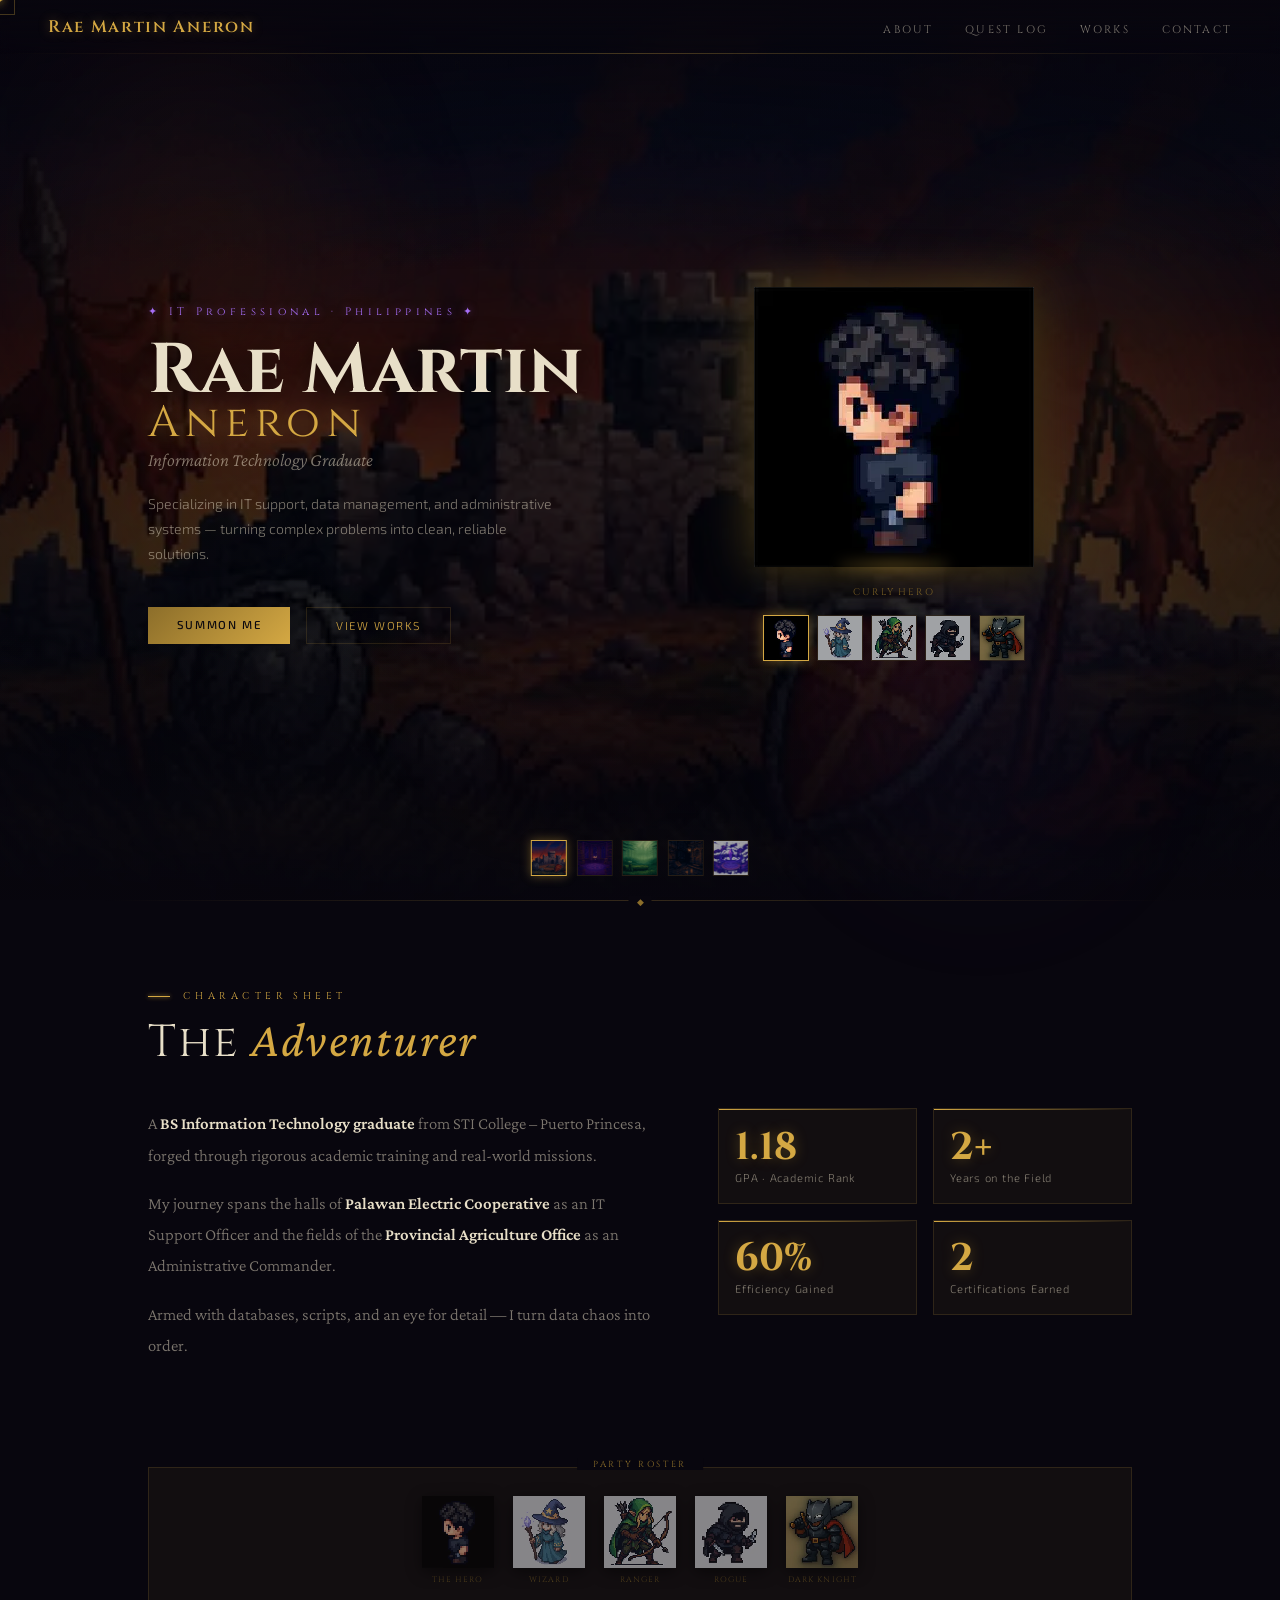
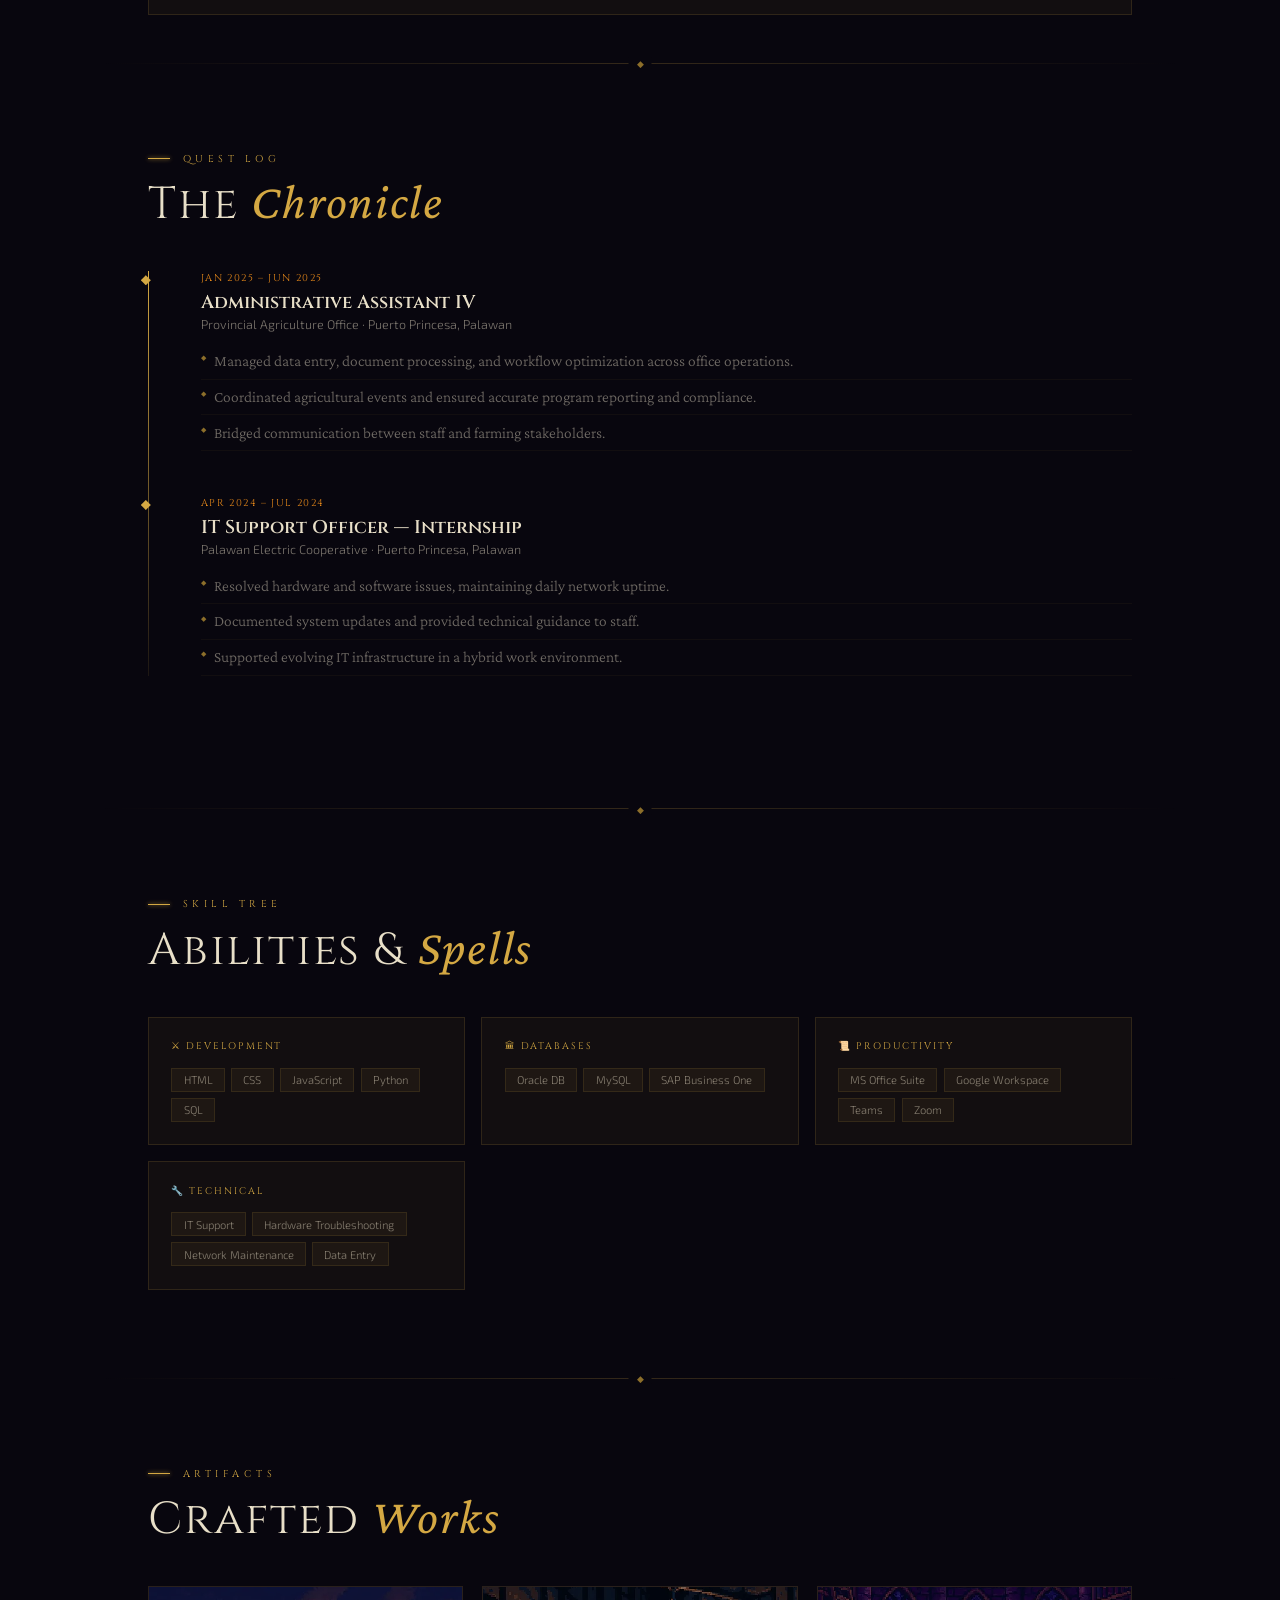
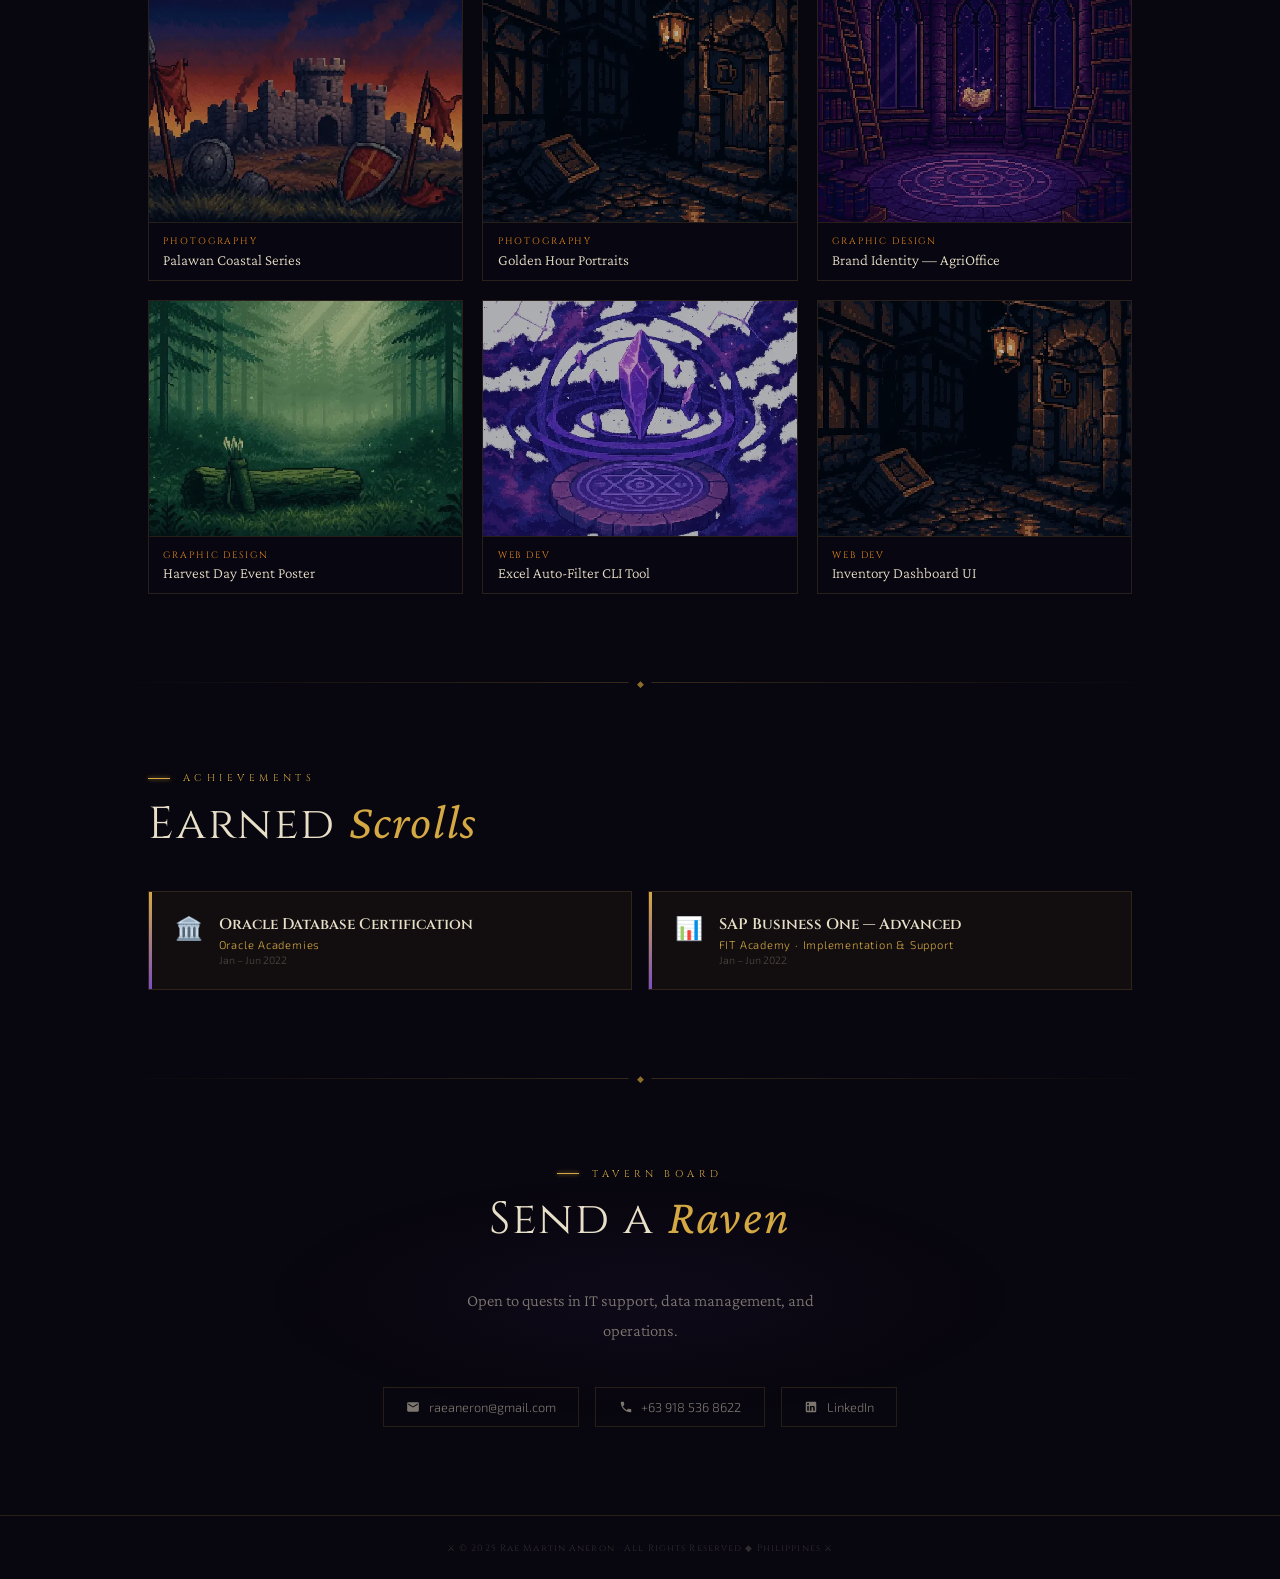
<file: index (1).html>
<!DOCTYPE html>
<html lang="en">
<head>
<meta charset="UTF-8"/>
<meta name="viewport" content="width=device-width,initial-scale=1.0"/>
<title>Rae Martin Aneron</title>
<meta name="description" content="Rae Martin Aneron — IT Professional, BS Information Technology Graduate from the Philippines. Specializing in IT support, data management, and administrative systems." />
<meta name="keywords" content="Rae Martin Aneron, IT Professional, Philippines, Portfolio, Web Developer" />
<meta property="og:title" content="Rae Martin Aneron — IT Professional" />
<meta property="og:description" content="Portfolio of Rae Martin Aneron — IT support, data management, and administrative systems specialist." />
<meta property="og:type" content="website" />
<link href="https://fonts.googleapis.com/css2?family=Cinzel:wght@400;600;700&family=Crimson+Pro:ital,wght@0,300;0,400;1,300;1,400&family=Exo+2:wght@300;400;500&display=swap" rel="stylesheet"/>
<script src="https://identity.netlify.com/v1/netlify-identity-widget.js"></script>
<style>
:root{
  --void:#08060e;
  --dungeon:#0d0b16;
  --gold:#d4a843;
  --gold-dim:#8c6e2a;
  --amber:#e8891a;
  --purple:#7b4fc4;
  --magic:#a66ef5;
  --blood:#8b1a1a;
  --text:#e8dfc8;
  --dim:rgba(232,223,200,0.52);
  --glass:rgba(212,168,67,0.05);
  --gb:rgba(212,168,67,0.15);
}
*,*::before,*::after{box-sizing:border-box;margin:0;padding:0}
html{scroll-behavior:smooth}
body{background:var(--void);color:var(--text);font-family:'Exo 2',sans-serif;font-weight:300;overflow-x:hidden;cursor:none}

/* CURSOR */
#cur{width:14px;height:14px;position:fixed;pointer-events:none;z-index:9999;transform:translate(-50%,-50%);font-size:14px;color:var(--gold);text-shadow:0 0 8px var(--gold),0 0 16px rgba(212,168,67,.5);line-height:1}
#cur::before{content:'✦'}
#cur-r{width:30px;height:30px;border:1px solid rgba(212,168,67,.3);position:fixed;pointer-events:none;z-index:9998;transform:translate(-50%,-50%);transition:left .16s ease-out,top .16s ease-out}

/* BG */
#scene-bg{
  position:fixed;inset:0;z-index:0;
  background-size:cover;background-position:center;
  transition:background-image 1s ease;
  filter:brightness(.28) saturate(.8);
}
#scene-overlay{
  position:fixed;inset:0;z-index:1;pointer-events:none;
  background:
    linear-gradient(to bottom, rgba(8,6,14,.55) 0%, transparent 30%, transparent 70%, rgba(8,6,14,.8) 100%),
    radial-gradient(ellipse 70% 60% at 50% 50%, transparent 40%, rgba(8,6,14,.6) 100%);
}

/* TORCHES */
.torches{position:fixed;inset:0;pointer-events:none;z-index:2}
.torch{position:absolute;border-radius:50%;filter:blur(70px);animation:flicker ease-in-out infinite}
.t1{width:320px;height:420px;background:rgba(200,80,10,.07);top:5%;left:3%;animation-duration:4.5s}
.t2{width:260px;height:360px;background:rgba(212,168,67,.06);top:25%;right:5%;animation-duration:5.5s;animation-delay:-2s}
.t3{width:220px;height:320px;background:rgba(139,26,26,.06);bottom:15%;left:35%;animation-duration:3.8s;animation-delay:-1s}
.t4{width:290px;height:380px;background:rgba(123,79,196,.05);bottom:3%;right:12%;animation-duration:6.2s;animation-delay:-3s}
@keyframes flicker{0%,100%{opacity:1;transform:scale(1)}25%{opacity:.65;transform:scale(.94)}50%{opacity:.88;transform:scale(1.03)}75%{opacity:.58;transform:scale(.97)}}

/* RUNE BG */
#rune-canvas{position:fixed;inset:0;z-index:2;pointer-events:none;opacity:.35}

/* SPARKS */
#px-canvas{position:fixed;inset:0;z-index:3;pointer-events:none;image-rendering:pixelated}

/* NAV */
nav{position:fixed;top:0;left:0;right:0;padding:1rem 3rem;display:flex;align-items:center;justify-content:space-between;z-index:100;background:linear-gradient(to bottom,rgba(8,6,14,.95),transparent);backdrop-filter:blur(6px)}
nav::after{content:'';position:absolute;bottom:0;left:0;right:0;height:1px;background:linear-gradient(to right,transparent,rgba(212,168,67,.3),transparent)}
.logo{font-family:'Cinzel',serif;font-size:1.05rem;font-weight:600;color:var(--gold);text-decoration:none;letter-spacing:.1em;text-shadow:0 0 12px rgba(212,168,67,.4)}
.nav-links{display:flex;gap:2rem;list-style:none}
.nav-links a{color:var(--dim);text-decoration:none;font-size:.68rem;letter-spacing:.2em;text-transform:uppercase;font-family:'Cinzel',serif;position:relative;transition:color .3s}
.nav-links a::after{content:'';position:absolute;bottom:-3px;left:0;width:0;height:1px;background:var(--gold);box-shadow:0 0 4px var(--gold);transition:width .3s}
.nav-links a:hover{color:var(--gold)}
.nav-links a:hover::after{width:100%}

/* SCENE SWITCHER */
.scene-switcher{position:fixed;bottom:1.5rem;left:50%;transform:translateX(-50%);display:flex;gap:.6rem;z-index:50}
.scene-btn{width:36px;height:36px;border:1px solid var(--gb);background:rgba(8,6,14,.7);cursor:pointer;overflow:hidden;padding:0;transition:border-color .3s,transform .2s;backdrop-filter:blur(4px)}
.scene-btn img{width:100%;height:100%;object-fit:cover;filter:brightness(.7)}
.scene-btn:hover{border-color:var(--gold);transform:scale(1.1)}
.scene-btn:hover img{filter:brightness(1)}
.scene-btn.active{border-color:var(--gold);box-shadow:0 0 10px rgba(212,168,67,.4)}

/* WRAP */
.wrap{position:relative;z-index:10}

/* HERO */
#hero{min-height:100vh;display:grid;grid-template-columns:1fr 1fr;align-items:center;padding:6rem 3rem 3rem;gap:2rem}
.hero-eyebrow{font-family:'Cinzel',serif;font-size:.68rem;letter-spacing:.4em;color:var(--magic);text-shadow:0 0 8px rgba(166,110,245,.5);margin-bottom:1.2rem;opacity:0;animation:fadeUp .6s .1s forwards}
h1{font-family:'Cinzel',serif;font-size:clamp(2.6rem,5.5vw,5rem);font-weight:700;line-height:.92;margin-bottom:.4rem;opacity:0;animation:fadeUp .6s .3s forwards;text-shadow:0 2px 30px rgba(0,0,0,.8)}
h1 .sur{display:block;font-weight:400;font-size:.62em;color:var(--gold);letter-spacing:.14em;text-shadow:0 0 20px rgba(212,168,67,.5)}
.hero-sub{font-family:'Crimson Pro',serif;font-style:italic;font-size:1.15rem;color:var(--dim);margin-bottom:1.3rem;opacity:0;animation:fadeUp .6s .5s forwards}
.hero-p{font-size:.88rem;color:var(--dim);line-height:1.8;margin-bottom:2.5rem;opacity:0;animation:fadeUp .6s .7s forwards;max-width:420px}
.ctas{display:flex;gap:1rem;flex-wrap:wrap;opacity:0;animation:fadeUp .6s .9s forwards}
.btn{padding:.65rem 1.8rem;font-family:'Exo 2',sans-serif;font-size:.72rem;letter-spacing:.14em;text-transform:uppercase;text-decoration:none;transition:all .3s;display:inline-block;border:none;cursor:pointer}
.btn-p{background:linear-gradient(135deg,var(--gold-dim),var(--gold));color:#08060e;font-weight:500}
.btn-p:hover{transform:translateY(-2px);box-shadow:0 6px 24px rgba(212,168,67,.4)}
.btn-g{background:transparent;color:var(--gold);border:1px solid var(--gb)}
.btn-g:hover{border-color:var(--gold);background:rgba(212,168,67,.08);transform:translateY(-2px)}

/* HERO CHARACTER */
.hero-char-side{display:flex;flex-direction:column;align-items:center;gap:1rem;opacity:0;animation:fadeUp .8s .4s forwards}
.char-display{position:relative;display:inline-block}
#hero-char{height:280px;object-fit:contain;image-rendering:pixelated;filter:drop-shadow(0 0 24px rgba(212,168,67,.35)) drop-shadow(0 8px 16px rgba(0,0,0,.9));transition:opacity .3s,transform .3s}
.char-glow{position:absolute;bottom:-4px;left:50%;transform:translateX(-50%);width:110px;height:16px;background:radial-gradient(ellipse,rgba(212,168,67,.35),transparent);filter:blur(6px);animation:glowPulse 2s ease-in-out infinite}
@keyframes glowPulse{0%,100%{opacity:.9;transform:translateX(-50%) scaleX(1)}50%{opacity:.4;transform:translateX(-50%) scaleX(.65)}}
.char-selector{display:flex;gap:.5rem;justify-content:center;flex-wrap:wrap}
.char-btn{width:46px;height:46px;border:1px solid var(--gb);background:rgba(8,6,14,.65);cursor:pointer;overflow:hidden;padding:0;transition:all .25s;backdrop-filter:blur(4px)}
.char-btn img{width:100%;height:100%;object-fit:cover;object-position:center top;image-rendering:pixelated;filter:brightness(.7);transition:filter .25s}
.char-btn:hover{border-color:var(--gold);transform:scale(1.1)}
.char-btn:hover img{filter:brightness(1)}
.char-btn.active{border-color:var(--gold);box-shadow:0 0 12px rgba(212,168,67,.45)}
.char-btn.active img{filter:brightness(1)}
.char-name-tag{font-family:'Cinzel',serif;font-size:.6rem;letter-spacing:.2em;color:var(--gold-dim);text-align:center}

/* SECTIONS */
section{padding:5.5rem 3rem;max-width:1080px;margin:0 auto}
.s-eye{font-family:'Cinzel',serif;font-size:.62rem;letter-spacing:.45em;text-transform:uppercase;color:var(--gold);display:flex;align-items:center;gap:.8rem;margin-bottom:.6rem}
.s-eye::before{content:'';width:22px;height:1px;background:var(--gold);box-shadow:0 0 4px var(--gold);flex-shrink:0}
h2{font-family:'Cinzel',serif;font-size:clamp(1.7rem,3.5vw,2.8rem);font-weight:400;line-height:1.1;margin-bottom:2.6rem;letter-spacing:.04em}
h2 em{font-style:italic;font-family:'Crimson Pro',serif;color:var(--gold);font-size:1.1em}
.div{max-width:1080px;margin:0 auto;height:1px;background:linear-gradient(to right,transparent,rgba(212,168,67,.22),transparent);position:relative;overflow:visible}
.div::before{content:'◆';position:absolute;top:50%;left:50%;transform:translate(-50%,-50%);color:var(--gold-dim);font-size:.55rem;background:var(--void);padding:0 .5rem}

/* ABOUT */
.about-grid{display:grid;grid-template-columns:1.1fr .9fr;gap:4rem;align-items:start}
.about-text p{font-family:'Crimson Pro',serif;font-size:1.05rem;line-height:1.85;color:var(--dim);margin-bottom:1.1rem}
.about-text p strong{color:var(--text);font-weight:600}
.stats{display:grid;grid-template-columns:1fr 1fr;gap:1rem}
.stat{background:var(--glass);border:1px solid var(--gb);padding:1.2rem 1rem;position:relative;transition:transform .3s,border-color .3s}
.stat::before{content:'';position:absolute;top:0;left:0;width:100%;height:1px;background:linear-gradient(to right,var(--gold),transparent)}
.stat:hover{transform:translateY(-3px);border-color:rgba(212,168,67,.3)}
.stat-n{font-family:'Cinzel',serif;font-size:2.4rem;font-weight:700;color:var(--gold);line-height:1;text-shadow:0 0 14px rgba(212,168,67,.3);margin-bottom:.22rem}
.stat-l{font-size:.7rem;letter-spacing:.07em;color:var(--dim)}

/* PARTY ROW */
.party-row{display:flex;gap:1.2rem;justify-content:center;align-items:flex-end;flex-wrap:wrap;padding:1.8rem;background:var(--glass);border:1px solid var(--gb);position:relative;margin-bottom:0}
.party-row::before{content:'PARTY ROSTER';position:absolute;top:-10px;left:50%;transform:translateX(-50%);background:var(--void);padding:0 1rem;font-family:'Cinzel',serif;font-size:.55rem;letter-spacing:.3em;color:var(--gold-dim)}
.party-member{display:flex;flex-direction:column;align-items:center;gap:.35rem;opacity:.55;transition:opacity .3s,transform .3s;cursor:default}
.party-member:hover{opacity:1;transform:translateY(-5px)}
.party-member img{height:72px;object-fit:contain;image-rendering:pixelated;filter:drop-shadow(0 4px 8px rgba(0,0,0,.9))}
.party-label{font-family:'Cinzel',serif;font-size:.5rem;letter-spacing:.14em;color:var(--gold-dim)}

/* TIMELINE */
.tl{position:relative;padding-left:1.8rem}
.tl::before{content:'';position:absolute;left:0;top:0;bottom:0;width:1px;background:linear-gradient(to bottom,var(--gold),rgba(212,168,67,.1))}
.tl-item{position:relative;margin-bottom:2.8rem;padding-left:1.5rem}
.tl-dot{position:absolute;left:-2.25rem;top:.25rem;width:10px;height:10px;background:var(--gold);clip-path:polygon(50% 0%,100% 50%,50% 100%,0% 50%);box-shadow:0 0 10px rgba(212,168,67,.5)}
.tl-date{font-family:'Cinzel',serif;font-size:.62rem;letter-spacing:.16em;color:var(--amber);text-transform:uppercase;margin-bottom:.3rem}
.tl-role{font-family:'Cinzel',serif;font-size:1.15rem;font-weight:600;margin-bottom:.12rem}
.tl-co{font-size:.78rem;color:var(--dim);margin-bottom:.75rem}
.tl-pts{list-style:none}
.tl-pts li{font-family:'Crimson Pro',serif;font-size:.97rem;color:rgba(232,223,200,.46);line-height:1.7;padding:.26rem 0 .26rem .85rem;border-bottom:1px solid rgba(212,168,67,.05);position:relative}
.tl-pts li::before{content:'◆';position:absolute;left:0;color:var(--gold-dim);font-size:.42rem;top:.52rem}

/* SKILLS */
.sk-grid{display:grid;grid-template-columns:repeat(auto-fit,minmax(235px,1fr));gap:1rem}
.sk-card{background:var(--glass);border:1px solid var(--gb);padding:1.4rem;position:relative;overflow:hidden;transition:transform .3s,border-color .3s}
.sk-card::before{content:'';position:absolute;top:0;left:0;width:100%;height:1px;background:linear-gradient(to right,var(--gold),var(--purple));transform:scaleX(0);transform-origin:left;transition:transform .35s}
.sk-card:hover::before{transform:scaleX(1)}
.sk-card:hover{transform:translateY(-3px);border-color:rgba(212,168,67,.25)}
.sk-title{font-family:'Cinzel',serif;font-size:.6rem;letter-spacing:.2em;text-transform:uppercase;color:var(--gold);margin-bottom:.9rem}
.tags{display:flex;flex-wrap:wrap;gap:.4rem}
.tag{font-size:.7rem;padding:.28rem .7rem;background:rgba(212,168,67,.06);border:1px solid rgba(212,168,67,.12);color:var(--dim);transition:all .2s}
.tag:hover{background:rgba(212,168,67,.14);color:var(--text);border-color:rgba(212,168,67,.3)}

/* WORKS — use real scene images as backgrounds */
.works-grid{display:grid;grid-template-columns:repeat(3,1fr);gap:1.2rem}
.work-card{position:relative;overflow:hidden;border:1px solid var(--gb);transition:all .35s;cursor:pointer;background:#0a0814}
.work-card:hover{border-color:rgba(212,168,67,.5);transform:translateY(-5px);box-shadow:0 16px 40px rgba(0,0,0,.7),0 0 28px rgba(212,168,67,.1)}
.work-thumb{width:100%;aspect-ratio:4/3;position:relative;overflow:hidden}
.work-thumb img{width:100%;height:100%;object-fit:cover;image-rendering:pixelated;filter:brightness(.75) saturate(.85);transition:filter .4s,transform .4s}
.work-card:hover .work-thumb img{filter:brightness(.95) saturate(1.1);transform:scale(1.04)}
.work-overlay{position:absolute;inset:0;background:linear-gradient(to top,rgba(8,6,14,.96) 0%,rgba(8,6,14,.35) 55%,transparent 100%);opacity:0;transition:opacity .35s;display:flex;align-items:flex-end;padding:1rem}
.work-card:hover .work-overlay{opacity:1}
.work-ot{font-family:'Cinzel',serif;font-size:.62rem;letter-spacing:.18em;text-transform:uppercase;color:var(--gold)}
.work-info{padding:.75rem .9rem;border-top:1px solid var(--gb);background:rgba(8,6,14,.6)}
.work-cat{font-size:.58rem;letter-spacing:.2em;text-transform:uppercase;color:var(--amber);margin-bottom:.22rem;font-family:'Cinzel',serif}
.work-title{font-family:'Crimson Pro',serif;font-size:.95rem;color:var(--text)}

/* CERTS */
.cert-row{display:grid;grid-template-columns:repeat(auto-fit,minmax(275px,1fr));gap:1rem}
.cert{background:var(--glass);border:1px solid var(--gb);padding:1.4rem 1.6rem;display:flex;gap:1rem;align-items:flex-start;transition:all .3s;position:relative}
.cert::before{content:'';position:absolute;top:0;left:0;width:3px;height:100%;background:linear-gradient(to bottom,var(--gold),var(--purple))}
.cert:hover{transform:translateY(-3px);border-color:rgba(212,168,67,.28)}
.cert-ico{font-size:1.4rem;flex-shrink:0}
.cert-name{font-family:'Cinzel',serif;font-size:.95rem;margin-bottom:.18rem;font-weight:600}
.cert-by{font-size:.7rem;color:var(--gold);letter-spacing:.07em;margin-bottom:.15rem}
.cert-yr{font-size:.66rem;color:rgba(232,223,200,.28)}

/* CONTACT */
#contact{text-align:center;padding:5.5rem 3rem;position:relative}
#contact::before{content:'';position:absolute;inset:0;background:radial-gradient(ellipse 50% 40% at 50% 50%,rgba(123,79,196,.06) 0%,transparent 70%);pointer-events:none}
.c-links{display:flex;justify-content:center;gap:1rem;flex-wrap:wrap;margin-top:2.5rem}
.c-link{display:flex;align-items:center;gap:.55rem;color:var(--dim);text-decoration:none;font-size:.8rem;padding:.7rem 1.4rem;border:1px solid var(--gb);transition:all .3s}
.c-link:hover{color:var(--gold);border-color:var(--gold);background:rgba(212,168,67,.06);transform:translateY(-2px)}
.c-link svg{width:14px;height:14px;fill:currentColor}

footer{text-align:center;padding:1.6rem;font-family:'Cinzel',serif;font-size:.58rem;color:rgba(232,223,200,.18);letter-spacing:.12em;border-top:1px solid var(--gb);position:relative;z-index:10}

/* ANIMS */
@keyframes fadeUp{from{opacity:0;transform:translateY(16px)}to{opacity:1;transform:translateY(0)}}
.rev{opacity:0;transform:translateY(22px);transition:opacity .6s,transform .6s}
.rev.on{opacity:1;transform:translateY(0)}

@media(max-width:900px){
  #hero{grid-template-columns:1fr;padding-top:7rem}
  .hero-char-side{display:none}
  .works-grid{grid-template-columns:repeat(2,1fr)}
  .about-grid{grid-template-columns:1fr;gap:2.5rem}
}
@media(max-width:580px){
  nav{padding:1rem 1.5rem}
  .nav-links{display:none}
  section{padding:4rem 1.5rem}
  .works-grid{grid-template-columns:1fr}
  .c-links{flex-direction:column;align-items:center}
}
</style>
</head>
<body>

<div id="cur"></div>
<div id="cur-r"></div>
<div id="scene-bg"></div>
<div id="scene-overlay"></div>
<div class="torches"><div class="torch t1"></div><div class="torch t2"></div><div class="torch t3"></div><div class="torch t4"></div></div>
<canvas id="rune-canvas"></canvas>
<canvas id="px-canvas"></canvas>

<nav>
  <a href="#hero" class="logo">Rae Martin Aneron</a>
  <ul class="nav-links">
    <li><a href="#about">About</a></li>
    <li><a href="#experience">Quest Log</a></li>
    <li><a href="#works">Works</a></li>
    <li><a href="#contact">Contact</a></li>
  </ul>
</nav>

<div class="wrap">

<!-- HERO -->
<section id="hero">
  <div class="hero-text">
    <div class="hero-eyebrow">✦ IT Professional · Philippines ✦</div>
    <h1>Rae Martin<span class="sur">Aneron</span></h1>
    <div class="hero-sub">Information Technology Graduate</div>
    <p class="hero-p">Specializing in IT support, data management, and administrative systems — turning complex problems into clean, reliable solutions.</p>
    <div class="ctas">
      <a href="#contact" class="btn btn-p">Summon Me</a>
      <a href="#works" class="btn btn-g">View Works</a>
    </div>
  </div>
  <div class="hero-char-side">
    <div class="char-display">
      <img id="hero-char" src="" alt="Character"/>
      <div class="char-glow"></div>
    </div>
    <div id="char-name" class="char-name-tag">CURLY HERO</div>
    <div class="char-selector" id="charSel"></div>
  </div>
</section>

<!-- SCENE SWITCHER -->
<div class="scene-switcher" id="sceneSwitcher"></div>

<div class="div"></div>

<!-- ABOUT -->
<section id="about">
  <div class="s-eye">Character Sheet</div>
  <h2>The <em>Adventurer</em></h2>
  <div class="about-grid rev">
    <div class="about-text">
      <p>A <strong>BS Information Technology graduate</strong> from STI College – Puerto Princesa, forged through rigorous academic training and real-world missions.</p>
      <p>My journey spans the halls of <strong>Palawan Electric Cooperative</strong> as an IT Support Officer and the fields of the <strong>Provincial Agriculture Office</strong> as an Administrative Commander.</p>
      <p>Armed with databases, scripts, and an eye for detail — I turn data chaos into order.</p>
    </div>
    <div class="stats">
      <div class="stat"><div class="stat-n">1.18</div><div class="stat-l">GPA · Academic Rank</div></div>
      <div class="stat"><div class="stat-n">2+</div><div class="stat-l">Years on the Field</div></div>
      <div class="stat"><div class="stat-n">60%</div><div class="stat-l">Efficiency Gained</div></div>
      <div class="stat"><div class="stat-n">2</div><div class="stat-l">Certifications Earned</div></div>
    </div>
  </div>
</section>

<!-- PARTY -->
<section style="padding-top:0;padding-bottom:3rem">
  <div class="party-row rev" id="partyRow"></div>
</section>

<div class="div"></div>

<!-- EXPERIENCE -->
<section id="experience">
  <div class="s-eye">Quest Log</div>
  <h2>The <em>Chronicle</em></h2>
  <div class="tl rev">
    <div class="tl-item">
      <div class="tl-dot"></div>
      <div class="tl-date">Jan 2025 – Jun 2025</div>
      <div class="tl-role">Administrative Assistant IV</div>
      <div class="tl-co">Provincial Agriculture Office · Puerto Princesa, Palawan</div>
      <ul class="tl-pts">
        <li>Managed data entry, document processing, and workflow optimization across office operations.</li>
        <li>Coordinated agricultural events and ensured accurate program reporting and compliance.</li>
        <li>Bridged communication between staff and farming stakeholders.</li>
      </ul>
    </div>
    <div class="tl-item">
      <div class="tl-dot"></div>
      <div class="tl-date">Apr 2024 – Jul 2024</div>
      <div class="tl-role">IT Support Officer — Internship</div>
      <div class="tl-co">Palawan Electric Cooperative · Puerto Princesa, Palawan</div>
      <ul class="tl-pts">
        <li>Resolved hardware and software issues, maintaining daily network uptime.</li>
        <li>Documented system updates and provided technical guidance to staff.</li>
        <li>Supported evolving IT infrastructure in a hybrid work environment.</li>
      </ul>
    </div>
  </div>
</section>

<div class="div"></div>

<!-- SKILLS -->
<section id="skills">
  <div class="s-eye">Skill Tree</div>
  <h2>Abilities &amp; <em>Spells</em></h2>
  <div class="sk-grid rev">
    <div class="sk-card"><div class="sk-title">⚔ Development</div><div class="tags"><span class="tag">HTML</span><span class="tag">CSS</span><span class="tag">JavaScript</span><span class="tag">Python</span><span class="tag">SQL</span></div></div>
    <div class="sk-card"><div class="sk-title">🏛 Databases</div><div class="tags"><span class="tag">Oracle DB</span><span class="tag">MySQL</span><span class="tag">SAP Business One</span></div></div>
    <div class="sk-card"><div class="sk-title">📜 Productivity</div><div class="tags"><span class="tag">MS Office Suite</span><span class="tag">Google Workspace</span><span class="tag">Teams</span><span class="tag">Zoom</span></div></div>
    <div class="sk-card"><div class="sk-title">🔧 Technical</div><div class="tags"><span class="tag">IT Support</span><span class="tag">Hardware Troubleshooting</span><span class="tag">Network Maintenance</span><span class="tag">Data Entry</span></div></div>
  </div>
</section>

<div class="div"></div>

<!-- WORKS -->
<section id="works">
  <div class="s-eye">Artifacts</div>
  <h2>Crafted <em>Works</em></h2>
  <div class="works-grid rev" id="worksGrid">
    <!-- populated by JS -->
  </div>
</section>

<div class="div"></div>

<!-- CERTS -->
<section id="certifications">
  <div class="s-eye">Achievements</div>
  <h2>Earned <em>Scrolls</em></h2>
  <div class="cert-row rev">
    <div class="cert"><div class="cert-ico">🏛️</div><div><div class="cert-name">Oracle Database Certification</div><div class="cert-by">Oracle Academies</div><div class="cert-yr">Jan – Jun 2022</div></div></div>
    <div class="cert"><div class="cert-ico">📊</div><div><div class="cert-name">SAP Business One — Advanced</div><div class="cert-by">FIT Academy · Implementation &amp; Support</div><div class="cert-yr">Jan – Jun 2022</div></div></div>
  </div>
</section>

<div class="div"></div>

<!-- CONTACT -->
<section id="contact">
  <div class="s-eye" style="justify-content:center">Tavern Board</div>
  <h2 class="rev">Send a <em>Raven</em></h2>
  <p class="rev" style="font-family:'Crimson Pro',serif;font-size:1.05rem;color:var(--dim);max-width:380px;margin:0 auto;line-height:1.8">Open to quests in IT support, data management, and operations.</p>
  <div class="c-links rev">
    <a href="mailto:raeaneron@gmail.com" class="c-link"><svg viewBox="0 0 24 24"><path d="M20 4H4c-1.1 0-2 .9-2 2v12c0 1.1.9 2 2 2h16c1.1 0 2-.9 2-2V6c0-1.1-.9-2-2-2zm0 4l-8 5-8-5V6l8 5 8-5v2z"/></svg>raeaneron@gmail.com</a>
    <a href="tel:+639185368622" class="c-link"><svg viewBox="0 0 24 24"><path d="M6.62 10.79c1.44 2.83 3.76 5.14 6.59 6.59l2.2-2.2c.27-.27.67-.36 1.02-.24 1.12.37 2.33.57 3.57.57.55 0 1 .45 1 1V20c0 .55-.45 1-1 1-9.39 0-17-7.61-17-17 0-.55.45-1 1-1h3.5c.55 0 1 .45 1 1 0 1.25.2 2.45.57 3.57.11.35.03.74-.25 1.02l-2.2 2.2z"/></svg>+63 918 536 8622</a>
    <a href="https://www.linkedin.com/in/rae-martin-aneron-4156382aa" target="_blank" class="c-link"><svg viewBox="0 0 24 24"><path d="M19 3a2 2 0 0 1 2 2v14a2 2 0 0 1-2 2H5a2 2 0 0 1-2-2V5a2 2 0 0 1 2-2h14m-.5 15.5v-5.3a3.26 3.26 0 0 0-3.26-3.26c-.85 0-1.84.52-2.32 1.3v-1.11h-2.79v8.37h2.79v-4.93c0-.77.62-1.4 1.39-1.4a1.4 1.4 0 0 1 1.4 1.4v4.93h2.79M6.88 8.56a1.68 1.68 0 0 0 1.68-1.68c0-.93-.75-1.69-1.68-1.69a1.69 1.69 0 0 0-1.69 1.69c0 .93.76 1.68 1.69 1.68m1.39 9.94v-8.37H5.5v8.37h2.77z"/></svg>LinkedIn</a>
  </div>
</section>

</div><!-- wrap -->
<footer>⚔ © 2025 Rae Martin Aneron · All Rights Reserved ◆ Philippines ⚔</footer>

<script>
const IMG_CASTLE = "[data-uri]";
const IMG_LIBRARY = "[data-uri]";
const IMG_FOREST = "[data-uri]";
const IMG_ALLEY = "[data-uri]";
const IMG_PORTAL = "[data-uri]";
const IMG_WIZARD = "[data-uri]";
const IMG_RANGER = "[data-uri]";
const IMG_ROGUE = "[data-uri]";
const IMG_BATMAN = "[data-uri]";
const IMG_CURLY = "[data-uri]";

/* ── DATA ── */
const SCENES = [
  {img: IMG_CASTLE,  label: 'Battlefield'},
  {img: IMG_LIBRARY, label: 'Arcane Library'},
  {img: IMG_FOREST,  label: 'Enchanted Forest'},
  {img: IMG_ALLEY,   label: 'Dark Alley'},
  {img: IMG_PORTAL,  label: 'Crystal Portal'},
];

const CHARS = [
  {img: IMG_CURLY,  name: 'The Hero'},
  {img: IMG_WIZARD, name: 'Wizard'},
  {img: IMG_RANGER, name: 'Ranger'},
  {img: IMG_ROGUE,  name: 'Rogue'},
  {img: IMG_BATMAN, name: 'Dark Knight'},
];

const WORKS = [
  {img: IMG_CASTLE,  cat: 'Photography',    title: 'Palawan Coastal Series'},
  {img: IMG_ALLEY,   cat: 'Photography',    title: 'Golden Hour Portraits'},
  {img: IMG_LIBRARY, cat: 'Graphic Design', title: 'Brand Identity — AgriOffice'},
  {img: IMG_FOREST,  cat: 'Graphic Design', title: 'Harvest Day Event Poster'},
  {img: IMG_PORTAL,  cat: 'Web Dev',        title: 'Excel Auto-Filter CLI Tool'},
  {img: IMG_ALLEY,   cat: 'Web Dev',        title: 'Inventory Dashboard UI'},
];

/* ── CURSOR ── */
const cur=document.getElementById('cur'),curR=document.getElementById('cur-r');
let mx=0,my=0;
document.addEventListener('mousemove',e=>{mx=e.clientX;my=e.clientY;cur.style.left=mx+'px';cur.style.top=my+'px';curR.style.left=mx+'px';curR.style.top=my+'px'});

/* ── SCENE BG ── */
const sceneBg=document.getElementById('scene-bg');
let activeScene=0;
function setScene(i,btns){
  sceneBg.style.backgroundImage=`url('${SCENES[i].img}')`;
  btns.forEach((b,j)=>b.classList.toggle('active',j===i));
  activeScene=i;
}

const sceneSwitcher=document.getElementById('sceneSwitcher');
const sceneBtns=[];
SCENES.forEach((s,i)=>{
  const btn=document.createElement('button');
  btn.className='scene-btn'+(i===0?' active':'');
  btn.title=s.label;
  const img=document.createElement('img');
  img.src=s.img;
  btn.appendChild(img);
  btn.onclick=()=>{setScene(i,sceneBtns);clearInterval(sceneTimer);}
  sceneSwitcher.appendChild(btn);
  sceneBtns.push(btn);
});
setScene(0,sceneBtns);
let sceneTimer=setInterval(()=>{activeScene=(activeScene+1)%SCENES.length;setScene(activeScene,sceneBtns);},6000);

/* ── CHARACTER SELECTOR ── */
const heroChar=document.getElementById('hero-char');
const charName=document.getElementById('char-name');
const charSel=document.getElementById('charSel');
let activeChar=0;

function loadChar(i,btns){
  heroChar.style.opacity='0';
  heroChar.style.transform='scale(.9)';
  setTimeout(()=>{
    heroChar.src=CHARS[i].img;
    charName.textContent=CHARS[i].name.toUpperCase();
    heroChar.style.opacity='1';
    heroChar.style.transform='scale(1)';
  },200);
  btns.forEach((b,j)=>b.classList.toggle('active',j===i));
  activeChar=i;
}

const charBtns=[];
CHARS.forEach((c,i)=>{
  const btn=document.createElement('button');
  btn.className='char-btn'+(i===0?' active':'');
  btn.title=c.name;
  const img=document.createElement('img');img.src=c.img;
  btn.appendChild(img);
  btn.onclick=()=>{loadChar(i,charBtns);clearInterval(charTimer);}
  charSel.appendChild(btn);
  charBtns.push(btn);
});
heroChar.src=CHARS[0].img;
let charTimer=setInterval(()=>{activeChar=(activeChar+1)%CHARS.length;loadChar(activeChar,charBtns);},3500);

/* ── PARTY ROSTER ── */
const partyRow=document.getElementById('partyRow');
CHARS.forEach(c=>{
  const div=document.createElement('div');
  div.className='party-member';
  div.innerHTML=`<img src="${c.img}" alt="${c.name}"/><span class="party-label">${c.name.toUpperCase()}</span>`;
  partyRow.appendChild(div);
});

/* ── WORKS GRID ── */
const worksGrid=document.getElementById('worksGrid');
WORKS.forEach(w=>{
  worksGrid.innerHTML+=`
  <div class="work-card">
    <div class="work-thumb">
      <img src="${w.img}" alt="${w.title}"/>
      <div class="work-overlay"><span class="work-ot">Inspect →</span></div>
    </div>
    <div class="work-info">
      <div class="work-cat">${w.cat}</div>
      <div class="work-title">${w.title}</div>
    </div>
  </div>`;
});

/* ── RUNE CANVAS ── */
const runeC=document.getElementById('rune-canvas'),rc=runeC.getContext('2d');
function resizeRune(){runeC.width=innerWidth;runeC.height=innerHeight;drawRunes();}
function drawRunes(){
  rc.clearRect(0,0,runeC.width,runeC.height);
  const runes='ᚠᚢᚦᚨᚱᚲᚷᚹᚺᚾᛁᛃᛇᛈᛉᛊᛏᛒᛖᛗᛚᛜᛞᛟ';
  rc.font='11px serif';
  for(let y=0;y<runeC.height;y+=62){
    for(let x=0;x<runeC.width;x+=56){
      rc.fillStyle=`rgba(212,168,67,${Math.random()*.07+.015})`;
      rc.fillText(runes[Math.floor(Math.random()*runes.length)],x+Math.random()*8,y+Math.random()*8);
    }
  }
}
window.addEventListener('resize',resizeRune);resizeRune();

/* ── SPARK CANVAS ── */
const pxC=document.getElementById('px-canvas'),px=pxC.getContext('2d');
let W,H,sparks=[];
function rsz(){W=pxC.width=innerWidth;H=pxC.height=innerHeight;sparks=Array.from({length:55},mkSpark);}
function mkSpark(){return{x:Math.random()*W,y:H+8,vx:(Math.random()-.5)*.75,vy:-(Math.random()*1.1+.25),life:1,decay:Math.random()*.007+.003,sz:Math.random()<.5?1:2,col:Math.random()<.55?[212,168,67]:[200,75,10]};}
window.addEventListener('resize',rsz);rsz();
(function loop(){
  px.clearRect(0,0,W,H);
  sparks.forEach(s=>{
    s.x+=s.vx;s.y+=s.vy;s.life-=s.decay;
    if(s.life<=0||s.y<0)Object.assign(s,mkSpark());
    px.fillStyle=`rgba(${s.col[0]},${s.col[1]},${s.col[2]},${s.life*.55})`;
    px.fillRect(Math.round(s.x),Math.round(s.y),s.sz,s.sz);
  });
  requestAnimationFrame(loop);
})();

/* ── PARALLAX MOUSE ── */
document.addEventListener('mousemove',e=>{
  const dx=(e.clientX/innerWidth-.5)*18;
  const dy=(e.clientY/innerHeight-.5)*12;
  sceneBg.style.transform=`translate(${dx}px,${dy}px) scale(1.04)`;
});

/* ── SCROLL REVEAL ── */
const obs=new IntersectionObserver(es=>es.forEach(e=>{if(e.isIntersecting)e.target.classList.add('on')}),{threshold:.1});
document.querySelectorAll('.rev').forEach(el=>obs.observe(el));
</script>
<script>
  if (window.netlifyIdentity) {
    window.netlifyIdentity.on("init", user => {
      if (!user) {
        window.netlifyIdentity.on("login", () => {
          document.location.href = "/admin/";
        });
      }
    });
  }
</script>
</body>
</html>
</file>
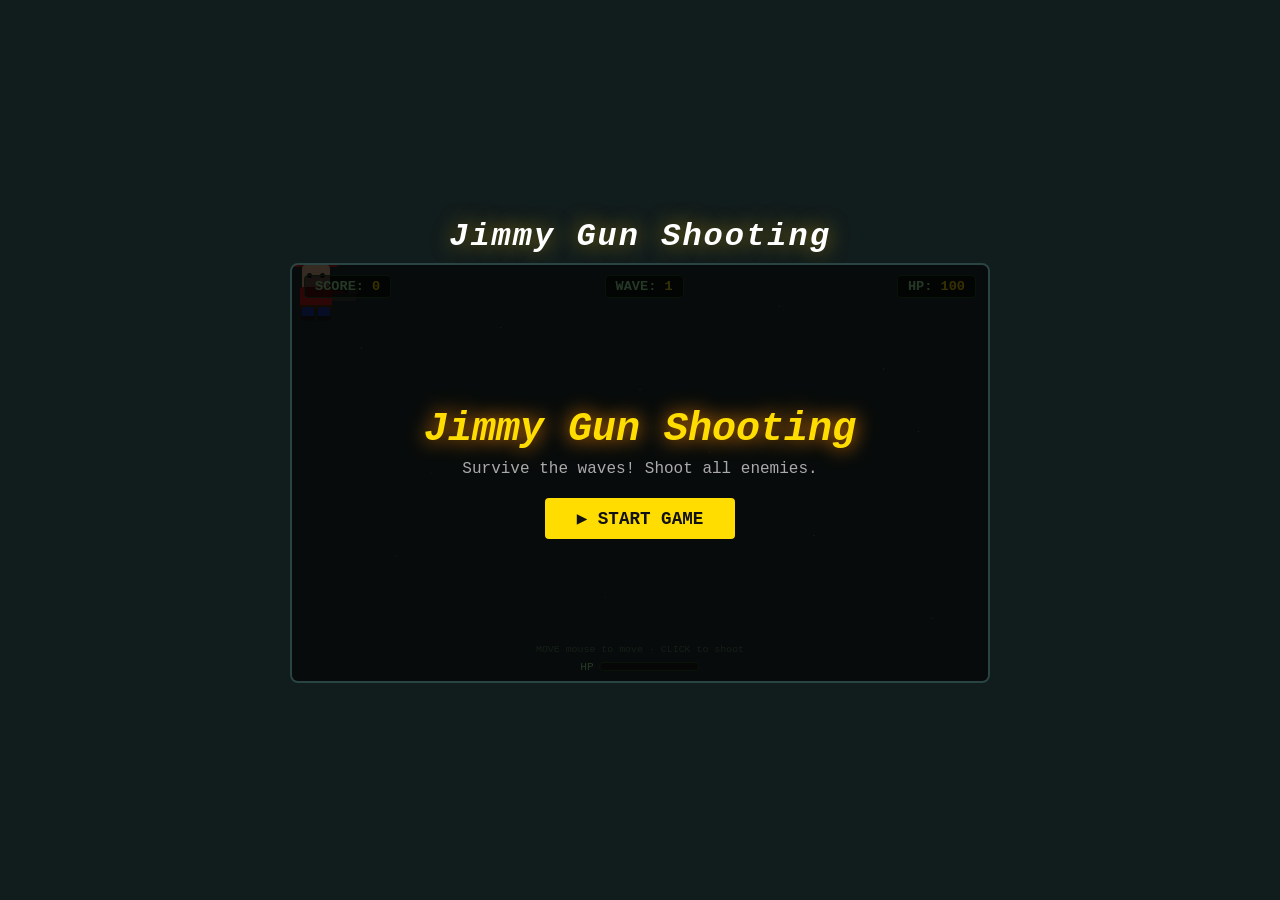
<file: projects/jimmy_gun_shooting.html>
<!DOCTYPE html>
<html lang="en">
<head>
<meta charset="UTF-8">
<meta name="viewport" content="width=device-width, initial-scale=1.0, maximum-scale=1.0, user-scalable=no">
<title>Jimmy Gun Shooting</title>
<style>
  * { margin: 0; padding: 0; box-sizing: border-box; }
  body {
    background: #111c1c;
    display: flex; flex-direction: column; align-items: center; justify-content: center;
    min-height: 100vh; font-family: 'Courier New', monospace;
    overflow: hidden; user-select: none; touch-action: none;
  }
  h1 {
    color: #fff; font-size: clamp(1.1rem, 4vw, 2rem);
    font-style: italic; font-weight: 900; letter-spacing: 2px; margin-bottom: 8px;
    text-shadow: 0 0 20px rgba(255,200,0,0.5);
  }
  #wrapper { display: flex; flex-direction: column; align-items: center; width: 100%; }

  #gameArea {
    position: relative; width: min(700px, 100vw); aspect-ratio: 700/420;
    background: #1e3030; border: 2px solid #2a4444; border-radius: 8px;
    overflow: hidden; cursor: crosshair; touch-action: none;
  }
  #gameArea::before {
    content: ''; position: absolute; inset: 0;
    background-image:
      radial-gradient(1px 1px at 10% 20%, rgba(255,255,255,0.6) 0%, transparent 100%),
      radial-gradient(1px 1px at 30% 15%, rgba(255,255,255,0.4) 0%, transparent 100%),
      radial-gradient(1px 1px at 50% 30%, rgba(255,255,255,0.5) 0%, transparent 100%),
      radial-gradient(1px 1px at 70% 10%, rgba(255,255,255,0.4) 0%, transparent 100%),
      radial-gradient(1px 1px at 85% 25%, rgba(255,255,255,0.6) 0%, transparent 100%),
      radial-gradient(1px 1px at 20% 50%, rgba(255,255,255,0.3) 0%, transparent 100%),
      radial-gradient(1px 1px at 60% 45%, rgba(255,255,255,0.4) 0%, transparent 100%),
      radial-gradient(1px 1px at 90% 40%, rgba(255,255,255,0.5) 0%, transparent 100%),
      radial-gradient(1px 1px at 15% 70%, rgba(255,255,255,0.4) 0%, transparent 100%),
      radial-gradient(1px 1px at 45% 80%, rgba(255,255,255,0.3) 0%, transparent 100%),
      radial-gradient(1px 1px at 75% 65%, rgba(255,255,255,0.5) 0%, transparent 100%),
      radial-gradient(1px 1px at 92% 85%, rgba(255,255,255,0.4) 0%, transparent 100%);
    pointer-events: none;
  }

  /* UI */
  #ui { position: absolute; top: 10px; left: 0; right: 0; display: flex; justify-content: space-between; padding: 0 12px; z-index: 30; pointer-events: none; }
  .ui-box { background: rgba(0,0,0,0.55); border: 1px solid #2a5a2a; border-radius: 4px; padding: 3px 10px; color: #aaffaa; font-size: clamp(0.6rem,2vw,0.85rem); font-weight: bold; }
  .ui-box span { color: #ffdd00; }
  #healthBar { position: absolute; bottom: 8px; left: 50%; transform: translateX(-50%); z-index: 30; display: flex; align-items: center; gap: 6px; pointer-events: none; }
  #healthBar label { color: #aaffaa; font-size: 0.7rem; }
  #healthInner { width: 100px; height: 9px; background: #222; border: 1px solid #2a5a2a; border-radius: 3px; overflow: hidden; }
  #healthFill { height: 100%; transition: width 0.15s; border-radius: 3px; }
  #instructions { position: absolute; bottom: 26px; left: 0; right: 0; text-align: center; color: rgba(170,255,170,0.45); font-size: 0.62rem; pointer-events: none; z-index: 30; }

  /* Jimmy */
  #jimmy { position: absolute; width: 48px; height: 56px; z-index: 10; image-rendering: pixelated; }
  .jimmy-sprite { position: relative; width: 48px; height: 56px; }
  .j-hat { position: absolute; top: -12px; left: 6px; width: 36px; height: 14px; background: #cc2222; border-radius: 3px 3px 0 0; }
  .j-hat::before { content: ''; position: absolute; bottom: 0; left: -4px; width: 44px; height: 5px; background: #cc2222; border-radius: 2px; }
  .j-head { position: absolute; top: 0; left: 10px; width: 28px; height: 24px; background: #f5c5a0; border-radius: 4px; }
  .j-eye { position: absolute; top: 8px; width: 5px; height: 5px; background: #222; border-radius: 50%; }
  .j-eye.left { left: 5px; } .j-eye.right { right: 5px; }
  .j-body { position: absolute; top: 22px; left: 8px; width: 32px; height: 22px; background: #cc2222; border-radius: 3px; }
  .j-belt { position: absolute; top: 40px; left: 8px; width: 32px; height: 5px; background: #553300; }
  .j-leg { position: absolute; bottom: 0; width: 12px; height: 14px; background: #1a3aaa; border-radius: 0 0 3px 3px; }
  .j-leg.left { left: 10px; } .j-leg.right { right: 10px; }
  .j-shoe { position: absolute; bottom: 0; width: 14px; height: 5px; background: #222; border-radius: 0 0 3px 3px; }
  .j-shoe.left { left: 9px; } .j-shoe.right { right: 9px; }
  .j-arm { position: absolute; top: 26px; right: -4px; width: 14px; height: 8px; background: #cc2222; border-radius: 2px; }
  .j-gun { position: absolute; top: 28px; right: -16px; width: 24px; height: 8px; background: #444; border-radius: 2px; }
  .j-gun::before { content: ''; position: absolute; top: -5px; right: -2px; width: 10px; height: 6px; background: #555; }

  /* Enemy */
  .enemy { position: absolute; width: 36px; height: 44px; z-index: 9; }
  .enemy-sprite { position: relative; width: 36px; height: 44px; }
  .e-hat { position: absolute; top: -8px; left: 2px; width: 30px; height: 10px; background: #5a2a00; border-radius: 2px 2px 0 0; }
  .e-head { position: absolute; top: 0; left: 6px; width: 24px; height: 20px; background: #8B4513; border-radius: 4px; }
  .e-eye { position: absolute; top: 6px; width: 4px; height: 4px; background: #ff2222; border-radius: 50%; }
  .e-eye.left { left: 4px; } .e-eye.right { right: 4px; }
  .e-body { position: absolute; top: 18px; left: 4px; width: 28px; height: 18px; background: #5a2a00; border-radius: 2px; }
  .e-leg { position: absolute; bottom: 0; width: 10px; height: 10px; background: #333; border-radius: 0 0 2px 2px; }
  .e-leg.left { left: 6px; } .e-leg.right { right: 6px; }
  .e-gun { position: absolute; top: 22px; right: -10px; width: 18px; height: 6px; background: #666; border-radius: 1px; }

  /* Bullets — round glowing dots, direction-agnostic */
  .bullet  { position: absolute; width: 12px; height: 12px; background: #ffdd00; border-radius: 50%; transform: translateX(-50%) translateY(-50%); z-index: 10; box-shadow: 0 0 10px #ffaa00, 0 0 5px #fff; }
  .ebullet { position: absolute; width:  9px; height:  9px; background: #ff4400; border-radius: 50%; transform: translateX(-50%) translateY(-50%); z-index: 10; box-shadow: 0 0  8px #ff2200; }

  /* Effects */
  .flash { position: absolute; width: 22px; height: 22px; border-radius: 50%; background: radial-gradient(circle, #fff 0%, #ffdd00 40%, transparent 70%); transform: translateX(-50%) translateY(-50%); z-index: 11; pointer-events: none; animation: flashAnim 0.1s forwards; }
  @keyframes flashAnim { 0%{opacity:1;transform:translateX(-50%) translateY(-50%) scale(1);} 100%{opacity:0;transform:translateX(-50%) translateY(-50%) scale(2);} }
  .hit-effect { position: absolute; width: 40px; height: 40px; border-radius: 50%; background: radial-gradient(circle,#ff6600 0%,#ff0000 50%,transparent 70%); transform: translateX(-50%) translateY(-50%); z-index: 20; pointer-events: none; animation: hitAnim 0.3s forwards; }
  @keyframes hitAnim { 0%{opacity:1;transform:translateX(-50%) translateY(-50%) scale(0.5);} 100%{opacity:0;transform:translateX(-50%) translateY(-50%) scale(2);} }

  /* Overlay */
  #overlay { position: absolute; inset: 0; display: flex; flex-direction: column; align-items: center; justify-content: center; background: rgba(0,0,0,0.78); z-index: 50; color: #fff; }
  #overlay h2 { font-size: clamp(1.4rem,5vw,2.5rem); font-style: italic; font-weight: 900; color: #ffdd00; text-shadow: 0 0 20px #ff8800; margin-bottom: 8px; }
  #overlay p { color: #aaa; margin-bottom: 20px; font-size: clamp(0.75rem,2.5vw,1rem); }
  #overlay button { background: #ffdd00; color: #111; border: none; padding: 10px 32px; font-size: clamp(0.85rem,3vw,1.1rem); font-weight: bold; font-family: 'Courier New', monospace; border-radius: 4px; cursor: pointer; }
  #overlay button:active { background: #ffaa00; }

  /* Mobile controls */
  #mobileControls { display: none; width: min(700px,100vw); padding: 10px 20px; justify-content: space-between; align-items: center; margin-top: 6px; }
  #joystickZone { position: relative; width: 110px; height: 110px; background: rgba(255,255,255,0.07); border: 2px solid rgba(255,255,255,0.18); border-radius: 50%; touch-action: none; }
  #joystickKnob { position: absolute; width: 46px; height: 46px; background: rgba(255,221,0,0.75); border: 2px solid #ffdd00; border-radius: 50%; top: 50%; left: 50%; transform: translate(-50%,-50%); pointer-events: none; }
  #shootBtn { width: 84px; height: 84px; background: rgba(204,34,34,0.9); border: 3px solid #ff6666; border-radius: 50%; color: #fff; font-size: 1rem; font-weight: 900; font-family: 'Courier New', monospace; cursor: pointer; display: flex; align-items: center; justify-content: center; touch-action: none; box-shadow: 0 0 18px rgba(204,34,34,0.6); user-select: none; }
  #shootBtn:active { background: rgba(255,80,80,0.95); transform: scale(0.92); }
  #aimZone { position: relative; width: 110px; height: 110px; background: rgba(100,180,255,0.06); border: 2px solid rgba(100,200,255,0.18); border-radius: 50%; touch-action: none; display: flex; align-items: center; justify-content: center; color: rgba(100,200,255,0.5); font-size: 0.58rem; text-align: center; }
  #aimKnob { position: absolute; width: 46px; height: 46px; background: rgba(100,200,255,0.4); border: 2px solid rgba(100,200,255,0.7); border-radius: 50%; top: 50%; left: 50%; transform: translate(-50%,-50%); pointer-events: none; }

  @media (pointer: coarse) {
    #mobileControls { display: flex; }
    #instructions { display: none; }
    body { justify-content: flex-start; padding-top: 6px; }
    h1 { margin-bottom: 4px; }
  }
</style>
</head>
<body>
<div id="wrapper">
  <h1>Jimmy Gun Shooting</h1>
  <div id="gameArea">
    <div id="ui">
      <div class="ui-box">SCORE: <span id="scoreDisplay">0</span></div>
      <div class="ui-box">WAVE: <span id="waveDisplay">1</span></div>
      <div class="ui-box">HP: <span id="hpDisplay">100</span></div>
    </div>
    <div id="jimmy">
      <div class="jimmy-sprite">
        <div class="j-hat"></div>
        <div class="j-head"><div class="j-eye left"></div><div class="j-eye right"></div></div>
        <div class="j-arm"></div><div class="j-gun"></div>
        <div class="j-body"></div><div class="j-belt"></div>
        <div class="j-leg left"></div><div class="j-leg right"></div>
        <div class="j-shoe left"></div><div class="j-shoe right"></div>
      </div>
    </div>
    <div id="healthBar">
      <label>HP</label>
      <div id="healthInner"><div id="healthFill" style="width:100%"></div></div>
    </div>
    <div id="instructions">MOVE mouse to move · CLICK to shoot</div>
    <div id="overlay">
      <h2>Jimmy Gun Shooting</h2>
      <p>Survive the waves! Shoot all enemies.</p>
      <button onclick="startGame()">▶ START GAME</button>
    </div>
  </div>
  <div id="mobileControls">
    <div id="joystickZone"><div id="joystickKnob"></div></div>
    <button id="shootBtn">FIRE</button>
    <div id="aimZone">AIM<br>PAD<div id="aimKnob"></div></div>
  </div>
</div>

<script>
const gameArea     = document.getElementById('gameArea');
const jimmyEl      = document.getElementById('jimmy');
const scoreDisplay = document.getElementById('scoreDisplay');
const waveDisplay  = document.getElementById('waveDisplay');
const hpDisplay    = document.getElementById('hpDisplay');
const healthFill   = document.getElementById('healthFill');
const overlay      = document.getElementById('overlay');
const joystickZone = document.getElementById('joystickZone');
const joystickKnob = document.getElementById('joystickKnob');
const shootBtn     = document.getElementById('shootBtn');
const aimZone      = document.getElementById('aimZone');
const aimKnob      = document.getElementById('aimKnob');

const BASE_W = 700, BASE_H = 420;

function getScale() { return gameArea.getBoundingClientRect().width / BASE_W; }
function toGame(cx, cy) {
  const r = gameArea.getBoundingClientRect(), s = getScale();
  return { x: (cx - r.left) / s, y: (cy - r.top) / s };
}

let score = 0, wave = 1, health = 100, gameRunning = false;
let jimmyX = 326, jimmyY = 182;
// aimX/aimY: the point Jimmy is facing/shooting toward
let aimX = BASE_W, aimY = BASE_H / 2;
let bullets = [], enemies = [], ebullets = [];
let lastTime = 0, spawnTimer = 0, waveTimer = 0;

// Mobile
let joystickId = null, joystickDx = 0, joystickDy = 0;
let aimId = null, aimDx = 1, aimDy = 0, aimActive = false;
let autoShootTimer = 0;
const JOY_R = 32, AIM_R = 32;

function startGame() {
  score = 0; wave = 1; health = 100;
  bullets = []; enemies = []; ebullets = [];
  jimmyX = 326; jimmyY = 182;
  aimX = BASE_W; aimY = BASE_H / 2;
  spawnTimer = 0; waveTimer = 0; autoShootTimer = 0;
  updateUI();
  overlay.style.display = 'none';
  gameRunning = true;
  lastTime = performance.now();
  requestAnimationFrame(loop);
}

function updateUI() {
  scoreDisplay.textContent = score;
  waveDisplay.textContent = wave;
  hpDisplay.textContent = Math.max(0, Math.ceil(health));
  healthFill.style.width = Math.max(0, health) + '%';
  healthFill.style.background = health > 50
    ? 'linear-gradient(to right,#44ff44,#aaff00)'
    : health > 25
      ? 'linear-gradient(to right,#ff9900,#ffdd00)'
      : 'linear-gradient(to right,#ff2222,#ff6600)';
}

// ── Desktop mouse ──────────────────────────────────────────────
gameArea.addEventListener('mousemove', e => {
  if (!gameRunning) return;
  const g = toGame(e.clientX, e.clientY);
  aimX = g.x; aimY = g.y;
  jimmyX = Math.max(0, Math.min(BASE_W - 48, g.x - 24));
  jimmyY = Math.max(0, Math.min(BASE_H - 56, g.y - 28));
  updateJimmyPos();
});

gameArea.addEventListener('click', e => {
  if (!gameRunning) return;
  const g = toGame(e.clientX, e.clientY);
  fireAt(g.x, g.y);
});

// ── Jimmy pos + facing ─────────────────────────────────────────
function updateJimmyPos() {
  jimmyEl.style.left = jimmyX + 'px';
  jimmyEl.style.top  = jimmyY + 'px';
  // Body flips left or right based on which side the aim point is
  jimmyEl.style.transform = aimX >= jimmyX + 24 ? '' : 'scaleX(-1)';
}

// ── Fire toward any point ──────────────────────────────────────
function fireAt(tx, ty) {
  // Gun tip: right side when facing right, left side when facing left
  const facingRight = tx >= jimmyX + 24;
  const sx = jimmyX + (facingRight ? 52 : -4);
  const sy = jimmyY + 28;
  const dx = tx - sx, dy = ty - sy;
  const dist = Math.sqrt(dx * dx + dy * dy) || 1;
  const el = document.createElement('div');
  el.className = 'bullet';
  gameArea.appendChild(el);
  // velocity carries bullet toward the exact target
  bullets.push({ x: sx, y: sy, vx: dx / dist * 11, vy: dy / dist * 11, el });
  showFlash(sx, sy);
}

function showFlash(x, y) {
  const el = document.createElement('div');
  el.className = 'flash'; el.style.left = x + 'px'; el.style.top = y + 'px';
  gameArea.appendChild(el); setTimeout(() => el.remove(), 120);
}
function showHit(x, y) {
  const el = document.createElement('div');
  el.className = 'hit-effect'; el.style.left = x + 'px'; el.style.top = y + 'px';
  gameArea.appendChild(el); setTimeout(() => el.remove(), 320);
}

// ── Joystick ───────────────────────────────────────────────────
joystickZone.addEventListener('touchstart', e => {
  e.preventDefault();
  if (joystickId !== null) return;
  joystickId = e.changedTouches[0].identifier;
  updateJoy(e.changedTouches[0]);
}, { passive: false });
joystickZone.addEventListener('touchmove', e => {
  e.preventDefault();
  for (const t of e.changedTouches) if (t.identifier === joystickId) updateJoy(t);
}, { passive: false });
joystickZone.addEventListener('touchend', e => {
  e.preventDefault();
  for (const t of e.changedTouches) if (t.identifier === joystickId) {
    joystickId = null; joystickDx = 0; joystickDy = 0;
    joystickKnob.style.transform = 'translate(-50%,-50%)';
  }
}, { passive: false });
function updateJoy(touch) {
  const r = joystickZone.getBoundingClientRect();
  let dx = touch.clientX - (r.left + r.width / 2);
  let dy = touch.clientY - (r.top  + r.height / 2);
  const d = Math.sqrt(dx * dx + dy * dy);
  const c = Math.min(d, JOY_R);
  if (d > 0) { dx = dx / d * c; dy = dy / d * c; }
  joystickDx = dx / JOY_R; joystickDy = dy / JOY_R;
  joystickKnob.style.transform = `translate(calc(-50% + ${dx}px), calc(-50% + ${dy}px))`;
}

// ── Aim pad ────────────────────────────────────────────────────
aimZone.addEventListener('touchstart', e => {
  e.preventDefault();
  if (aimId !== null) return;
  aimId = e.changedTouches[0].identifier; aimActive = true;
  updateAim(e.changedTouches[0]);
}, { passive: false });
aimZone.addEventListener('touchmove', e => {
  e.preventDefault();
  for (const t of e.changedTouches) if (t.identifier === aimId) updateAim(t);
}, { passive: false });
aimZone.addEventListener('touchend', e => {
  e.preventDefault();
  for (const t of e.changedTouches) if (t.identifier === aimId) {
    aimId = null; aimActive = false;
    aimKnob.style.transform = 'translate(-50%,-50%)';
  }
}, { passive: false });
function updateAim(touch) {
  const r = aimZone.getBoundingClientRect();
  let dx = touch.clientX - (r.left + r.width / 2);
  let dy = touch.clientY - (r.top  + r.height / 2);
  const d = Math.sqrt(dx * dx + dy * dy) || 1;
  const c = Math.min(d, AIM_R);
  aimDx = dx / d; aimDy = dy / d;
  aimX = jimmyX + 24 + aimDx * 200;
  aimY = jimmyY + 28 + aimDy * 200;
  aimKnob.style.transform = `translate(calc(-50% + ${aimDx * c}px), calc(-50% + ${aimDy * c}px))`;
}

// ── Shoot button ───────────────────────────────────────────────
shootBtn.addEventListener('touchstart', e => {
  e.preventDefault();
  if (!gameRunning) return;
  fireAt(aimX, aimY);
}, { passive: false });
shootBtn.addEventListener('click', () => { if (gameRunning) fireAt(aimX, aimY); });

// ── Enemy spawn ────────────────────────────────────────────────
function spawnEnemy() {
  const edge = Math.floor(Math.random() * 4);
  let ex, ey;
  if      (edge === 0) { ex = Math.random() * (BASE_W - 36); ey = -44; }
  else if (edge === 1) { ex = BASE_W + 4;  ey = Math.random() * (BASE_H - 44); }
  else if (edge === 2) { ex = Math.random() * (BASE_W - 36); ey = BASE_H + 4; }
  else                 { ex = -40; ey = Math.random() * (BASE_H - 44); }
  const el = document.createElement('div');
  el.className = 'enemy';
  el.innerHTML = `<div class="enemy-sprite">
    <div class="e-hat"></div>
    <div class="e-head"><div class="e-eye left"></div><div class="e-eye right"></div></div>
    <div class="e-gun"></div><div class="e-body"></div>
    <div class="e-leg left"></div><div class="e-leg right"></div>
  </div>`;
  el.style.left = ex + 'px'; el.style.top = ey + 'px';
  gameArea.appendChild(el);
  enemies.push({ x: ex, y: ey, hp: 1 + Math.floor(wave / 3), el, shootTimer: 1000 + Math.random() * 2000 });
}

function enemyShoot(enemy) {
  const toJimmyDx = (jimmyX + 24) - (enemy.x + 18);
  const facingRight = toJimmyDx >= 0;
  const sx = facingRight ? enemy.x + 44 : enemy.x - 8;
  const sy = enemy.y + 22;
  const dx = (jimmyX + 24) - sx, dy = (jimmyY + 28) - sy;
  const dist = Math.sqrt(dx * dx + dy * dy) || 1;
  const speed = 4 + wave * 0.3;
  const el = document.createElement('div');
  el.className = 'ebullet'; el.style.left = sx + 'px'; el.style.top = sy + 'px';
  gameArea.appendChild(el);
  ebullets.push({ x: sx, y: sy, vx: dx / dist * speed, vy: dy / dist * speed, el });
}

// ── Main loop ──────────────────────────────────────────────────
function loop(ts) {
  if (!gameRunning) return;
  const dt = Math.min(ts - lastTime, 50);
  lastTime = ts;

  // Joystick moves Jimmy
  if (joystickId !== null && (Math.abs(joystickDx) > 0.05 || Math.abs(joystickDy) > 0.05)) {
    jimmyX = Math.max(0, Math.min(BASE_W - 48, jimmyX + joystickDx * 3.5));
    jimmyY = Math.max(0, Math.min(BASE_H - 56, jimmyY + joystickDy * 3.5));
    updateJimmyPos();
  }

  // Aim pad: keep aim updated & auto-shoot
  if (aimActive) {
    aimX = jimmyX + 24 + aimDx * 200;
    aimY = jimmyY + 28 + aimDy * 200;
    updateJimmyPos();
    autoShootTimer -= dt;
    if (autoShootTimer <= 0) { autoShootTimer = 280; fireAt(aimX, aimY); }
  }

  // Spawn
  spawnTimer += dt;
  if (spawnTimer > Math.max(700, 2500 - wave * 200)) {
    spawnTimer = 0; spawnEnemy();
    if (wave > 2) spawnEnemy();
  }
  waveTimer += dt;
  if (waveTimer > 20000) { waveTimer = 0; wave++; waveDisplay.textContent = wave; }

  // Player bullets
  for (let i = bullets.length - 1; i >= 0; i--) {
    const b = bullets[i];
    b.x += b.vx; b.y += b.vy;
    b.el.style.left = b.x + 'px'; b.el.style.top = b.y + 'px';
    if (b.x < -30 || b.x > BASE_W + 30 || b.y < -30 || b.y > BASE_H + 30) {
      b.el.remove(); bullets.splice(i, 1); continue;
    }
    for (let j = enemies.length - 1; j >= 0; j--) {
      const e = enemies[j];
      if (Math.abs(b.x - (e.x + 18)) < 22 && Math.abs(b.y - (e.y + 22)) < 26) {
        e.hp--; showHit(e.x + 18, e.y + 22); b.el.remove(); bullets.splice(i, 1);
        if (e.hp <= 0) { score += 10 * wave; scoreDisplay.textContent = score; e.el.remove(); enemies.splice(j, 1); }
        break;
      }
    }
  }

  // Enemies chase Jimmy and face him
  const spd = 0.5 + wave * 0.12;
  for (let i = enemies.length - 1; i >= 0; i--) {
    const e = enemies[i];
    const dx = (jimmyX + 24) - (e.x + 18);
    const dy = (jimmyY + 28) - (e.y + 22);
    const dist = Math.sqrt(dx * dx + dy * dy) || 1;
    e.x += dx / dist * spd; e.y += dy / dist * spd;
    e.el.style.left = e.x + 'px'; e.el.style.top = e.y + 'px';
    // dx >= 0 → Jimmy is to the right → face right (no flip)
    // dx <  0 → Jimmy is to the left  → face left  (flip)
    e.el.style.transform = dx >= 0 ? '' : 'scaleX(-1)';
    if (dist < 32) { health -= 0.15; updateUI(); if (health <= 0) { gameOver(); return; } }
    e.shootTimer -= dt;
    if (e.shootTimer <= 0) { e.shootTimer = 1500 + Math.random() * 2000; enemyShoot(e); }
  }

  // Enemy bullets
  for (let i = ebullets.length - 1; i >= 0; i--) {
    const b = ebullets[i];
    b.x += b.vx; b.y += b.vy;
    b.el.style.left = b.x + 'px'; b.el.style.top = b.y + 'px';
    if (b.x < -30 || b.x > BASE_W + 30 || b.y < -30 || b.y > BASE_H + 30) {
      b.el.remove(); ebullets.splice(i, 1); continue;
    }
    if (Math.abs(b.x - (jimmyX + 24)) < 24 && Math.abs(b.y - (jimmyY + 28)) < 30) {
      health -= 5 + wave; updateUI(); b.el.remove(); ebullets.splice(i, 1);
      if (health <= 0) { gameOver(); return; }
    }
  }

  requestAnimationFrame(loop);
}

function gameOver() {
  gameRunning = false;
  enemies.forEach(e => e.el.remove()); bullets.forEach(b => b.el.remove()); ebullets.forEach(b => b.el.remove());
  enemies = []; bullets = []; ebullets = [];
  overlay.innerHTML = `<h2>GAME OVER</h2><p>Score: <b style="color:#ffdd00;font-size:1.4rem">${score}</b> &nbsp;|&nbsp; Wave: <b style="color:#ffdd00">${wave}</b></p><button onclick="startGame()">▶ PLAY AGAIN</button>`;
  overlay.style.display = 'flex';
}
</script>
</body>
</html>
</file>
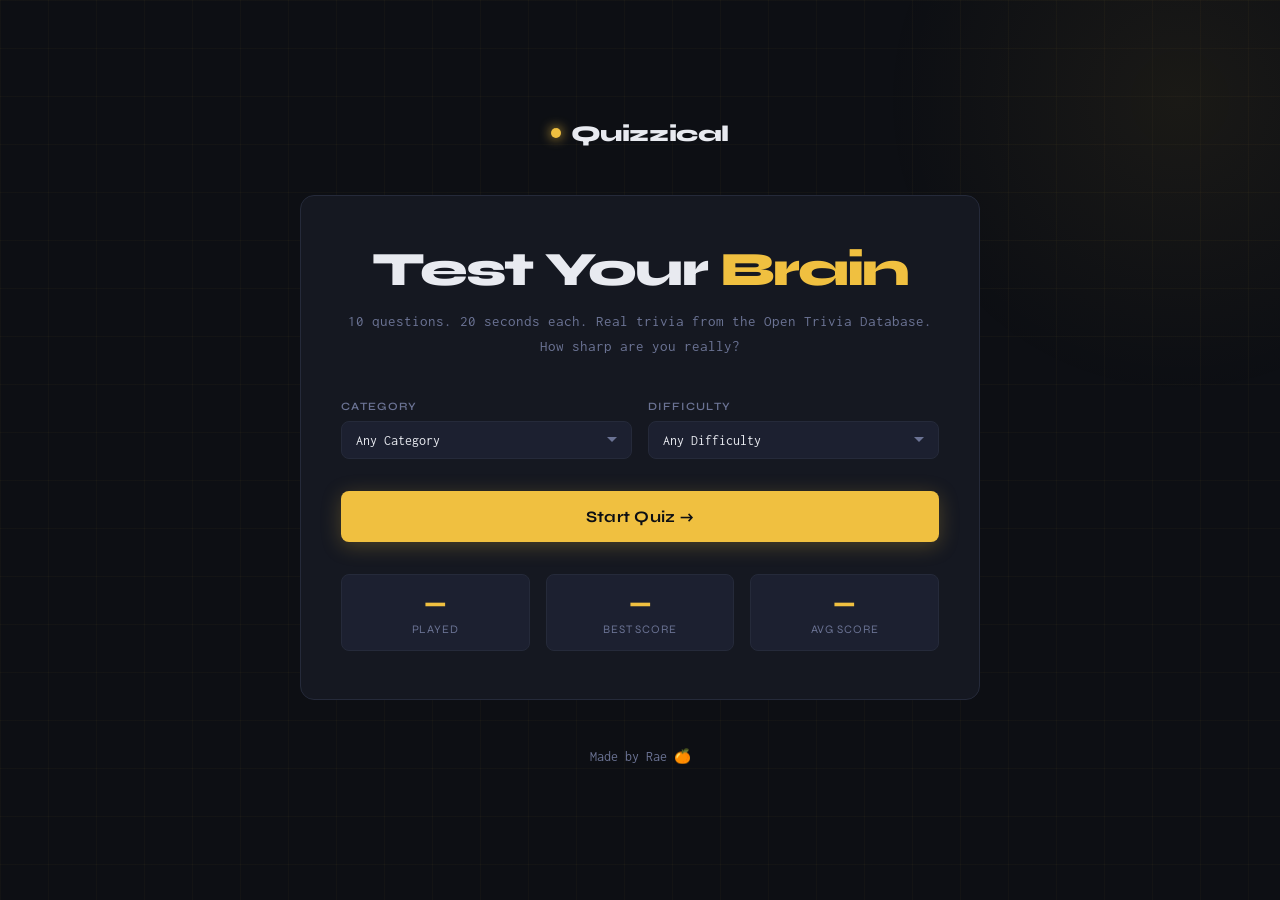
<file: projects/quiz-app.html>
<!DOCTYPE html>
<html lang="en">

<head>
  <meta charset="UTF-8">
  <meta name="viewport" content="width=device-width, initial-scale=1.0">
  <title>Quizzical — Trivia Challenge</title>
  <link
    href="https://fonts.googleapis.com/css2?family=Syne:wght@400;600;700;800&family=Inconsolata:wght@400;500;600&display=swap"
    rel="stylesheet">
</head>

<style>
    :root {
      --bg: #0d0f14;
      --surface: #151821;
      --surface-2: #1c2030;
      --border: #252a3a;
      --accent: #f0c040;
      --accent-dim: rgba(240, 192, 64, 0.12);
      --accent-glow: rgba(240, 192, 64, 0.25);
      --green: #3dd68c;
      --green-dim: rgba(61, 214, 140, 0.12);
      --red: #f4645f;
      --red-dim: rgba(244, 100, 95, 0.12);
      --blue: #5b9cf6;
      --text: #e8eaf0;
      --muted: #6b7394;
      --radius: 14px;
      --radius-sm: 8px;
    }

    *,
    *::before,
    *::after {
      box-sizing: border-box;
      margin: 0;
      padding: 0;
    }

    body {
      font-family: 'Syne', sans-serif;
      background: var(--bg);
      color: var(--text);
      min-height: 100vh;
      display: grid;
      place-items: center;
      padding: 2rem 1rem;
      position: relative;
      overflow-x: hidden;
    }

    /* Background grid */
    body::before {
      content: '';
      position: fixed;
      inset: 0;
      background-image:
        linear-gradient(rgba(240, 192, 64, 0.03) 1px, transparent 1px),
        linear-gradient(90deg, rgba(240, 192, 64, 0.03) 1px, transparent 1px);
      background-size: 48px 48px;
      pointer-events: none;
    }

    /* Corner glow */
    body::after {
      content: '';
      position: fixed;
      width: 600px;
      height: 600px;
      background: radial-gradient(circle, rgba(240, 192, 64, 0.06) 0%, transparent 70%);
      top: -200px;
      right: -200px;
      pointer-events: none;
    }

    .app {
      width: 100%;
      max-width: 680px;
      position: relative;
      z-index: 1;
    }

    /* ── SCREENS ── */
    .screen {
      display: none;
    }

    .screen.active {
      display: block;
      animation: screenIn 0.4s ease;
    }

    @keyframes screenIn {
      from {
        opacity: 0;
        transform: translateY(16px);
      }

      to {
        opacity: 1;
        transform: translateY(0);
      }
    }

    /* ── HEADER LOGO ── */
    .logo {
      text-align: center;
      margin-bottom: 3rem;
    }

    .logo-mark {
      display: inline-flex;
      align-items: center;
      gap: 0.6rem;
      font-size: 1.4rem;
      font-weight: 800;
      letter-spacing: -0.02em;
      color: var(--text);
    }

    .logo-mark .dot {
      width: 10px;
      height: 10px;
      border-radius: 50%;
      background: var(--accent);
      box-shadow: 0 0 12px var(--accent);
      animation: pulse 2s ease-in-out infinite;
    }

    @keyframes pulse {

      0%,
      100% {
        opacity: 1;
        transform: scale(1)
      }

      50% {
        opacity: 0.6;
        transform: scale(0.85)
      }
    }

    /* ── START SCREEN ── */
    .start-card {
      background: var(--surface);
      border: 1px solid var(--border);
      border-radius: var(--radius);
      padding: 3rem 2.5rem;
      text-align: center;
    }

    .start-card h1 {
      font-size: clamp(2rem, 5vw, 3rem);
      font-weight: 800;
      letter-spacing: -0.04em;
      line-height: 1.1;
      margin-bottom: 0.75rem;
    }

    .start-card h1 span {
      color: var(--accent);
    }

    .start-card p {
      font-family: 'Inconsolata', monospace;
      font-size: 0.95rem;
      color: var(--muted);
      line-height: 1.7;
      margin-bottom: 2.5rem;
    }

    .config-grid {
      display: grid;
      grid-template-columns: 1fr 1fr;
      gap: 1rem;
      margin-bottom: 2rem;
      text-align: left;
    }

    .config-item label {
      display: block;
      font-size: 0.7rem;
      font-weight: 600;
      letter-spacing: 0.12em;
      text-transform: uppercase;
      color: var(--muted);
      margin-bottom: 0.5rem;
    }

    .config-item select {
      width: 100%;
      background: var(--surface-2);
      color: var(--text);
      border: 1px solid var(--border);
      border-radius: var(--radius-sm);
      padding: 0.65rem 0.85rem;
      font-family: 'Inconsolata', monospace;
      font-size: 0.9rem;
      appearance: none;
      cursor: pointer;
      background-image: url("data:image/svg+xml,%3Csvg xmlns='http://www.w3.org/2000/svg' width='12' height='12' viewBox='0 0 12 12'%3E%3Cpath fill='%236b7394' d='M6 8L1 3h10z'/%3E%3C/svg%3E");
      background-repeat: no-repeat;
      background-position: right 0.8rem center;
      transition: border-color 0.2s;
    }

    .config-item select:focus {
      outline: none;
      border-color: var(--accent);
    }

    .btn-start {
      width: 100%;
      background: var(--accent);
      color: #0d0f14;
      border: none;
      border-radius: var(--radius-sm);
      padding: 1rem;
      font-family: 'Syne', sans-serif;
      font-size: 1rem;
      font-weight: 700;
      letter-spacing: 0.02em;
      cursor: pointer;
      transition: transform 0.2s, box-shadow 0.2s, background 0.2s;
      box-shadow: 0 4px 20px var(--accent-glow);
    }

    .btn-start:hover {
      transform: translateY(-2px);
      box-shadow: 0 8px 32px var(--accent-glow);
    }

    .btn-start:active {
      transform: translateY(0);
    }

    .btn-start:disabled {
      opacity: 0.5;
      cursor: not-allowed;
      transform: none;
    }

    .stats-row {
      display: flex;
      gap: 1rem;
      margin-top: 2rem;
    }

    .stat-pill {
      flex: 1;
      background: var(--surface-2);
      border: 1px solid var(--border);
      border-radius: var(--radius-sm);
      padding: 0.85rem;
      text-align: center;
    }

    .stat-pill .num {
      font-size: 1.5rem;
      font-weight: 800;
      color: var(--accent);
      display: block;
    }

    .stat-pill .lbl {
      font-size: 0.72rem;
      color: var(--muted);
      letter-spacing: 0.08em;
      text-transform: uppercase;
    }

    /* ── LOADING ── */
    #loading-screen {
      text-align: center;
      padding: 4rem 2rem;
    }

    .loader {
      width: 56px;
      height: 56px;
      border: 3px solid var(--border);
      border-top-color: var(--accent);
      border-radius: 50%;
      animation: spin 0.8s linear infinite;
      margin: 0 auto 1.5rem;
    }

    @keyframes spin {
      to {
        transform: rotate(360deg);
      }
    }

    #loading-screen p {
      font-family: 'Inconsolata', monospace;
      color: var(--muted);
      font-size: 0.9rem;
      letter-spacing: 0.05em;
    }

    /* ── QUIZ SCREEN ── */
    .quiz-header {
      display: flex;
      align-items: center;
      justify-content: space-between;
      margin-bottom: 1.5rem;
      gap: 1rem;
    }

    .progress-info {
      font-family: 'Inconsolata', monospace;
      font-size: 0.82rem;
      color: var(--muted);
      white-space: nowrap;
    }

    .progress-info strong {
      color: var(--accent);
    }

    /* Timer */
    .timer-wrap {
      display: flex;
      align-items: center;
      gap: 0.5rem;
    }

    .timer-ring {
      position: relative;
      width: 48px;
      height: 48px;
      flex-shrink: 0;
    }

    .timer-ring svg {
      transform: rotate(-90deg);
    }

    .timer-ring circle {
      fill: none;
      stroke-width: 3;
    }

    .timer-bg {
      stroke: var(--border);
    }

    .timer-fg {
      stroke: var(--accent);
      stroke-linecap: round;
      transition: stroke-dashoffset 0.9s linear, stroke 0.3s;
    }

    .timer-num {
      position: absolute;
      inset: 0;
      display: grid;
      place-items: center;
      font-family: 'Inconsolata', monospace;
      font-size: 0.95rem;
      font-weight: 600;
      color: var(--text);
    }

    /* Score badge */
    .score-badge {
      background: var(--surface-2);
      border: 1px solid var(--border);
      border-radius: 100px;
      padding: 0.35rem 0.85rem;
      font-family: 'Inconsolata', monospace;
      font-size: 0.82rem;
      color: var(--muted);
      white-space: nowrap;
    }

    .score-badge strong {
      color: var(--green);
    }

    /* Progress bar */
    .progress-bar-wrap {
      height: 3px;
      background: var(--border);
      border-radius: 99px;
      margin-bottom: 2rem;
      overflow: hidden;
    }

    .progress-bar-fill {
      height: 100%;
      background: var(--accent);
      border-radius: 99px;
      transition: width 0.5s ease;
    }

    /* Question card */
    .question-card {
      background: var(--surface);
      border: 1px solid var(--border);
      border-radius: var(--radius);
      padding: 2rem;
      margin-bottom: 1.25rem;
    }

    .q-meta {
      display: flex;
      gap: 0.5rem;
      margin-bottom: 1.25rem;
      flex-wrap: wrap;
    }

    .tag {
      font-family: 'Inconsolata', monospace;
      font-size: 0.72rem;
      font-weight: 500;
      letter-spacing: 0.06em;
      text-transform: uppercase;
      padding: 0.25rem 0.65rem;
      border-radius: 100px;
      border: 1px solid;
    }

    .tag-category {
      color: var(--blue);
      border-color: rgba(91, 156, 246, 0.3);
      background: rgba(91, 156, 246, 0.08);
    }

    .tag-easy {
      color: var(--green);
      border-color: rgba(61, 214, 140, 0.3);
      background: var(--green-dim);
    }

    .tag-medium {
      color: var(--accent);
      border-color: rgba(240, 192, 64, 0.3);
      background: var(--accent-dim);
    }

    .tag-hard {
      color: var(--red);
      border-color: rgba(244, 100, 95, 0.3);
      background: var(--red-dim);
    }

    .question-text {
      font-size: clamp(1.05rem, 2.5vw, 1.3rem);
      font-weight: 600;
      line-height: 1.45;
      letter-spacing: -0.01em;
    }

    /* Answers */
    .answers-grid {
      display: grid;
      grid-template-columns: 1fr 1fr;
      gap: 0.75rem;
    }

    @media (max-width: 500px) {
      .answers-grid {
        grid-template-columns: 1fr;
      }
    }

    .answer-btn {
      background: var(--surface);
      color: var(--text);
      border: 1px solid var(--border);
      border-radius: var(--radius-sm);
      padding: 0.9rem 1rem;
      font-family: 'Inconsolata', monospace;
      font-size: 0.9rem;
      text-align: left;
      cursor: pointer;
      line-height: 1.45;
      display: flex;
      align-items: flex-start;
      gap: 0.6rem;
      transition: border-color 0.2s, background 0.2s, transform 0.15s;
      position: relative;
      overflow: hidden;
    }

    .answer-btn .idx {
      width: 22px;
      height: 22px;
      flex-shrink: 0;
      border-radius: 4px;
      background: var(--surface-2);
      border: 1px solid var(--border);
      display: grid;
      place-items: center;
      font-size: 0.72rem;
      font-weight: 600;
      color: var(--muted);
      transition: background 0.2s, color 0.2s, border-color 0.2s;
      margin-top: 1px;
    }

    .answer-btn:hover:not(:disabled) {
      border-color: var(--accent);
      transform: translateY(-1px);
      background: var(--accent-dim);
    }

    .answer-btn:hover:not(:disabled) .idx {
      background: var(--accent);
      color: var(--bg);
      border-color: var(--accent);
    }

    .answer-btn:disabled {
      cursor: not-allowed;
    }

    .answer-btn.correct {
      border-color: var(--green);
      background: var(--green-dim);
      animation: correctPop 0.35s ease;
    }

    .answer-btn.correct .idx {
      background: var(--green);
      color: var(--bg);
      border-color: var(--green);
    }

    .answer-btn.wrong {
      border-color: var(--red);
      background: var(--red-dim);
      animation: wrongShake 0.4s ease;
    }

    .answer-btn.wrong .idx {
      background: var(--red);
      color: #fff;
      border-color: var(--red);
    }

    .answer-btn.reveal-correct {
      border-color: var(--green);
      background: var(--green-dim);
    }

    .answer-btn.reveal-correct .idx {
      background: var(--green);
      color: var(--bg);
      border-color: var(--green);
    }

    @keyframes correctPop {
      0% {
        transform: scale(1)
      }

      40% {
        transform: scale(1.03)
      }

      100% {
        transform: scale(1)
      }
    }

    @keyframes wrongShake {

      0%,
      100% {
        transform: translateX(0)
      }

      20% {
        transform: translateX(-6px)
      }

      60% {
        transform: translateX(6px)
      }
    }

    /* Feedback */
    .feedback-bar {
      display: flex;
      align-items: center;
      justify-content: space-between;
      background: var(--surface-2);
      border: 1px solid var(--border);
      border-radius: var(--radius-sm);
      padding: 0.9rem 1.1rem;
      gap: 1rem;
      margin-top: 0.75rem;
      animation: screenIn 0.3s ease;
    }

    .feedback-bar.correct-fb {
      border-color: var(--green);
    }

    .feedback-bar.wrong-fb {
      border-color: var(--red);
    }

    .feedback-msg {
      font-family: 'Inconsolata', monospace;
      font-size: 0.88rem;
      display: flex;
      align-items: center;
      gap: 0.5rem;
    }

    .feedback-msg .icon {
      font-size: 1.1rem;
    }

    .btn-next {
      background: var(--accent);
      color: var(--bg);
      border: none;
      border-radius: var(--radius-sm);
      padding: 0.55rem 1.25rem;
      font-family: 'Syne', sans-serif;
      font-size: 0.85rem;
      font-weight: 700;
      cursor: pointer;
      white-space: nowrap;
      transition: transform 0.15s, box-shadow 0.15s;
    }

    .btn-next:hover {
      transform: translateY(-1px);
      box-shadow: 0 4px 12px var(--accent-glow);
    }

    /* ── RESULTS SCREEN ── */
    #result-screen {
      text-align: center;
    }

    .result-card {
      background: var(--surface);
      border: 1px solid var(--border);
      border-radius: var(--radius);
      padding: 3rem 2rem;
      margin-bottom: 1.5rem;
    }

    .result-rank {
      font-size: 3.5rem;
      margin-bottom: 0.5rem;
      animation: rankIn 0.6s cubic-bezier(0.34, 1.56, 0.64, 1);
    }

    @keyframes rankIn {
      from {
        transform: scale(0.4) rotate(-10deg);
        opacity: 0;
      }

      to {
        transform: scale(1) rotate(0);
        opacity: 1;
      }
    }

    .result-card h2 {
      font-size: 1.8rem;
      font-weight: 800;
      letter-spacing: -0.04em;
      margin-bottom: 0.5rem;
    }

    .result-card .result-sub {
      font-family: 'Inconsolata', monospace;
      font-size: 0.9rem;
      color: var(--muted);
      margin-bottom: 2rem;
    }

    .score-display {
      font-size: 4rem;
      font-weight: 800;
      letter-spacing: -0.04em;
      color: var(--accent);
      line-height: 1;
      margin-bottom: 0.25rem;
    }

    .score-display span {
      font-size: 1.8rem;
      color: var(--muted);
      font-weight: 400;
    }

    .score-label {
      font-family: 'Inconsolata', monospace;
      font-size: 0.8rem;
      letter-spacing: 0.1em;
      text-transform: uppercase;
      color: var(--muted);
      margin-bottom: 2rem;
    }

    .result-stats {
      display: grid;
      grid-template-columns: repeat(3, 1fr);
      gap: 0.75rem;
      margin-bottom: 0;
    }

    .result-stat {
      background: var(--surface-2);
      border: 1px solid var(--border);
      border-radius: var(--radius-sm);
      padding: 1rem 0.5rem;
    }

    .result-stat .n {
      font-size: 1.4rem;
      font-weight: 700;
      display: block;
    }

    .result-stat .n.g {
      color: var(--green);
    }

    .result-stat .n.r {
      color: var(--red);
    }

    .result-stat .n.y {
      color: var(--accent);
    }

    .result-stat .l {
      font-family: 'Inconsolata', monospace;
      font-size: 0.7rem;
      letter-spacing: 0.08em;
      text-transform: uppercase;
      color: var(--muted);
    }

    .result-actions {
      display: flex;
      gap: 0.75rem;
      flex-wrap: wrap;
    }

    .btn-replay {
      flex: 1;
      background: var(--accent);
      color: var(--bg);
      border: none;
      border-radius: var(--radius-sm);
      padding: 0.9rem;
      font-family: 'Syne', sans-serif;
      font-size: 0.95rem;
      font-weight: 700;
      cursor: pointer;
      transition: transform 0.2s, box-shadow 0.2s;
      box-shadow: 0 4px 20px var(--accent-glow);
    }

    .btn-replay:hover {
      transform: translateY(-2px);
      box-shadow: 0 8px 28px var(--accent-glow);
    }

    .btn-home {
      flex: 1;
      background: var(--surface-2);
      color: var(--text);
      border: 1px solid var(--border);
      border-radius: var(--radius-sm);
      padding: 0.9rem;
      font-family: 'Syne', sans-serif;
      font-size: 0.95rem;
      font-weight: 600;
      cursor: pointer;
      transition: border-color 0.2s, color 0.2s;
    }

    .btn-home:hover {
      border-color: var(--accent);
      color: var(--accent);
    }

    /* ── ERROR ── */
    .error-card {
      background: var(--red-dim);
      border: 1px solid var(--red);
      border-radius: var(--radius-sm);
      padding: 1rem 1.25rem;
      font-family: 'Inconsolata', monospace;
      font-size: 0.88rem;
      color: var(--red);
      margin-top: 1rem;
      display: none;
    }

    /* ── REVIEW LIST ── */
    .review-list {
      margin-top: 1.5rem;
      display: flex;
      flex-direction: column;
      gap: 0.75rem;
      text-align: left;
    }

    .review-item {
      background: var(--surface);
      border: 1px solid var(--border);
      border-radius: var(--radius-sm);
      padding: 1rem 1.1rem;
      font-family: 'Inconsolata', monospace;
      font-size: 0.85rem;
    }

    .review-item .ri-q {
      color: var(--text);
      margin-bottom: 0.4rem;
      line-height: 1.45;
    }

    .review-item .ri-a {
      color: var(--muted);
    }

    .review-item .ri-a .right {
      color: var(--green);
    }

    .review-item .ri-a .wrong-pick {
      color: var(--red);
      text-decoration: line-through;
    }

    .review-item.ri-correct {
      border-left: 3px solid var(--green);
    }

    .review-item.ri-wrong {
      border-left: 3px solid var(--red);
    }

    .review-toggle {
      background: none;
      border: 1px solid var(--border);
      color: var(--muted);
      border-radius: var(--radius-sm);
      padding: 0.6rem 1rem;
      font-family: 'Inconsolata', monospace;
      font-size: 0.82rem;
      cursor: pointer;
      width: 100%;
      margin-top: 1rem;
      transition: border-color 0.2s, color 0.2s;
    }

    .review-toggle:hover {
      border-color: var(--accent);
      color: var(--accent);
    }
  </style>
</head>

<body>
  <div class="app">

    <!-- START -->
    <div id="start-screen" class="screen active">
      <div class="logo">
        <div class="logo-mark">
          <div class="dot"></div> Quizzical
        </div>
      </div>
      <div class="start-card">
        <h1>Test Your <span>Brain</span></h1>
        <p>10 questions. 20 seconds each. Real trivia from the Open Trivia Database.<br>How sharp are you really?</p>

        <div class="config-grid">
          <div class="config-item">
            <label>Category</label>
            <select id="sel-category">
              <option value="">Any Category</option>
              <option value="9">General Knowledge</option>
              <option value="17">Science & Nature</option>
              <option value="18">Computers</option>
              <option value="19">Mathematics</option>
              <option value="21">Sports</option>
              <option value="22">Geography</option>
              <option value="23">History</option>
              <option value="11">Film</option>
              <option value="12">Music</option>
              <option value="14">Television</option>
            </select>
          </div>
          <div class="config-item">
            <label>Difficulty</label>
            <select id="sel-difficulty">
              <option value="">Any Difficulty</option>
              <option value="easy">Easy</option>
              <option value="medium">Medium</option>
              <option value="hard">Hard</option>
            </select>
          </div>
        </div>

        <button class="btn-start" id="btn-start">Start Quiz →</button>
        <div class="error-card" id="error-msg"></div>

        <div class="stats-row">
          <div class="stat-pill">
            <span class="num" id="stat-played">—</span>
            <span class="lbl">Played</span>
          </div>
          <div class="stat-pill">
            <span class="num" id="stat-best">—</span>
            <span class="lbl">Best Score</span>
          </div>
          <div class="stat-pill">
            <span class="num" id="stat-avg">—</span>
            <span class="lbl">Avg Score</span>
          </div>
        </div>
      </div>
    </div>

    <!-- LOADING -->
    <div id="loading-screen" class="screen">
      <div class="loader"></div>
      <p>Fetching questions...</p>
    </div>

    <!-- QUIZ -->
    <div id="quiz-screen" class="screen">
      <div class="quiz-header">
        <div class="progress-info">Q <strong id="q-current">1</strong> / <span id="q-total">10</span></div>
        <div class="timer-wrap">
          <div class="timer-ring">
            <svg width="48" height="48" viewBox="0 0 48 48">
              <circle class="timer-bg" cx="24" cy="24" r="20" />
              <circle class="timer-fg" id="timer-circle" cx="24" cy="24" r="20" stroke-dasharray="125.66"
                stroke-dashoffset="0" />
            </svg>
            <div class="timer-num" id="timer-num">20</div>
          </div>
        </div>
        <div class="score-badge">Score: <strong id="score-live">0</strong></div>
      </div>

      <div class="progress-bar-wrap">
        <div class="progress-bar-fill" id="progress-bar"></div>
      </div>

      <div class="question-card">
        <div class="q-meta">
          <span class="tag tag-category" id="q-category">—</span>
          <span class="tag" id="q-difficulty">—</span>
        </div>
        <div class="question-text" id="question-text">Loading...</div>
      </div>

      <div class="answers-grid" id="answers-grid"></div>
      <div id="feedback-bar"></div>
    </div>

    <!-- RESULT -->
    <div id="result-screen" class="screen">
      <div class="result-card">
        <div class="result-rank" id="result-rank">🏆</div>
        <h2 id="result-title">Quiz Complete!</h2>
        <div class="result-sub" id="result-sub">Here's how you did</div>
        <div class="score-display" id="result-score">0<span>/10</span></div>
        <div class="score-label">Correct Answers</div>
        <div class="result-stats">
          <div class="result-stat">
            <span class="n g" id="res-correct">0</span>
            <span class="l">Correct</span>
          </div>
          <div class="result-stat">
            <span class="n r" id="res-wrong">0</span>
            <span class="l">Wrong</span>
          </div>
          <div class="result-stat">
            <span class="n y" id="res-time">0s</span>
            <span class="l">Avg Time</span>
          </div>
        </div>
      </div>

      <div class="result-actions">
        <button class="btn-replay" id="btn-replay">Play Again</button>
        <button class="btn-home" id="btn-home">Change Settings</button>
      </div>

      <button class="review-toggle" id="review-toggle">Show Answer Review ↓</button>
      <div class="review-list" id="review-list" style="display:none"></div>
    </div>

    <div
      style="text-align: center; margin-top: 3rem; margin-bottom: 1rem; font-family: 'Inconsolata', monospace; font-size: 0.85rem; color: var(--muted);">
      Made by Rae 🍊
    </div>

  </div>

  <script>
    // ── STATE ──
    const TOTAL_QUESTIONS = 10;
    const TIMER_SECONDS = 20;
    const FULL_CIRCUMFERENCE = 125.66;

    let questions = [];
    let currentIndex = 0;
    let score = 0;
    let timer = null;
    let timeLeft = TIMER_SECONDS;
    let answered = false;
    let history = []; // {question, correct, chosen, time}
    let timings = [];

    // ── DOM ──
    const screens = {
      start: document.getElementById('start-screen'),
      loading: document.getElementById('loading-screen'),
      quiz: document.getElementById('quiz-screen'),
      result: document.getElementById('result-screen'),
    };

    const showScreen = (name) => {
      Object.values(screens).forEach(s => s.classList.remove('active'));
      screens[name].classList.add('active');
    };

    // ── STATS (localStorage) ──
    const loadStats = () => {
      const s = JSON.parse(localStorage.getItem('quizzical_stats') || '{"played":0,"scores":[]}');
      document.getElementById('stat-played').textContent = s.played || '—';
      document.getElementById('stat-best').textContent = s.scores.length ? Math.max(...s.scores) + '/10' : '—';
      document.getElementById('stat-avg').textContent = s.scores.length
        ? (s.scores.reduce((a, b) => a + b, 0) / s.scores.length).toFixed(1)
        : '—';
    };
    const saveStats = (sc) => {
      const s = JSON.parse(localStorage.getItem('quizzical_stats') || '{"played":0,"scores":[]}');
      s.played = (s.played || 0) + 1;
      s.scores = [...(s.scores || []), sc];
      localStorage.setItem('quizzical_stats', JSON.stringify(s));
    };
    loadStats();

    // ── FETCH ──
    async function fetchQuestions() {
      const cat = document.getElementById('sel-category').value;
      const diff = document.getElementById('sel-difficulty').value;
      let url = `https://opentdb.com/api.php?amount=${TOTAL_QUESTIONS}&type=multiple`;
      if (cat) url += `&category=${cat}`;
      if (diff) url += `&difficulty=${diff}`;

      const res = await fetch(url);
      if (!res.ok) throw new Error('Network error');
      const data = await res.json();
      if (data.response_code !== 0) throw new Error('Not enough questions for these settings.');
      return data.results;
    }

    // ── DECODE HTML ──
    const decode = (str) => {
      const txt = document.createElement('textarea');
      txt.innerHTML = str; return txt.value;
    };

    // ── SHUFFLE ──
    const shuffle = (arr) => [...arr].sort(() => Math.random() - 0.5);

    // ── START ──
    document.getElementById('btn-start').addEventListener('click', startQuiz);

    async function startQuiz() {
      const btn = document.getElementById('btn-start');
      const err = document.getElementById('error-msg');
      err.style.display = 'none';
      btn.disabled = true; btn.textContent = 'Loading...';

      showScreen('loading');

      try {
        const raw = await fetchQuestions();
        questions = raw.map(q => ({
          question: decode(q.question),
          correct: decode(q.correct_answer),
          answers: shuffle([q.correct_answer, ...q.incorrect_answers].map(decode)),
          category: decode(q.category),
          difficulty: q.difficulty,
        }));
        currentIndex = 0; score = 0; history = []; timings = [];
        document.getElementById('score-live').textContent = 0;
        showScreen('quiz');
        renderQuestion();
      } catch (e) {
        showScreen('start');
        err.textContent = '⚠ ' + (e.message || 'Failed to load questions. Try again.');
        err.style.display = 'block';
      } finally {
        btn.disabled = false; btn.textContent = 'Start Quiz →';
      }
    }

    // ── RENDER QUESTION ──
    function renderQuestion() {
      answered = false;
      timeLeft = TIMER_SECONDS;
      clearInterval(timer);

      const q = questions[currentIndex];
      const idxLabels = ['A', 'B', 'C', 'D'];

      // Header
      document.getElementById('q-current').textContent = currentIndex + 1;
      document.getElementById('q-total').textContent = TOTAL_QUESTIONS;

      // Progress bar
      document.getElementById('progress-bar').style.width =
        ((currentIndex / TOTAL_QUESTIONS) * 100) + '%';

      // Category & difficulty
      document.getElementById('q-category').textContent = q.category.replace(/Entertainment: |Science: /, '');
      const diffEl = document.getElementById('q-difficulty');
      diffEl.textContent = q.difficulty.charAt(0).toUpperCase() + q.difficulty.slice(1);
      diffEl.className = `tag tag-${q.difficulty}`;

      // Question
      document.getElementById('question-text').textContent = q.question;

      // Answers
      const grid = document.getElementById('answers-grid');
      grid.innerHTML = '';
      q.answers.forEach((ans, i) => {
        const btn = document.createElement('button');
        btn.className = 'answer-btn';
        btn.innerHTML = `<span class="idx">${idxLabels[i]}</span><span>${ans}</span>`;
        btn.addEventListener('click', () => handleAnswer(ans, btn));
        grid.appendChild(btn);
      });

      // Feedback
      document.getElementById('feedback-bar').innerHTML = '';

      // Timer
      updateTimerUI(TIMER_SECONDS);
      timer = setInterval(() => {
        timeLeft--;
        updateTimerUI(timeLeft);
        if (timeLeft <= 0) { clearInterval(timer); handleTimeout(); }
      }, 1000);
    }

    // ── TIMER UI ──
    function updateTimerUI(t) {
      document.getElementById('timer-num').textContent = t;
      const frac = t / TIMER_SECONDS;
      const offset = FULL_CIRCUMFERENCE * (1 - frac);
      const circle = document.getElementById('timer-circle');
      circle.style.strokeDashoffset = offset;
      circle.style.stroke = t <= 5 ? 'var(--red)' : t <= 10 ? 'var(--accent)' : 'var(--accent)';
      document.getElementById('timer-num').style.color = t <= 5 ? 'var(--red)' : 'var(--text)';
    }

    // ── HANDLE ANSWER ──
    function handleAnswer(chosen, btn) {
      if (answered) return;
      answered = true;
      clearInterval(timer);

      const q = questions[currentIndex];
      const elapsed = TIMER_SECONDS - timeLeft;
      timings.push(elapsed);

      const isCorrect = chosen === q.correct;
      if (isCorrect) { score++; document.getElementById('score-live').textContent = score; }

      // Style buttons
      const allBtns = document.querySelectorAll('.answer-btn');
      allBtns.forEach(b => {
        b.disabled = true;
        const text = b.querySelector('span:last-child').textContent;
        if (text === q.correct) b.classList.add('reveal-correct');
      });
      if (!isCorrect) btn.classList.add('wrong');
      else btn.classList.add('correct');

      history.push({ question: q.question, correct: q.correct, chosen, isCorrect });

      showFeedback(isCorrect, q.correct);
    }

    function handleTimeout() {
      if (answered) return;
      answered = true;
      timings.push(TIMER_SECONDS);

      const q = questions[currentIndex];
      history.push({ question: q.question, correct: q.correct, chosen: null, isCorrect: false });

      const allBtns = document.querySelectorAll('.answer-btn');
      allBtns.forEach(b => {
        b.disabled = true;
        if (b.querySelector('span:last-child').textContent === q.correct) b.classList.add('reveal-correct');
      });
      showFeedback(false, q.correct, true);
    }

    // ── FEEDBACK BAR ──
    function showFeedback(correct, rightAnswer, timeout = false) {
      const bar = document.getElementById('feedback-bar');
      let msg = correct
        ? `<span class="icon">✓</span> Correct! +1 point`
        : timeout
          ? `<span class="icon">⏱</span> Time's up! Answer: <strong>${rightAnswer}</strong>`
          : `<span class="icon">✗</span> Wrong! Answer: <strong>${rightAnswer}</strong>`;

      bar.innerHTML = `
      <div class="feedback-bar ${correct ? 'correct-fb' : 'wrong-fb'}">
        <div class="feedback-msg">${msg}</div>
        <button class="btn-next" id="btn-next">
          ${currentIndex + 1 < TOTAL_QUESTIONS ? 'Next →' : 'Finish →'}
        </button>
      </div>`;
      document.getElementById('btn-next').addEventListener('click', nextQuestion);
    }

    // ── NEXT QUESTION ──
    function nextQuestion() {
      currentIndex++;
      if (currentIndex < TOTAL_QUESTIONS) {
        renderQuestion();
      } else {
        showResults();
      }
    }

    // ── RESULTS ──
    function showResults() {
      document.getElementById('progress-bar').style.width = '100%';
      showScreen('result');
      saveStats(score);
      loadStats();

      const pct = score / TOTAL_QUESTIONS;
      const avgTime = timings.length ? Math.round(timings.reduce((a, b) => a + b, 0) / timings.length) : 0;

      let rank, title, sub;
      if (pct === 1) { rank = '🏆'; title = 'Perfect Score!'; sub = 'You got every single one right. Impressive.'; }
      else if (pct >= 0.8) { rank = '🥇'; title = 'Outstanding!'; sub = 'Almost flawless. Sharp mind.'; }
      else if (pct >= 0.6) { rank = '🥈'; title = 'Well Done!'; sub = 'Solid performance. A few more and you\'re elite.'; }
      else if (pct >= 0.4) { rank = '🥉'; title = 'Good Effort!'; sub = 'Not bad. Keep practicing.'; }
      else { rank = '📚'; title = 'Room to Grow!'; sub = 'Every expert was once a beginner.'; }

      document.getElementById('result-rank').textContent = rank;
      document.getElementById('result-title').textContent = title;
      document.getElementById('result-sub').textContent = sub;
      document.getElementById('result-score').innerHTML = `${score}<span>/${TOTAL_QUESTIONS}</span>`;
      document.getElementById('res-correct').textContent = score;
      document.getElementById('res-wrong').textContent = TOTAL_QUESTIONS - score;
      document.getElementById('res-time').textContent = avgTime + 's';

      // Review list
      const reviewList = document.getElementById('review-list');
      reviewList.innerHTML = history.map((h, i) => `
      <div class="review-item ${h.isCorrect ? 'ri-correct' : 'ri-wrong'}">
        <div class="ri-q">${i + 1}. ${h.question}</div>
        <div class="ri-a">
          ${h.isCorrect
          ? `<span class="right">✓ ${h.correct}</span>`
          : `${h.chosen ? `<span class="wrong-pick">✗ ${h.chosen}</span> → ` : '⏱ Timed out → '}
               <span class="right">${h.correct}</span>`
        }
        </div>
      </div>`).join('');
    }

    // ── REVIEW TOGGLE ──
    document.getElementById('review-toggle').addEventListener('click', function () {
      const list = document.getElementById('review-list');
      const open = list.style.display !== 'none';
      list.style.display = open ? 'none' : 'flex';
      this.textContent = open ? 'Show Answer Review ↓' : 'Hide Answer Review ↑';
    });

    // ── REPLAY / HOME ──
    document.getElementById('btn-replay').addEventListener('click', () => {
      showScreen('loading');
      startQuiz();
    });
    document.getElementById('btn-home').addEventListener('click', () => {
      showScreen('start');
    });
  </script>
</body>

</html>
</file>
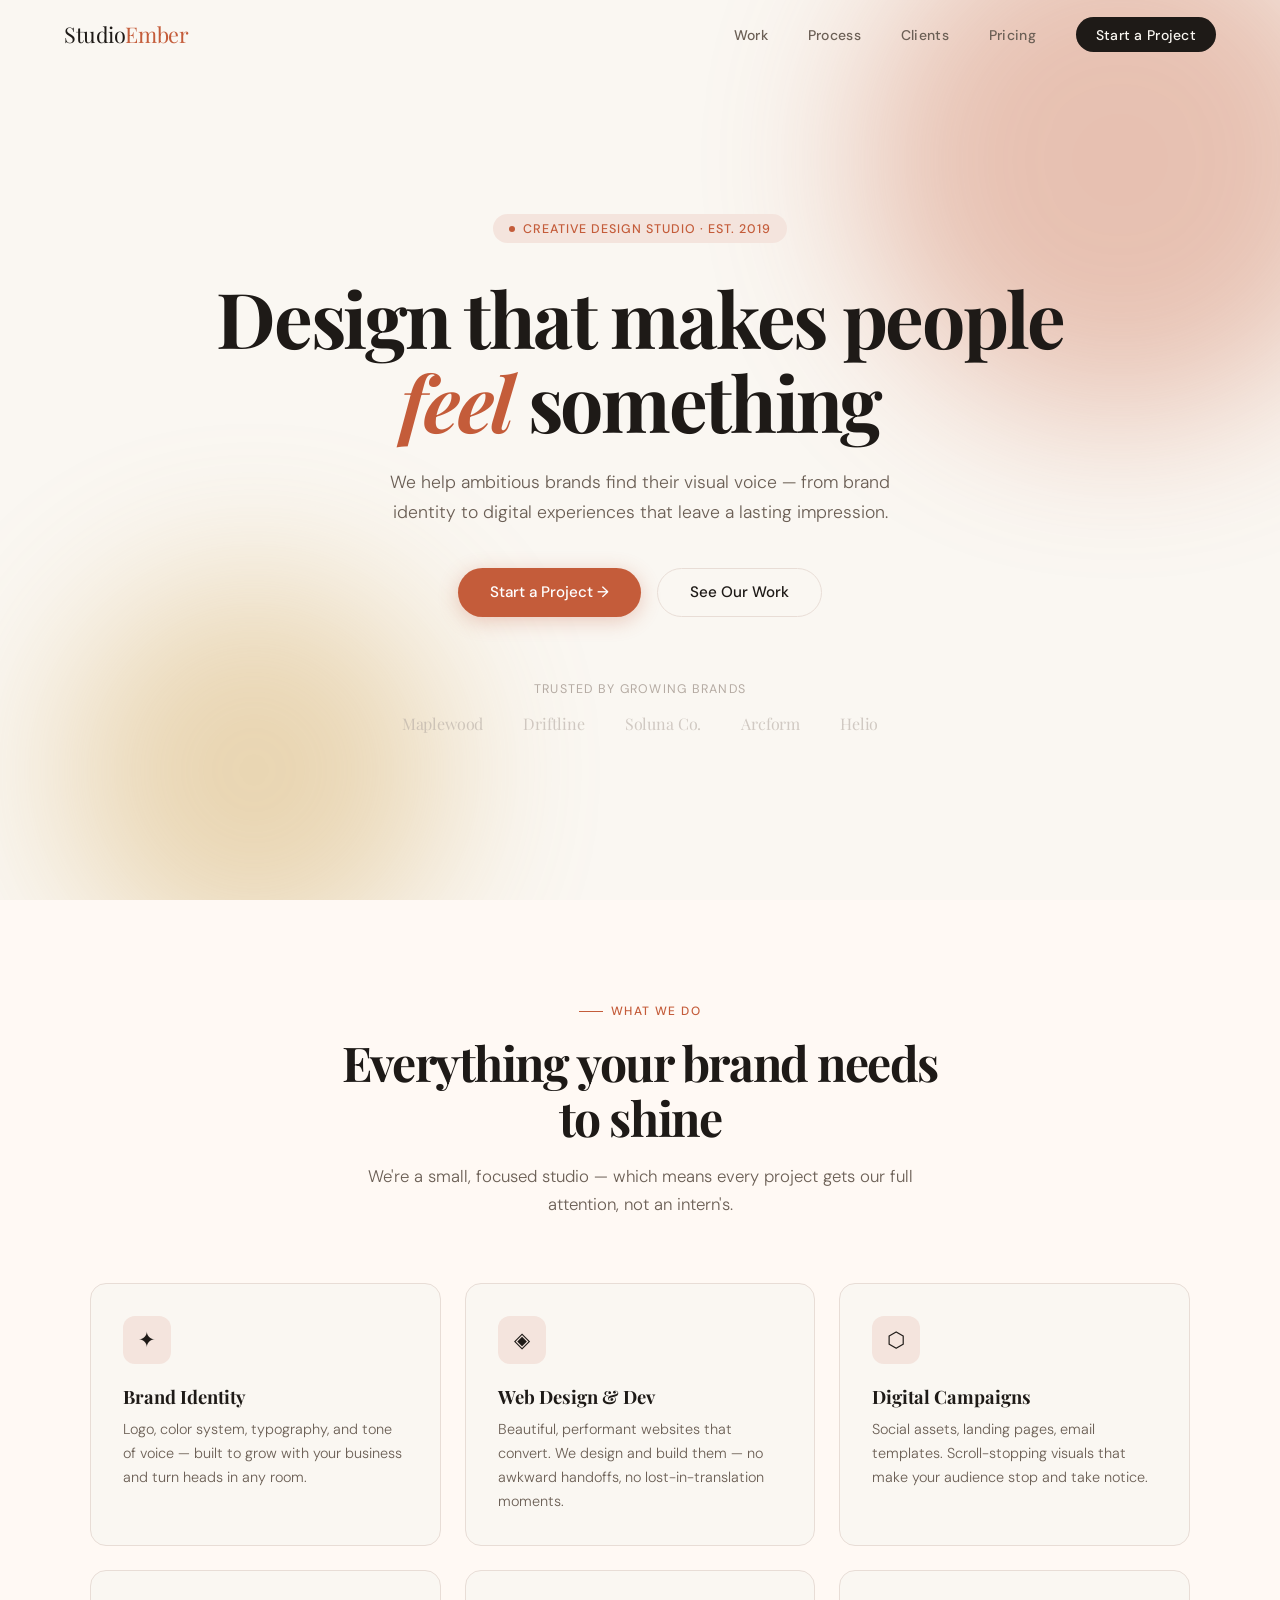
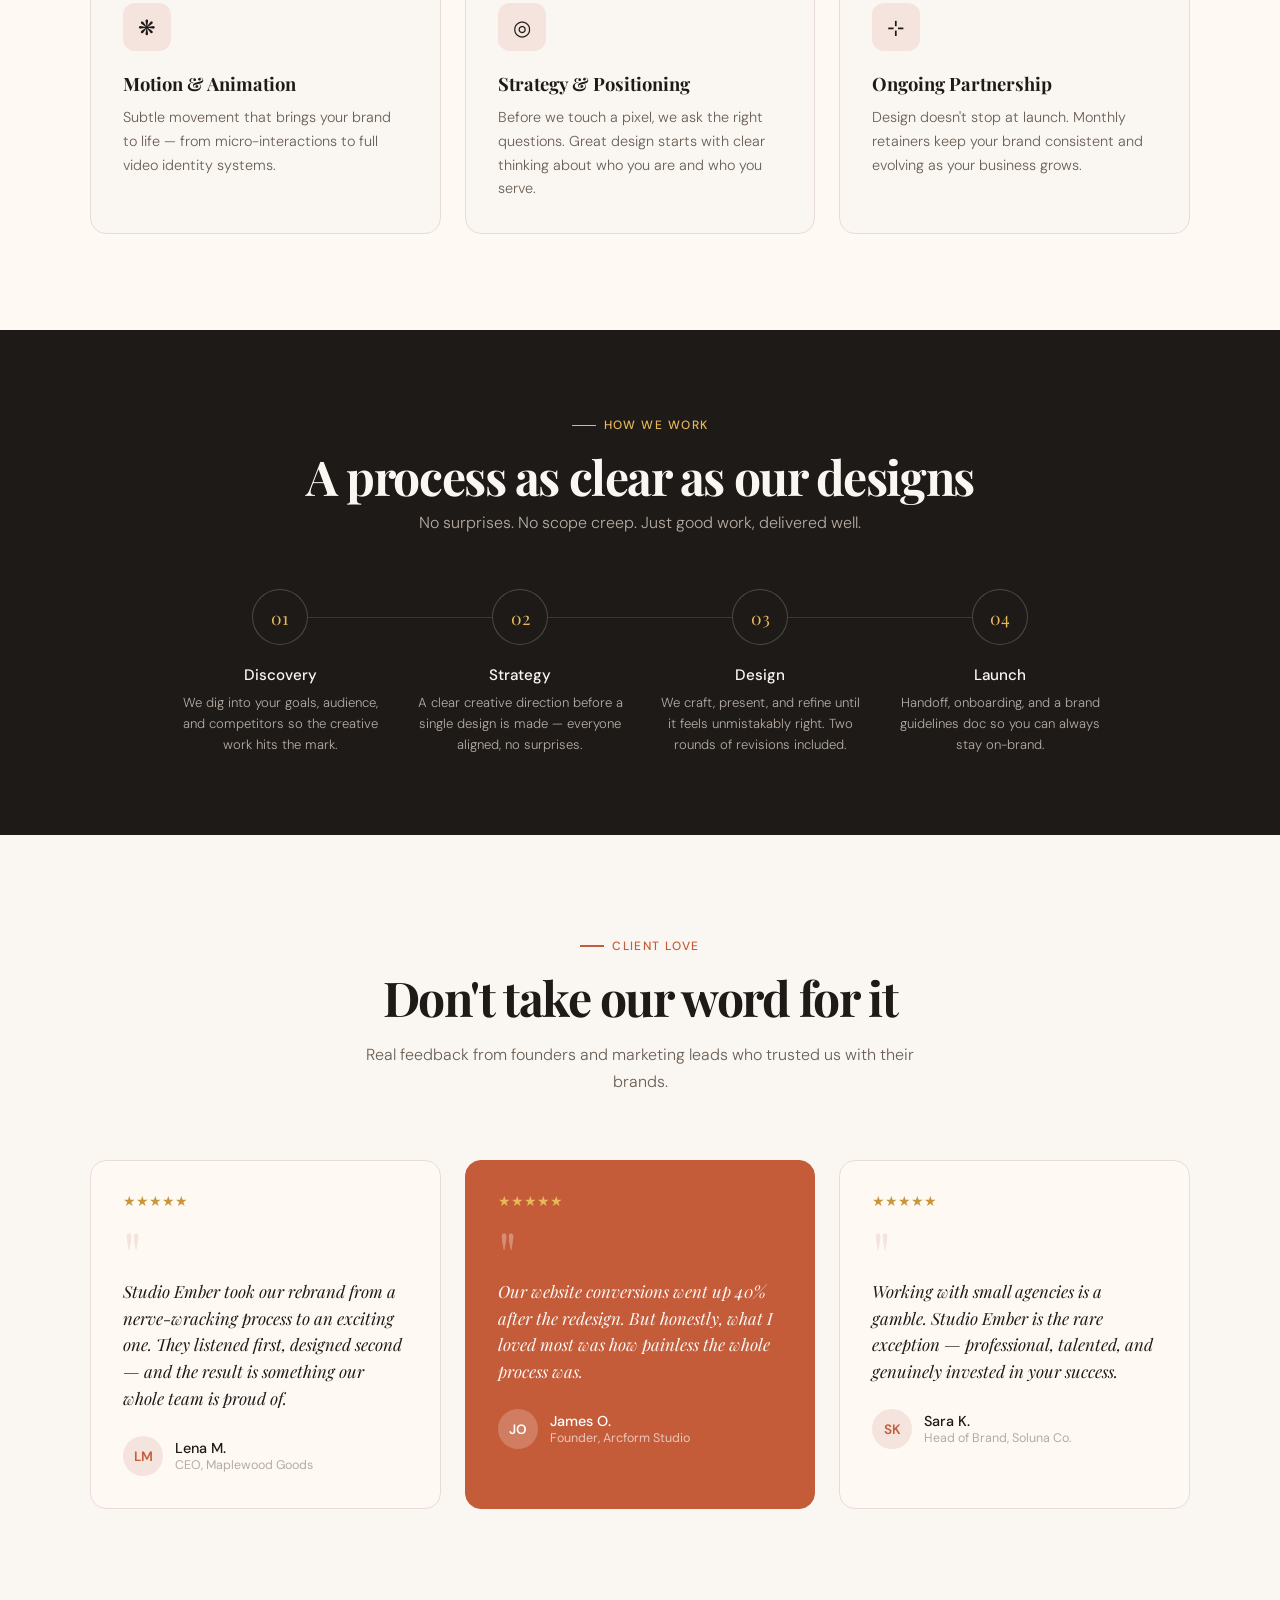
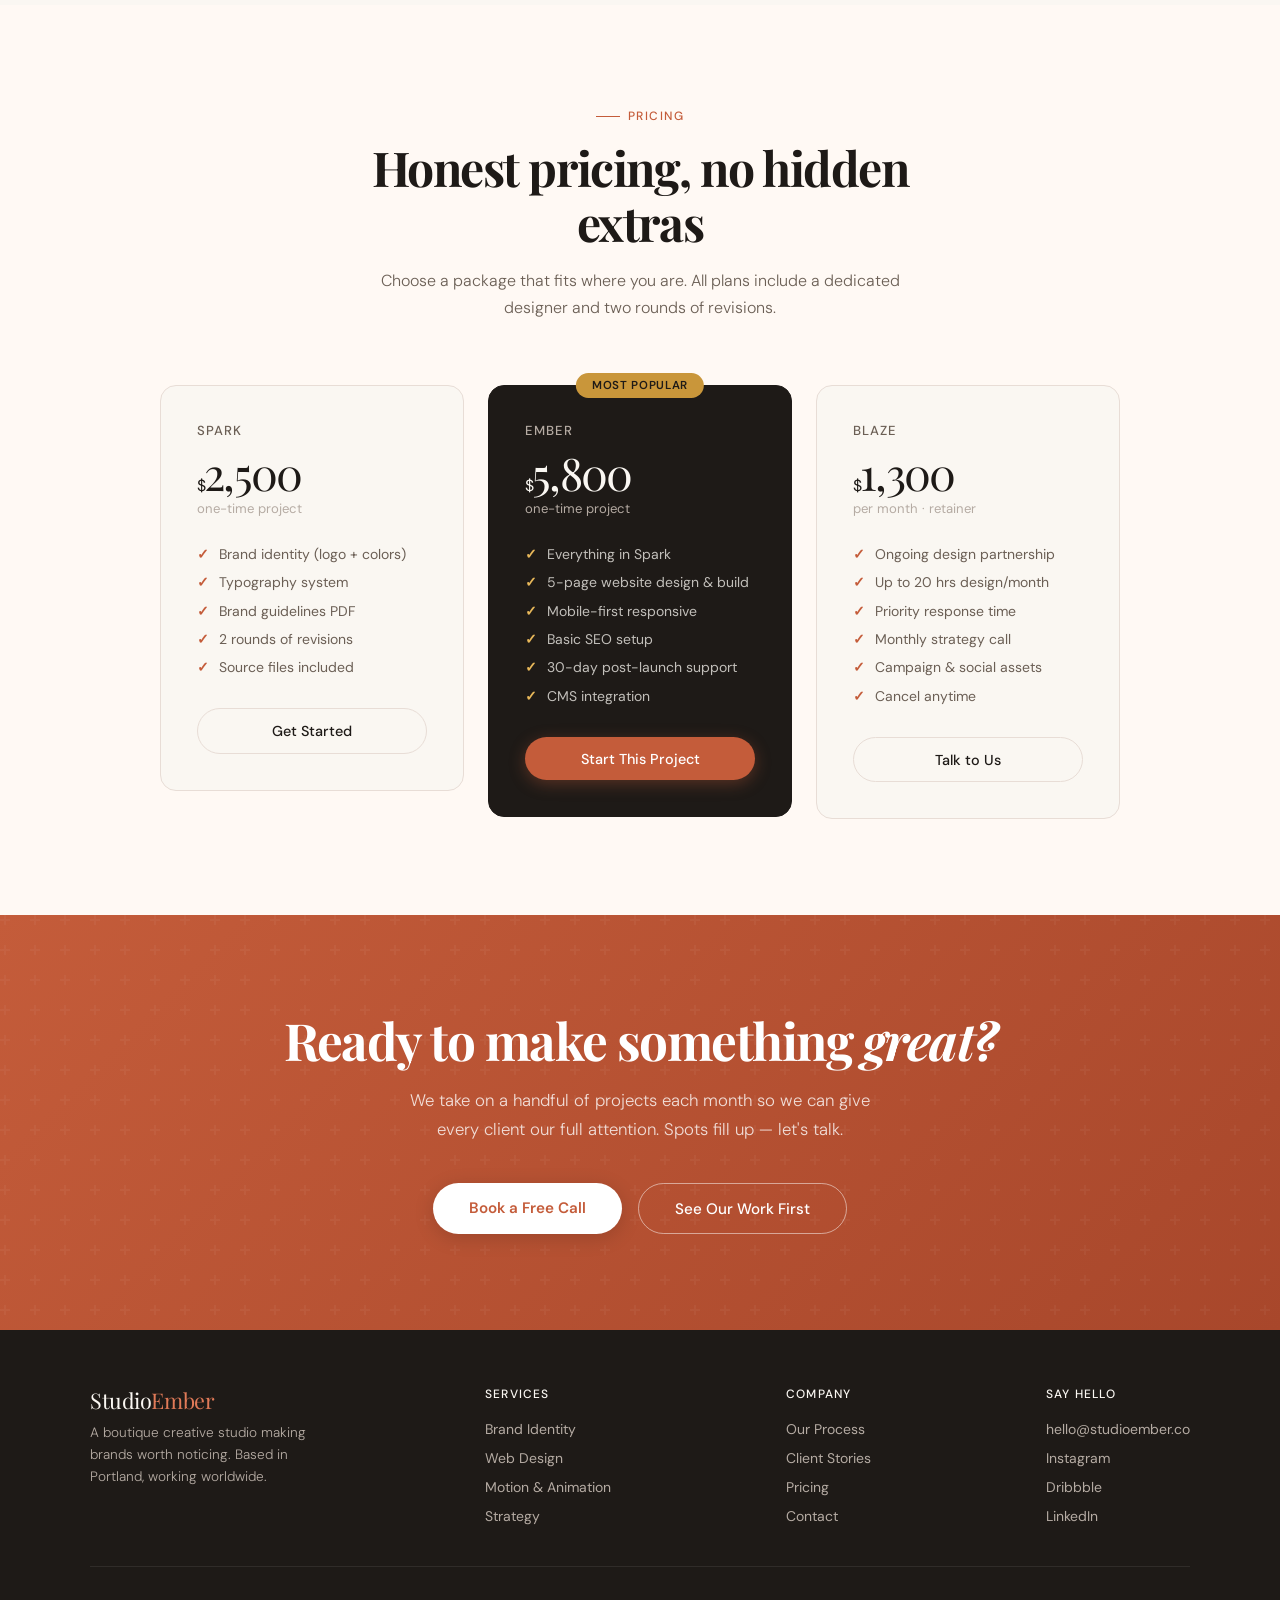
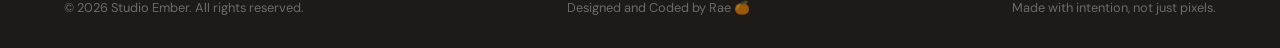
<file: projects/studio-ember-landing.html>
<!DOCTYPE html>
<html lang="en">

<head>
  <meta charset="UTF-8">
  <meta name="viewport" content="width=device-width, initial-scale=1.0">
  <title>Studio Ember — Design That Moves People</title>
  <link
    href="https://fonts.googleapis.com/css2?family=Playfair+Display:ital,wght@0,400;0,600;1,400&family=DM+Sans:wght@300;400;500&display=swap"
    rel="stylesheet">
  <style>
    :root {
      --cream: #faf7f2;
      --warm-white: #fff9f4;
      --terracotta: #c45c3a;
      --terra-light: #e07a58;
      --terra-pale: #f4e4dd;
      --gold: #c9963a;
      --gold-light: #e8b85a;
      --charcoal: #1e1a17;
      --stone: #6b5f55;
      --mist: #b5aba3;
      --border: #e8ddd6;
      --radius: 16px;
      --radius-sm: 8px;
    }

    *,
    *::before,
    *::after {
      box-sizing: border-box;
      margin: 0;
      padding: 0;
    }

    html {
      scroll-behavior: smooth;
    }

    body {
      font-family: 'DM Sans', sans-serif;
      background: var(--cream);
      color: var(--charcoal);
      overflow-x: hidden;
    }

    /* ── NAV ── */
    nav {
      position: fixed;
      top: 0;
      left: 0;
      right: 0;
      z-index: 100;
      display: flex;
      align-items: center;
      justify-content: space-between;
      padding: 1.25rem 5%;
      transition: background 0.4s, box-shadow 0.4s, backdrop-filter 0.4s;
    }

    nav.scrolled {
      background: rgba(250, 247, 242, 0.88);
      backdrop-filter: blur(14px);
      box-shadow: 0 1px 0 var(--border);
    }

    .nav-logo {
      font-family: 'Playfair Display', serif;
      font-size: 1.35rem;
      color: var(--charcoal);
      text-decoration: none;
      letter-spacing: -0.02em;
    }

    .nav-logo span {
      color: var(--terracotta);
    }

    .nav-links {
      display: flex;
      gap: 2.5rem;
      list-style: none;
    }

    .nav-links a {
      font-size: 0.875rem;
      font-weight: 500;
      color: var(--stone);
      text-decoration: none;
      letter-spacing: 0.02em;
      transition: color 0.2s;
    }

    .nav-links a:hover {
      color: var(--terracotta);
    }

    .nav-cta {
      background: var(--charcoal);
      color: var(--cream) !important;
      padding: 0.55rem 1.25rem;
      border-radius: 100px;
      transition: background 0.2s !important;
    }

    .nav-cta:hover {
      background: var(--terracotta) !important;
      color: var(--cream) !important;
    }

    /* ── HERO ── */
    #hero {
      min-height: 100vh;
      display: grid;
      place-items: center;
      padding: 8rem 5% 5rem;
      position: relative;
      overflow: hidden;
    }

    .hero-bg {
      position: absolute;
      inset: 0;
      pointer-events: none;
    }

    .hero-blob {
      position: absolute;
      border-radius: 50%;
      filter: blur(80px);
      opacity: 0.35;
    }

    .blob-1 {
      width: 520px;
      height: 520px;
      background: var(--terracotta);
      top: -100px;
      right: -100px;
      animation: float1 8s ease-in-out infinite;
    }

    .blob-2 {
      width: 380px;
      height: 380px;
      background: var(--gold);
      bottom: -60px;
      left: 5%;
      animation: float2 10s ease-in-out infinite;
    }

    @keyframes float1 {

      0%,
      100% {
        transform: translate(0, 0) scale(1)
      }

      50% {
        transform: translate(-30px, 20px) scale(1.05)
      }
    }

    @keyframes float2 {

      0%,
      100% {
        transform: translate(0, 0) scale(1)
      }

      50% {
        transform: translate(20px, -25px) scale(1.08)
      }
    }

    .hero-inner {
      position: relative;
      z-index: 1;
      max-width: 860px;
      text-align: center;
    }

    .hero-badge {
      display: inline-flex;
      align-items: center;
      gap: 0.5rem;
      background: var(--terra-pale);
      color: var(--terracotta);
      font-size: 0.78rem;
      font-weight: 500;
      letter-spacing: 0.08em;
      text-transform: uppercase;
      padding: 0.4rem 1rem;
      border-radius: 100px;
      margin-bottom: 2rem;
      opacity: 0;
      transform: translateY(16px);
      animation: fadeUp 0.7s 0.2s forwards;
    }

    .hero-badge::before {
      content: '';
      width: 6px;
      height: 6px;
      border-radius: 50%;
      background: var(--terracotta);
    }

    h1 {
      font-family: 'Playfair Display', serif;
      font-size: clamp(2.8rem, 6vw, 5rem);
      line-height: 1.1;
      letter-spacing: -0.03em;
      color: var(--charcoal);
      margin-bottom: 1.5rem;
      opacity: 0;
      transform: translateY(20px);
      animation: fadeUp 0.8s 0.35s forwards;
    }

    h1 em {
      color: var(--terracotta);
      font-style: italic;
    }

    .hero-sub {
      font-size: 1.1rem;
      font-weight: 300;
      color: var(--stone);
      line-height: 1.7;
      max-width: 560px;
      margin: 0 auto 2.5rem;
      opacity: 0;
      transform: translateY(20px);
      animation: fadeUp 0.8s 0.5s forwards;
    }

    .hero-actions {
      display: flex;
      gap: 1rem;
      justify-content: center;
      flex-wrap: wrap;
      opacity: 0;
      transform: translateY(20px);
      animation: fadeUp 0.8s 0.65s forwards;
    }

    .btn-primary {
      background: var(--terracotta);
      color: #fff;
      padding: 0.85rem 2rem;
      border-radius: 100px;
      font-family: 'DM Sans', sans-serif;
      font-size: 0.95rem;
      font-weight: 500;
      text-decoration: none;
      display: inline-flex;
      align-items: center;
      gap: 0.5rem;
      transition: background 0.2s, transform 0.2s, box-shadow 0.2s;
      box-shadow: 0 4px 20px rgba(196, 92, 58, 0.3);
    }

    .btn-primary:hover {
      background: var(--terra-light);
      transform: translateY(-2px);
      box-shadow: 0 8px 28px rgba(196, 92, 58, 0.38);
    }

    .btn-secondary {
      background: transparent;
      color: var(--charcoal);
      padding: 0.85rem 2rem;
      border-radius: 100px;
      font-family: 'DM Sans', sans-serif;
      font-size: 0.95rem;
      font-weight: 500;
      text-decoration: none;
      border: 1.5px solid var(--border);
      transition: border-color 0.2s, color 0.2s, transform 0.2s;
    }

    .btn-secondary:hover {
      border-color: var(--terracotta);
      color: var(--terracotta);
      transform: translateY(-2px);
    }

    .hero-clients {
      margin-top: 4rem;
      opacity: 0;
      animation: fadeUp 0.8s 0.85s forwards;
    }

    .hero-clients p {
      font-size: 0.78rem;
      letter-spacing: 0.1em;
      text-transform: uppercase;
      color: var(--mist);
      margin-bottom: 1rem;
    }

    .client-logos {
      display: flex;
      gap: 2.5rem;
      justify-content: center;
      flex-wrap: wrap;
    }

    .client-logo {
      font-family: 'Playfair Display', serif;
      font-size: 1rem;
      color: var(--mist);
      opacity: 0.6;
      letter-spacing: -0.01em;
      transition: opacity 0.2s, color 0.2s;
    }

    .client-logo:hover {
      opacity: 1;
      color: var(--stone);
    }

    @keyframes fadeUp {
      to {
        opacity: 1;
        transform: translateY(0);
      }
    }

    /* ── SECTION SHARED ── */
    section {
      padding: 6rem 5%;
    }

    .section-label {
      display: inline-flex;
      align-items: center;
      gap: 0.5rem;
      font-size: 0.75rem;
      font-weight: 500;
      letter-spacing: 0.12em;
      text-transform: uppercase;
      color: var(--terracotta);
      margin-bottom: 1rem;
    }

    .section-label::before {
      content: '';
      display: block;
      width: 24px;
      height: 1.5px;
      background: var(--terracotta);
    }

    h2 {
      font-family: 'Playfair Display', serif;
      font-size: clamp(2rem, 4vw, 3rem);
      letter-spacing: -0.03em;
      line-height: 1.15;
      color: var(--charcoal);
    }

    /* ── FEATURES ── */
    #features {
      background: var(--warm-white);
    }

    .features-header {
      text-align: center;
      max-width: 600px;
      margin: 0 auto 4rem;
    }

    .features-header p {
      color: var(--stone);
      line-height: 1.7;
      margin-top: 1rem;
      font-weight: 300;
      font-size: 1.05rem;
    }

    .features-grid {
      display: grid;
      grid-template-columns: repeat(auto-fit, minmax(280px, 1fr));
      gap: 1.5rem;
      max-width: 1100px;
      margin: 0 auto;
    }

    .feature-card {
      background: var(--cream);
      border: 1px solid var(--border);
      border-radius: var(--radius);
      padding: 2rem;
      transition: transform 0.3s, box-shadow 0.3s, border-color 0.3s;
      cursor: default;
    }

    .feature-card:hover {
      transform: translateY(-6px);
      box-shadow: 0 16px 40px rgba(30, 26, 23, 0.08);
      border-color: var(--terracotta);
    }

    .feature-icon {
      width: 48px;
      height: 48px;
      border-radius: 12px;
      background: var(--terra-pale);
      display: grid;
      place-items: center;
      font-size: 1.3rem;
      margin-bottom: 1.25rem;
      transition: background 0.3s;
    }

    .feature-card:hover .feature-icon {
      background: var(--terracotta);
    }

    .feature-card h3 {
      font-family: 'Playfair Display', serif;
      font-size: 1.15rem;
      margin-bottom: 0.6rem;
      color: var(--charcoal);
    }

    .feature-card p {
      font-size: 0.9rem;
      color: var(--stone);
      line-height: 1.65;
      font-weight: 300;
    }

    /* ── PROCESS STRIP ── */
    #process {
      background: var(--charcoal);
      padding: 5rem 5%;
      text-align: center;
    }

    #process .section-label {
      color: var(--gold-light);
    }

    #process .section-label::before {
      background: var(--gold-light);
    }

    #process h2 {
      color: var(--cream);
      margin-bottom: 3.5rem;
    }

    .process-steps {
      display: flex;
      gap: 0;
      max-width: 960px;
      margin: 0 auto;
      position: relative;
    }

    .process-steps::before {
      content: '';
      position: absolute;
      top: 28px;
      left: 10%;
      right: 10%;
      height: 1px;
      background: rgba(255, 255, 255, 0.12);
    }

    .process-step {
      flex: 1;
      padding: 0 1rem;
      position: relative;
    }

    .step-num {
      width: 56px;
      height: 56px;
      border-radius: 50%;
      border: 1.5px solid rgba(255, 255, 255, 0.2);
      background: var(--charcoal);
      display: grid;
      place-items: center;
      margin: 0 auto 1.25rem;
      font-family: 'Playfair Display', serif;
      font-size: 1.1rem;
      color: var(--gold-light);
      transition: background 0.3s, border-color 0.3s;
    }

    .process-step:hover .step-num {
      background: var(--gold);
      border-color: var(--gold);
      color: var(--charcoal);
    }

    .process-step h4 {
      font-size: 0.95rem;
      font-weight: 500;
      color: var(--cream);
      margin-bottom: 0.4rem;
    }

    .process-step p {
      font-size: 0.82rem;
      color: var(--mist);
      line-height: 1.6;
      font-weight: 300;
    }

    /* ── TESTIMONIALS ── */
    #testimonials {
      background: var(--cream);
    }

    .testimonials-header {
      text-align: center;
      max-width: 560px;
      margin: 0 auto 4rem;
    }

    .testimonials-header p {
      color: var(--stone);
      line-height: 1.7;
      margin-top: 1rem;
      font-weight: 300;
    }

    .testimonials-grid {
      display: grid;
      grid-template-columns: repeat(auto-fit, minmax(300px, 1fr));
      gap: 1.5rem;
      max-width: 1100px;
      margin: 0 auto;
    }

    .testimonial-card {
      background: var(--warm-white);
      border: 1px solid var(--border);
      border-radius: var(--radius);
      padding: 2rem;
      position: relative;
      transition: transform 0.3s, box-shadow 0.3s;
    }

    .testimonial-card:hover {
      transform: translateY(-4px);
      box-shadow: 0 12px 32px rgba(30, 26, 23, 0.07);
    }

    .testimonial-card.featured {
      background: var(--terracotta);
      border-color: var(--terracotta);
      grid-row: span 1;
    }

    .quote-mark {
      font-family: 'Playfair Display', serif;
      font-size: 4rem;
      line-height: 1;
      color: var(--terra-pale);
      margin-bottom: -0.5rem;
      display: block;
    }

    .testimonial-card.featured .quote-mark {
      color: rgba(255, 255, 255, 0.3);
    }

    .testimonial-card blockquote {
      font-family: 'Playfair Display', serif;
      font-size: 1.05rem;
      line-height: 1.6;
      color: var(--charcoal);
      font-style: italic;
      margin-bottom: 1.5rem;
    }

    .testimonial-card.featured blockquote {
      color: rgba(255, 255, 255, 0.95);
    }

    .testimonial-author {
      display: flex;
      align-items: center;
      gap: 0.75rem;
    }

    .author-avatar {
      width: 40px;
      height: 40px;
      border-radius: 50%;
      background: var(--terra-pale);
      display: grid;
      place-items: center;
      font-weight: 600;
      font-size: 0.85rem;
      color: var(--terracotta);
      flex-shrink: 0;
    }

    .testimonial-card.featured .author-avatar {
      background: rgba(255, 255, 255, 0.2);
      color: #fff;
    }

    .author-name {
      font-weight: 500;
      font-size: 0.9rem;
      color: var(--charcoal);
    }

    .testimonial-card.featured .author-name {
      color: #fff;
    }

    .author-role {
      font-size: 0.78rem;
      color: var(--mist);
    }

    .testimonial-card.featured .author-role {
      color: rgba(255, 255, 255, 0.65);
    }

    .stars {
      color: var(--gold);
      font-size: 0.85rem;
      margin-bottom: 0.75rem;
    }

    .testimonial-card.featured .stars {
      color: var(--gold-light);
    }

    /* ── PRICING ── */
    #pricing {
      background: var(--warm-white);
    }

    .pricing-header {
      text-align: center;
      max-width: 540px;
      margin: 0 auto 4rem;
    }

    .pricing-header p {
      color: var(--stone);
      line-height: 1.7;
      margin-top: 1rem;
      font-weight: 300;
    }

    .pricing-grid {
      display: grid;
      grid-template-columns: repeat(auto-fit, minmax(280px, 1fr));
      gap: 1.5rem;
      max-width: 960px;
      margin: 0 auto;
      align-items: start;
    }

    .pricing-card {
      background: var(--cream);
      border: 1.5px solid var(--border);
      border-radius: var(--radius);
      padding: 2.25rem;
      transition: transform 0.3s, box-shadow 0.3s;
      position: relative;
    }

    .pricing-card:hover {
      transform: translateY(-6px);
      box-shadow: 0 16px 40px rgba(30, 26, 23, 0.08);
    }

    .pricing-card.popular {
      background: var(--charcoal);
      border-color: var(--charcoal);
      transform: translateY(-8px);
    }

    .pricing-card.popular:hover {
      transform: translateY(-14px);
    }

    .popular-badge {
      position: absolute;
      top: -13px;
      left: 50%;
      transform: translateX(-50%);
      background: var(--gold);
      color: var(--charcoal);
      font-size: 0.72rem;
      font-weight: 600;
      letter-spacing: 0.06em;
      text-transform: uppercase;
      padding: 0.3rem 1rem;
      border-radius: 100px;
      white-space: nowrap;
    }

    .plan-name {
      font-size: 0.82rem;
      font-weight: 500;
      letter-spacing: 0.08em;
      text-transform: uppercase;
      color: var(--stone);
      margin-bottom: 0.75rem;
    }

    .pricing-card.popular .plan-name {
      color: var(--mist);
    }

    .plan-price {
      font-family: 'Playfair Display', serif;
      font-size: 2.8rem;
      letter-spacing: -0.04em;
      color: var(--charcoal);
      line-height: 1;
      margin-bottom: 0.25rem;
    }

    .pricing-card.popular .plan-price {
      color: var(--cream);
    }

    .plan-price span {
      font-size: 1rem;
      font-weight: 400;
      font-family: 'DM Sans', sans-serif;
    }

    .plan-period {
      font-size: 0.82rem;
      color: var(--mist);
      margin-bottom: 1.75rem;
    }

    .plan-features {
      list-style: none;
      margin-bottom: 2rem;
      display: flex;
      flex-direction: column;
      gap: 0.65rem;
    }

    .plan-features li {
      font-size: 0.875rem;
      color: var(--stone);
      display: flex;
      align-items: center;
      gap: 0.6rem;
    }

    .pricing-card.popular .plan-features li {
      color: rgba(250, 247, 242, 0.75);
    }

    .plan-features li::before {
      content: '✓';
      color: var(--terracotta);
      font-weight: 600;
      flex-shrink: 0;
    }

    .pricing-card.popular .plan-features li::before {
      color: var(--gold-light);
    }

    .plan-btn {
      display: block;
      text-align: center;
      padding: 0.8rem;
      border-radius: 100px;
      font-family: 'DM Sans', sans-serif;
      font-size: 0.9rem;
      font-weight: 500;
      text-decoration: none;
      transition: all 0.2s;
    }

    .plan-btn-outline {
      border: 1.5px solid var(--border);
      color: var(--charcoal);
    }

    .plan-btn-outline:hover {
      border-color: var(--terracotta);
      color: var(--terracotta);
    }

    .plan-btn-solid {
      background: var(--terracotta);
      color: #fff;
      box-shadow: 0 4px 16px rgba(196, 92, 58, 0.35);
    }

    .plan-btn-solid:hover {
      background: var(--terra-light);
      transform: translateY(-1px);
    }

    /* ── CTA BAND ── */
    #cta {
      background: linear-gradient(135deg, var(--terracotta) 0%, #a8472b 100%);
      padding: 6rem 5%;
      text-align: center;
      position: relative;
      overflow: hidden;
    }

    #cta::before {
      content: '';
      position: absolute;
      inset: 0;
      background: url("data:image/svg+xml,%3Csvg width='60' height='60' viewBox='0 0 60 60' xmlns='http://www.w3.org/2000/svg'%3E%3Cg fill='none' fill-rule='evenodd'%3E%3Cg fill='%23ffffff' fill-opacity='0.04'%3E%3Cpath d='M36 34v-4h-2v4h-4v2h4v4h2v-4h4v-2h-4zm0-30V0h-2v4h-4v2h4v4h2V6h4V4h-4zM6 34v-4H4v4H0v2h4v4h2v-4h4v-2H6zM6 4V0H4v4H0v2h4v4h2V6h4V4H6z'/%3E%3C/g%3E%3C/g%3E%3C/svg%3E");
    }

    #cta h2 {
      color: #fff;
      font-size: clamp(2rem, 4.5vw, 3.2rem);
      margin-bottom: 1rem;
      position: relative;
    }

    #cta p {
      color: rgba(255, 255, 255, 0.8);
      font-size: 1.05rem;
      font-weight: 300;
      max-width: 480px;
      margin: 0 auto 2.5rem;
      line-height: 1.7;
      position: relative;
    }

    .cta-actions {
      display: flex;
      gap: 1rem;
      justify-content: center;
      flex-wrap: wrap;
      position: relative;
    }

    .btn-white {
      background: #fff;
      color: var(--terracotta);
      padding: 0.9rem 2.25rem;
      border-radius: 100px;
      font-family: 'DM Sans', sans-serif;
      font-size: 0.95rem;
      font-weight: 600;
      text-decoration: none;
      transition: transform 0.2s, box-shadow 0.2s;
      box-shadow: 0 4px 20px rgba(0, 0, 0, 0.15);
    }

    .btn-white:hover {
      transform: translateY(-3px);
      box-shadow: 0 10px 30px rgba(0, 0, 0, 0.2);
    }

    .btn-ghost-white {
      background: transparent;
      color: #fff;
      padding: 0.9rem 2.25rem;
      border-radius: 100px;
      font-family: 'DM Sans', sans-serif;
      font-size: 0.95rem;
      font-weight: 500;
      text-decoration: none;
      border: 1.5px solid rgba(255, 255, 255, 0.5);
      transition: border-color 0.2s, background 0.2s, transform 0.2s;
    }

    .btn-ghost-white:hover {
      border-color: #fff;
      background: rgba(255, 255, 255, 0.1);
      transform: translateY(-2px);
    }

    /* ── FOOTER ── */
    footer {
      background: var(--charcoal);
      color: var(--mist);
      padding: 3.5rem 5% 2rem;
    }

    .footer-inner {
      max-width: 1100px;
      margin: 0 auto;
      display: flex;
      justify-content: space-between;
      align-items: flex-start;
      flex-wrap: wrap;
      gap: 2rem;
      padding-bottom: 2.5rem;
      border-bottom: 1px solid rgba(255, 255, 255, 0.08);
      margin-bottom: 2rem;
    }

    .footer-brand .nav-logo {
      color: var(--cream);
      display: block;
      margin-bottom: 0.5rem;
    }

    .footer-brand p {
      font-size: 0.85rem;
      color: var(--mist);
      max-width: 220px;
      line-height: 1.6;
      font-weight: 300;
    }

    .footer-links h5 {
      font-size: 0.75rem;
      font-weight: 500;
      letter-spacing: 0.1em;
      text-transform: uppercase;
      color: var(--cream);
      margin-bottom: 1rem;
    }

    .footer-links ul {
      list-style: none;
      display: flex;
      flex-direction: column;
      gap: 0.5rem;
    }

    .footer-links a {
      font-size: 0.875rem;
      color: var(--mist);
      text-decoration: none;
      transition: color 0.2s;
    }

    .footer-links a:hover {
      color: var(--terra-light);
    }

    .footer-bottom {
      display: flex;
      justify-content: space-between;
      align-items: center;
      flex-wrap: wrap;
      gap: 1rem;
    }

    .footer-bottom p {
      font-size: 0.8rem;
      color: rgba(181, 171, 163, 0.55);
    }

    /* ── SCROLL REVEAL ── */
    .reveal {
      opacity: 0;
      transform: translateY(30px);
      transition: opacity 0.7s ease, transform 0.7s ease;
    }

    .reveal.visible {
      opacity: 1;
      transform: translateY(0);
    }

    .reveal-delay-1 {
      transition-delay: 0.1s;
    }

    .reveal-delay-2 {
      transition-delay: 0.2s;
    }

    .reveal-delay-3 {
      transition-delay: 0.3s;
    }

    .reveal-delay-4 {
      transition-delay: 0.4s;
    }

    /* ── RESPONSIVE ── */
    @media (max-width: 768px) {
      .nav-links {
        display: none;
      }

      .process-steps {
        flex-direction: column;
        gap: 2rem;
      }

      .process-steps::before {
        display: none;
      }

      .pricing-card.popular {
        transform: none;
      }

      .pricing-card.popular:hover {
        transform: translateY(-6px);
      }
    }
  </style>
</head>

<body>

  <!-- NAV -->
  <nav id="navbar">
    <a href="#hero" class="nav-logo">Studio<span>Ember</span></a>
    <ul class="nav-links">
      <li><a href="#features">Work</a></li>
      <li><a href="#process">Process</a></li>
      <li><a href="#testimonials">Clients</a></li>
      <li><a href="#pricing">Pricing</a></li>
      <li><a href="#cta" class="nav-cta">Start a Project</a></li>
    </ul>
  </nav>

  <!-- HERO -->
  <section id="hero">
    <div class="hero-bg">
      <div class="hero-blob blob-1"></div>
      <div class="hero-blob blob-2"></div>
    </div>
    <div class="hero-inner">
      <div class="hero-badge">Creative Design Studio · Est. 2019</div>
      <h1>Design that makes people <em>feel</em> something</h1>
      <p class="hero-sub">We help ambitious brands find their visual voice — from brand identity to digital experiences
        that leave a lasting impression.</p>
      <div class="hero-actions">
        <a href="#cta" class="btn-primary">Start a Project →</a>
        <a href="#features" class="btn-secondary">See Our Work</a>
      </div>
      <div class="hero-clients">
        <p>Trusted by growing brands</p>
        <div class="client-logos">
          <span class="client-logo">Maplewood</span>
          <span class="client-logo">Driftline</span>
          <span class="client-logo">Soluna Co.</span>
          <span class="client-logo">Arcform</span>
          <span class="client-logo">Helio</span>
        </div>
      </div>
    </div>
  </section>

  <!-- FEATURES -->
  <section id="features">
    <div class="features-header reveal">
      <div class="section-label">What We Do</div>
      <h2>Everything your brand needs to shine</h2>
      <p>We're a small, focused studio — which means every project gets our full attention, not an intern's.</p>
    </div>
    <div class="features-grid">
      <div class="feature-card reveal reveal-delay-1">
        <div class="feature-icon">✦</div>
        <h3>Brand Identity</h3>
        <p>Logo, color system, typography, and tone of voice — built to grow with your business and turn heads in any
          room.</p>
      </div>
      <div class="feature-card reveal reveal-delay-2">
        <div class="feature-icon">◈</div>
        <h3>Web Design & Dev</h3>
        <p>Beautiful, performant websites that convert. We design and build them — no awkward handoffs, no
          lost-in-translation moments.</p>
      </div>
      <div class="feature-card reveal reveal-delay-3">
        <div class="feature-icon">⬡</div>
        <h3>Digital Campaigns</h3>
        <p>Social assets, landing pages, email templates. Scroll-stopping visuals that make your audience stop and take
          notice.</p>
      </div>
      <div class="feature-card reveal reveal-delay-4">
        <div class="feature-icon">❋</div>
        <h3>Motion & Animation</h3>
        <p>Subtle movement that brings your brand to life — from micro-interactions to full video identity systems.</p>
      </div>
      <div class="feature-card reveal reveal-delay-1">
        <div class="feature-icon">◎</div>
        <h3>Strategy & Positioning</h3>
        <p>Before we touch a pixel, we ask the right questions. Great design starts with clear thinking about who you
          are and who you serve.</p>
      </div>
      <div class="feature-card reveal reveal-delay-2">
        <div class="feature-icon">⊹</div>
        <h3>Ongoing Partnership</h3>
        <p>Design doesn't stop at launch. Monthly retainers keep your brand consistent and evolving as your business
          grows.</p>
      </div>
    </div>
  </section>

  <!-- PROCESS -->
  <section id="process">
    <div class="section-label reveal">How We Work</div>
    <h2 class="reveal" style="margin-bottom:0.5rem">A process as clear as our designs</h2>
    <p class="reveal" style="color:var(--mist);font-weight:300;margin-bottom:3.5rem;font-size:1rem">No surprises. No
      scope creep. Just good work, delivered well.</p>
    <div class="process-steps">
      <div class="process-step reveal reveal-delay-1">
        <div class="step-num">01</div>
        <h4>Discovery</h4>
        <p>We dig into your goals, audience, and competitors so the creative work hits the mark.</p>
      </div>
      <div class="process-step reveal reveal-delay-2">
        <div class="step-num">02</div>
        <h4>Strategy</h4>
        <p>A clear creative direction before a single design is made — everyone aligned, no surprises.</p>
      </div>
      <div class="process-step reveal reveal-delay-3">
        <div class="step-num">03</div>
        <h4>Design</h4>
        <p>We craft, present, and refine until it feels unmistakably right. Two rounds of revisions included.</p>
      </div>
      <div class="process-step reveal reveal-delay-4">
        <div class="step-num">04</div>
        <h4>Launch</h4>
        <p>Handoff, onboarding, and a brand guidelines doc so you can always stay on-brand.</p>
      </div>
    </div>
  </section>

  <!-- TESTIMONIALS -->
  <section id="testimonials">
    <div class="testimonials-header reveal">
      <div class="section-label">Client Love</div>
      <h2>Don't take our word for it</h2>
      <p>Real feedback from founders and marketing leads who trusted us with their brands.</p>
    </div>
    <div class="testimonials-grid">
      <div class="testimonial-card reveal reveal-delay-1">
        <div class="stars">★★★★★</div>
        <span class="quote-mark">"</span>
        <blockquote>Studio Ember took our rebrand from a nerve-wracking process to an exciting one. They listened first,
          designed second — and the result is something our whole team is proud of.</blockquote>
        <div class="testimonial-author">
          <div class="author-avatar">LM</div>
          <div>
            <div class="author-name">Lena M.</div>
            <div class="author-role">CEO, Maplewood Goods</div>
          </div>
        </div>
      </div>
      <div class="testimonial-card featured reveal reveal-delay-2">
        <div class="stars">★★★★★</div>
        <span class="quote-mark">"</span>
        <blockquote>Our website conversions went up 40% after the redesign. But honestly, what I loved most was how
          painless the whole process was.</blockquote>
        <div class="testimonial-author">
          <div class="author-avatar">JO</div>
          <div>
            <div class="author-name">James O.</div>
            <div class="author-role">Founder, Arcform Studio</div>
          </div>
        </div>
      </div>
      <div class="testimonial-card reveal reveal-delay-3">
        <div class="stars">★★★★★</div>
        <span class="quote-mark">"</span>
        <blockquote>Working with small agencies is a gamble. Studio Ember is the rare exception — professional,
          talented, and genuinely invested in your success.</blockquote>
        <div class="testimonial-author">
          <div class="author-avatar">SK</div>
          <div>
            <div class="author-name">Sara K.</div>
            <div class="author-role">Head of Brand, Soluna Co.</div>
          </div>
        </div>
      </div>
    </div>
  </section>

  <!-- PRICING -->
  <section id="pricing">
    <div class="pricing-header reveal">
      <div class="section-label">Pricing</div>
      <h2>Honest pricing, no hidden extras</h2>
      <p>Choose a package that fits where you are. All plans include a dedicated designer and two rounds of revisions.
      </p>
    </div>
    <div class="pricing-grid">
      <div class="pricing-card reveal reveal-delay-1">
        <div class="plan-name">Spark</div>
        <div class="plan-price"><span>$</span>2,500</div>
        <div class="plan-period">one-time project</div>
        <ul class="plan-features">
          <li>Brand identity (logo + colors)</li>
          <li>Typography system</li>
          <li>Brand guidelines PDF</li>
          <li>2 rounds of revisions</li>
          <li>Source files included</li>
        </ul>
        <a href="#cta" class="plan-btn plan-btn-outline">Get Started</a>
      </div>
      <div class="pricing-card popular reveal reveal-delay-2">
        <div class="popular-badge">Most Popular</div>
        <div class="plan-name">Ember</div>
        <div class="plan-price"><span>$</span>5,800</div>
        <div class="plan-period">one-time project</div>
        <ul class="plan-features">
          <li>Everything in Spark</li>
          <li>5-page website design & build</li>
          <li>Mobile-first responsive</li>
          <li>Basic SEO setup</li>
          <li>30-day post-launch support</li>
          <li>CMS integration</li>
        </ul>
        <a href="#cta" class="plan-btn plan-btn-solid">Start This Project</a>
      </div>
      <div class="pricing-card reveal reveal-delay-3">
        <div class="plan-name">Blaze</div>
        <div class="plan-price"><span>$</span>1,300</div>
        <div class="plan-period">per month · retainer</div>
        <ul class="plan-features">
          <li>Ongoing design partnership</li>
          <li>Up to 20 hrs design/month</li>
          <li>Priority response time</li>
          <li>Monthly strategy call</li>
          <li>Campaign & social assets</li>
          <li>Cancel anytime</li>
        </ul>
        <a href="#cta" class="plan-btn plan-btn-outline">Talk to Us</a>
      </div>
    </div>
  </section>

  <!-- CTA -->
  <section id="cta">
    <h2 class="reveal">Ready to make something <em style="font-style:italic">great?</em></h2>
    <p class="reveal reveal-delay-1">We take on a handful of projects each month so we can give every client our full
      attention. Spots fill up — let's talk.</p>
    <div class="cta-actions reveal reveal-delay-2">
      <a href="mailto:hello@studioember.co" class="btn-white">Book a Free Call</a>
      <a href="#features" class="btn-ghost-white">See Our Work First</a>
    </div>
  </section>

  <!-- FOOTER -->
  <footer>
    <div class="footer-inner">
      <div class="footer-brand">
        <a href="#hero" class="nav-logo">Studio<span style="color:var(--terra-light)">Ember</span></a>
        <p>A boutique creative studio making brands worth noticing. Based in Portland, working worldwide.</p>
      </div>
      <div class="footer-links">
        <h5>Services</h5>
        <ul>
          <li><a href="#features">Brand Identity</a></li>
          <li><a href="#features">Web Design</a></li>
          <li><a href="#features">Motion & Animation</a></li>
          <li><a href="#features">Strategy</a></li>
        </ul>
      </div>
      <div class="footer-links">
        <h5>Company</h5>
        <ul>
          <li><a href="#process">Our Process</a></li>
          <li><a href="#testimonials">Client Stories</a></li>
          <li><a href="#pricing">Pricing</a></li>
          <li><a href="#cta">Contact</a></li>
        </ul>
      </div>
      <div class="footer-links">
        <h5>Say Hello</h5>
        <ul>
          <li><a href="mailto:hello@studioember.co">hello@studioember.co</a></li>
          <li><a href="#">Instagram</a></li>
          <li><a href="#">Dribbble</a></li>
          <li><a href="#">LinkedIn</a></li>
        </ul>
      </div>
    </div>
    <div class="footer-bottom">
      <p>© 2026 Studio Ember. All rights reserved.</p>
      <p>Designed and Coded by Rae 🍊</p>
      <p>Made with intention, not just pixels.</p>
    </div>
  </footer>

  <script>
    // Sticky nav
    const navbar = document.getElementById('navbar');
    window.addEventListener('scroll', () => {
      navbar.classList.toggle('scrolled', window.scrollY > 40);
    });

    // Scroll reveal
    const revealEls = document.querySelectorAll('.reveal');
    const observer = new IntersectionObserver((entries) => {
      entries.forEach(entry => {
        if (entry.isIntersecting) {
          entry.target.classList.add('visible');
          observer.unobserve(entry.target);
        }
      });
    }, { threshold: 0.12 });
    revealEls.forEach(el => observer.observe(el));

    // Smooth scroll for anchor links
    document.querySelectorAll('a[href^="#"]').forEach(a => {
      a.addEventListener('click', e => {
        const target = document.querySelector(a.getAttribute('href'));
        if (target) {
          e.preventDefault();
          target.scrollIntoView({ behavior: 'smooth', block: 'start' });
        }
      });
    });
  </script>
</body>

</html>
</file>
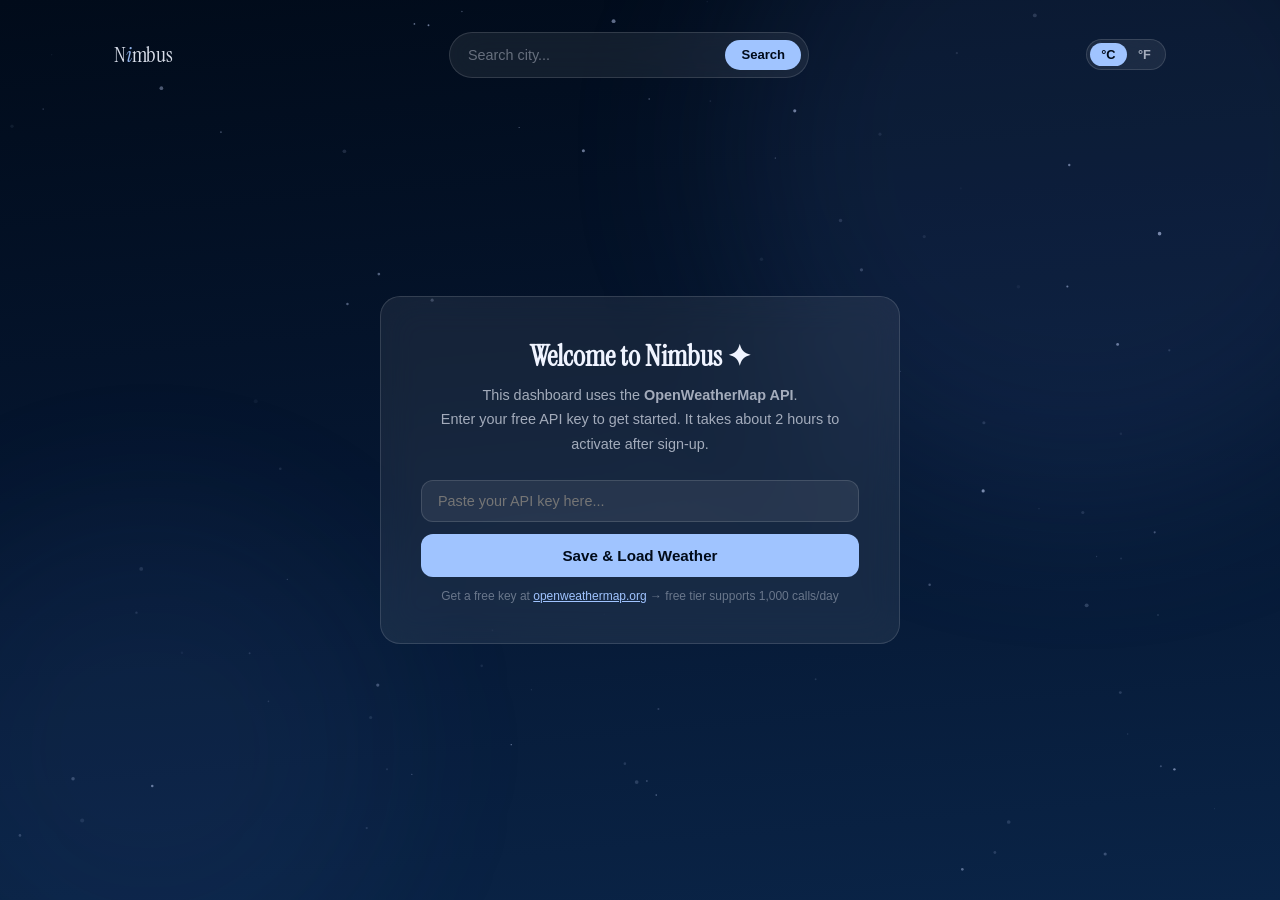
<file: projects/weather-dashboard.html>
<!DOCTYPE html>
<html lang="en">

<head>
  <meta charset="UTF-8">
  <meta name="viewport" content="width=device-width, initial-scale=1.0">
  <title>Nimbus — Weather Dashboard</title>
  <link
    href="https://fonts.googleapis.com/css2?family=Cabinet+Grotesk:wght@300;400;500;700;800&family=Instrument+Serif:ital@0;1&display=swap"
    rel="stylesheet">
  <style>
    /* ── THEME VARIABLES (updated dynamically) ── */
    :root {
      --sky-top: #0a1628;
      --sky-mid: #0e2447;
      --sky-btm: #1a3a6b;
      --glow: rgba(100, 160, 255, 0.18);
      --glass: rgba(255, 255, 255, 0.07);
      --glass-bd: rgba(255, 255, 255, 0.13);
      --text: #f0f4ff;
      --text-2: rgba(240, 244, 255, 0.65);
      --text-3: rgba(240, 244, 255, 0.38);
      --accent: #6aaeff;
      --accent-glow: rgba(106, 174, 255, 0.3);
      --radius: 20px;
      --radius-sm: 12px;
      --blur: blur(18px);
    }

    /* ── WEATHER THEMES ── */
    body.theme-clear-day {
      --sky-top: #0066cc;
      --sky-mid: #0099ff;
      --sky-btm: #66ccff;
      --accent: #ffd700;
      --accent-glow: rgba(255, 215, 0, 0.35);
      --glow: rgba(255, 200, 50, 0.15);
    }

    body.theme-clear-night {
      --sky-top: #010b1a;
      --sky-mid: #051630;
      --sky-btm: #0a2447;
      --accent: #a0c4ff;
      --accent-glow: rgba(160, 196, 255, 0.3);
      --glow: rgba(80, 120, 200, 0.12);
    }

    body.theme-clouds {
      --sky-top: #2d3748;
      --sky-mid: #3d4f6e;
      --sky-btm: #546380;
      --accent: #b0c4de;
      --accent-glow: rgba(176, 196, 222, 0.3);
      --glow: rgba(120, 140, 180, 0.15);
    }

    body.theme-rain {
      --sky-top: #111827;
      --sky-mid: #1f2d40;
      --sky-btm: #263447;
      --accent: #60a5fa;
      --accent-glow: rgba(96, 165, 250, 0.3);
      --glow: rgba(60, 100, 180, 0.2);
    }

    body.theme-storm {
      --sky-top: #0d0d0d;
      --sky-mid: #1a1a2e;
      --sky-btm: #16213e;
      --accent: #f59e0b;
      --accent-glow: rgba(245, 158, 11, 0.4);
      --glow: rgba(200, 100, 0, 0.2);
    }

    body.theme-snow {
      --sky-top: #b8cce8;
      --sky-mid: #cddaf0;
      --sky-btm: #dde8f5;
      --accent: #fff;
      --accent-glow: rgba(255, 255, 255, 0.5);
      --glow: rgba(200, 220, 255, 0.2);
      --text: #1a2a4a;
      --text-2: rgba(26, 42, 74, 0.7);
      --text-3: rgba(26, 42, 74, 0.45);
      --glass: rgba(255, 255, 255, 0.25);
      --glass-bd: rgba(255, 255, 255, 0.5);
    }

    body.theme-mist {
      --sky-top: #8a9bb0;
      --sky-mid: #a8b8c8;
      --sky-btm: #c0cedb;
      --accent: #e8f0f8;
      --accent-glow: rgba(200, 220, 240, 0.4);
      --glow: rgba(150, 170, 200, 0.2);
      --text: #1a2a3a;
      --text-2: rgba(26, 42, 58, 0.65);
      --text-3: rgba(26, 42, 58, 0.4);
      --glass: rgba(255, 255, 255, 0.2);
      --glass-bd: rgba(255, 255, 255, 0.4);
    }

    *,
    *::before,
    *::after {
      box-sizing: border-box;
      margin: 0;
      padding: 0;
    }

    html {
      height: 100%;
    }

    body {
      font-family: 'Cabinet Grotesk', sans-serif;
      min-height: 100vh;
      background: linear-gradient(175deg, var(--sky-top) 0%, var(--sky-mid) 50%, var(--sky-btm) 100%);
      color: var(--text);
      transition: background 1.4s ease, color 0.8s;
      position: relative;
      overflow-x: hidden;
    }

    /* ── ATMOSPHERE LAYER ── */
    .atmo {
      position: fixed;
      inset: 0;
      pointer-events: none;
      z-index: 0;
      overflow: hidden;
    }

    .atmo-glow {
      position: absolute;
      border-radius: 50%;
      background: var(--glow);
      filter: blur(80px);
      transition: all 1.4s ease;
    }

    .atmo-glow-1 {
      width: 700px;
      height: 700px;
      top: -200px;
      right: -150px;
    }

    .atmo-glow-2 {
      width: 500px;
      height: 500px;
      bottom: -100px;
      left: -100px;
      opacity: 0.6;
    }

    /* Particle canvas */
    #particle-canvas {
      position: fixed;
      inset: 0;
      pointer-events: none;
      z-index: 1;
      opacity: 0.7;
    }

    /* ── LAYOUT ── */
    .shell {
      position: relative;
      z-index: 2;
      max-width: 1100px;
      margin: 0 auto;
      padding: 2rem 1.5rem 4rem;
    }

    /* ── TOPBAR ── */
    .topbar {
      display: flex;
      align-items: center;
      justify-content: space-between;
      margin-bottom: 2rem;
      gap: 1rem;
      flex-wrap: wrap;
    }

    .brand {
      font-family: 'Instrument Serif', serif;
      font-size: 1.4rem;
      letter-spacing: -0.01em;
      opacity: 0.9;
    }

    .brand em {
      color: var(--accent);
      font-style: italic;
      transition: color 0.8s;
    }

    /* Search bar */
    .search-wrap {
      display: flex;
      align-items: center;
      gap: 0.5rem;
      background: var(--glass);
      border: 1px solid var(--glass-bd);
      border-radius: 100px;
      padding: 0.45rem 0.45rem 0.45rem 1.1rem;
      backdrop-filter: var(--blur);
      transition: border-color 0.2s, background 0.8s;
      flex: 1;
      max-width: 360px;
    }

    .search-wrap:focus-within {
      border-color: var(--accent);
      background: rgba(255, 255, 255, 0.11);
    }

    .search-input {
      background: none;
      border: none;
      outline: none;
      font-family: 'Cabinet Grotesk', sans-serif;
      font-size: 0.9rem;
      color: var(--text);
      flex: 1;
      min-width: 0;
    }

    .search-input::placeholder {
      color: var(--text-3);
    }

    .search-btn {
      background: var(--accent);
      color: var(--sky-top);
      border: none;
      border-radius: 100px;
      padding: 0.45rem 1rem;
      font-family: 'Cabinet Grotesk', sans-serif;
      font-size: 0.82rem;
      font-weight: 700;
      cursor: pointer;
      white-space: nowrap;
      transition: opacity 0.2s, transform 0.15s, background 0.8s, color 0.8s;
    }

    .search-btn:hover {
      opacity: 0.88;
      transform: scale(0.98);
    }

    .unit-toggle {
      display: flex;
      background: var(--glass);
      border: 1px solid var(--glass-bd);
      border-radius: 100px;
      padding: 3px;
      backdrop-filter: var(--blur);
    }

    .unit-btn {
      background: none;
      border: none;
      font-family: 'Cabinet Grotesk', sans-serif;
      font-size: 0.8rem;
      font-weight: 700;
      color: var(--text-2);
      cursor: pointer;
      padding: 0.25rem 0.7rem;
      border-radius: 100px;
      transition: all 0.2s;
    }

    .unit-btn.active {
      background: var(--accent);
      color: var(--sky-top);
    }

    /* ── HERO ── */
    .hero-grid {
      display: grid;
      grid-template-columns: 1fr 340px;
      gap: 1.25rem;
      margin-bottom: 1.25rem;
      align-items: start;
    }

    /* Main weather card */
    .main-card {
      background: var(--glass);
      border: 1px solid var(--glass-bd);
      border-radius: var(--radius);
      backdrop-filter: var(--blur);
      padding: 2.5rem;
      transition: background 0.8s;
      animation: fadeUp 0.6s ease both;
    }

    @keyframes fadeUp {
      from {
        opacity: 0;
        transform: translateY(20px);
      }

      to {
        opacity: 1;
        transform: translateY(0);
      }
    }

    .location-line {
      display: flex;
      align-items: center;
      gap: 0.5rem;
      margin-bottom: 1.5rem;
    }

    .location-pin {
      font-size: 1rem;
      color: var(--accent);
      transition: color 0.8s;
    }

    .location-name {
      font-size: 1rem;
      font-weight: 700;
      letter-spacing: 0.02em;
      color: var(--text);
    }

    .location-country {
      font-size: 0.8rem;
      color: var(--text-3);
      margin-left: 0.25rem;
    }

    .location-time {
      font-size: 0.8rem;
      color: var(--text-3);
      margin-left: auto;
    }

    .temp-display {
      display: flex;
      align-items: flex-start;
      gap: 1.5rem;
      margin-bottom: 1rem;
    }

    .temp-big {
      font-family: 'Instrument Serif', serif;
      font-size: clamp(5rem, 12vw, 8rem);
      line-height: 1;
      letter-spacing: -0.04em;
      color: var(--text);
    }

    .temp-big sup {
      font-size: 2rem;
      vertical-align: super;
      color: var(--text-2);
    }

    .temp-meta {
      padding-top: 1rem;
    }

    .weather-icon-big {
      font-size: 3.5rem;
      line-height: 1;
      margin-bottom: 0.5rem;
      display: block;
    }

    .weather-desc {
      font-family: 'Instrument Serif', serif;
      font-style: italic;
      font-size: 1.3rem;
      color: var(--text);
      text-transform: capitalize;
      margin-bottom: 0.25rem;
    }

    .feels-like {
      font-size: 0.8rem;
      color: var(--text-3);
    }

    /* Stats strip */
    .stats-strip {
      display: grid;
      grid-template-columns: repeat(4, 1fr);
      gap: 0;
      margin-top: 2rem;
      border-top: 1px solid var(--glass-bd);
      padding-top: 1.5rem;
    }

    .stat-item {
      text-align: center;
      position: relative;
    }

    .stat-item+.stat-item::before {
      content: '';
      position: absolute;
      left: 0;
      top: 15%;
      bottom: 15%;
      width: 1px;
      background: var(--glass-bd);
    }

    .stat-val {
      font-size: 1.2rem;
      font-weight: 700;
      color: var(--text);
      margin-bottom: 0.2rem;
    }

    .stat-lbl {
      font-size: 0.7rem;
      letter-spacing: 0.08em;
      text-transform: uppercase;
      color: var(--text-3);
    }

    .stat-icon {
      font-size: 1rem;
      margin-bottom: 0.2rem;
    }

    /* Side panel */
    .side-panel {
      display: flex;
      flex-direction: column;
      gap: 1.25rem;
    }

    /* UV / Air card */
    .glass-card {
      background: var(--glass);
      border: 1px solid var(--glass-bd);
      border-radius: var(--radius);
      backdrop-filter: var(--blur);
      padding: 1.5rem;
      transition: background 0.8s;
      animation: fadeUp 0.6s ease both;
    }

    .card-label {
      font-size: 0.68rem;
      letter-spacing: 0.12em;
      text-transform: uppercase;
      color: var(--text-3);
      margin-bottom: 1rem;
    }

    /* Sun times */
    .sun-row {
      display: grid;
      grid-template-columns: 1fr 1fr;
      gap: 0.75rem;
    }

    .sun-item {
      text-align: center;
    }

    .sun-icon {
      font-size: 1.5rem;
      margin-bottom: 0.25rem;
    }

    .sun-time {
      font-size: 1.1rem;
      font-weight: 700;
      color: var(--text);
    }

    .sun-name {
      font-size: 0.7rem;
      color: var(--text-3);
      text-transform: uppercase;
      letter-spacing: 0.06em;
    }

    /* Sun arc */
    .sun-arc-wrap {
      margin: 1rem 0 0.5rem;
      position: relative;
      height: 48px;
    }

    .sun-arc-wrap svg {
      width: 100%;
      height: 100%;
    }

    /* Extra stats */
    .extra-grid {
      display: grid;
      grid-template-columns: 1fr 1fr;
      gap: 0.75rem;
    }

    .extra-item {
      background: var(--glass);
      border: 1px solid var(--glass-bd);
      border-radius: var(--radius-sm);
      padding: 0.9rem;
      text-align: center;
    }

    .extra-val {
      font-size: 1.15rem;
      font-weight: 700;
      margin-bottom: 0.15rem;
    }

    .extra-lbl {
      font-size: 0.68rem;
      letter-spacing: 0.08em;
      text-transform: uppercase;
      color: var(--text-3);
    }

    /* ── 5-DAY FORECAST ── */
    .forecast-row {
      display: grid;
      grid-template-columns: repeat(5, 1fr);
      gap: 1rem;
      margin-bottom: 1.25rem;
    }

    .forecast-card {
      background: var(--glass);
      border: 1px solid var(--glass-bd);
      border-radius: var(--radius);
      backdrop-filter: var(--blur);
      padding: 1.25rem 0.75rem;
      text-align: center;
      transition: background 0.2s, transform 0.2s, border-color 0.2s;
      cursor: default;
      animation: fadeUp 0.6s ease both;
    }

    .forecast-card:hover {
      background: rgba(255, 255, 255, 0.13);
      transform: translateY(-4px);
      border-color: var(--accent);
    }

    .forecast-day {
      font-size: 0.72rem;
      letter-spacing: 0.1em;
      text-transform: uppercase;
      color: var(--text-3);
      margin-bottom: 0.6rem;
    }

    .forecast-icon {
      font-size: 2rem;
      margin-bottom: 0.6rem;
      display: block;
    }

    .forecast-hi {
      font-size: 1.1rem;
      font-weight: 700;
      color: var(--text);
    }

    .forecast-lo {
      font-size: 0.85rem;
      color: var(--text-3);
      margin-top: 0.1rem;
    }

    .forecast-desc {
      font-size: 0.7rem;
      color: var(--text-2);
      margin-top: 0.5rem;
      text-transform: capitalize;
    }

    .forecast-rain {
      font-size: 0.7rem;
      color: #60a5fa;
      margin-top: 0.3rem;
    }

    /* ── HOURLY STRIP ── */
    .hourly-wrap {
      background: var(--glass);
      border: 1px solid var(--glass-bd);
      border-radius: var(--radius);
      backdrop-filter: var(--blur);
      padding: 1.25rem 1.5rem;
      overflow-x: auto;
      scrollbar-width: none;
      animation: fadeUp 0.6s ease both;
    }

    .hourly-wrap::-webkit-scrollbar {
      display: none;
    }

    .hourly-inner {
      display: flex;
      gap: 1.25rem;
      min-width: max-content;
    }

    .hour-item {
      text-align: center;
    }

    .hour-time {
      font-size: 0.68rem;
      color: var(--text-3);
      margin-bottom: 0.5rem;
      letter-spacing: 0.06em;
    }

    .hour-icon {
      font-size: 1.4rem;
      margin-bottom: 0.4rem;
      display: block;
    }

    .hour-temp {
      font-size: 0.9rem;
      font-weight: 700;
    }

    .hour-rain {
      font-size: 0.65rem;
      color: #60a5fa;
      margin-top: 0.2rem;
    }

    .hourly-label {
      font-size: 0.68rem;
      letter-spacing: 0.1em;
      text-transform: uppercase;
      color: var(--text-3);
      margin-bottom: 1rem;
    }

    /* ── LOADING / ERROR ── */
    .loading-screen {
      display: flex;
      flex-direction: column;
      align-items: center;
      justify-content: center;
      min-height: 80vh;
      gap: 1.25rem;
      text-align: center;
    }

    .loader-ring {
      width: 60px;
      height: 60px;
      border: 3px solid var(--glass-bd);
      border-top-color: var(--accent);
      border-radius: 50%;
      animation: spin 0.9s linear infinite;
    }

    @keyframes spin {
      to {
        transform: rotate(360deg);
      }
    }

    .loading-screen p {
      color: var(--text-2);
      font-size: 0.9rem;
    }

    .error-card {
      background: rgba(239, 68, 68, 0.12);
      border: 1px solid rgba(239, 68, 68, 0.3);
      border-radius: var(--radius-sm);
      padding: 1rem 1.25rem;
      color: #fca5a5;
      font-size: 0.88rem;
      max-width: 480px;
      margin: 2rem auto;
      text-align: center;
      display: none;
    }

    /* API Key prompt */
    .key-prompt {
      background: var(--glass);
      border: 1px solid var(--glass-bd);
      border-radius: var(--radius);
      backdrop-filter: var(--blur);
      padding: 2.5rem;
      text-align: center;
      max-width: 520px;
      margin: 0 auto;
    }

    .key-prompt h2 {
      font-family: 'Instrument Serif', serif;
      font-size: 1.8rem;
      margin-bottom: 0.5rem;
    }

    .key-prompt p {
      color: var(--text-2);
      font-size: 0.9rem;
      line-height: 1.7;
      margin-bottom: 1.5rem;
    }

    .key-input {
      width: 100%;
      background: rgba(255, 255, 255, 0.07);
      border: 1px solid var(--glass-bd);
      border-radius: var(--radius-sm);
      padding: 0.75rem 1rem;
      color: var(--text);
      font-family: 'Cabinet Grotesk', sans-serif;
      font-size: 0.9rem;
      outline: none;
      margin-bottom: 0.75rem;
      transition: border-color 0.2s;
    }

    .key-input:focus {
      border-color: var(--accent);
    }

    .key-submit {
      width: 100%;
      background: var(--accent);
      color: var(--sky-top);
      border: none;
      border-radius: var(--radius-sm);
      padding: 0.8rem;
      font-family: 'Cabinet Grotesk', sans-serif;
      font-size: 0.95rem;
      font-weight: 700;
      cursor: pointer;
      transition: opacity 0.2s;
      margin-bottom: 0.75rem;
    }

    .key-submit:hover {
      opacity: 0.88;
    }

    .key-hint {
      font-size: 0.75rem;
      color: var(--text-3);
    }

    .key-hint a {
      color: var(--accent);
    }

    /* ── RESPONSIVE ── */
    @media (max-width: 820px) {
      .hero-grid {
        grid-template-columns: 1fr;
      }

      .side-panel {
        display: grid;
        grid-template-columns: 1fr 1fr;
      }

      .forecast-row {
        grid-template-columns: repeat(3, 1fr);
      }
    }

    @media (max-width: 560px) {
      .forecast-row {
        grid-template-columns: repeat(2, 1fr);
      }

      .side-panel {
        grid-template-columns: 1fr;
      }

      .stats-strip {
        grid-template-columns: repeat(2, 1fr);
        gap: 0.75rem;
        border: none;
        padding-top: 1.25rem;
      }

      .stat-item+.stat-item::before {
        display: none;
      }
    }
  </style>
</head>

<body class="theme-clear-night">

  <!-- atmosphere -->
  <div class="atmo">
    <div class="atmo-glow atmo-glow-1"></div>
    <div class="atmo-glow atmo-glow-2"></div>
  </div>
  <canvas id="particle-canvas"></canvas>

  <div class="shell">

    <!-- TOPBAR -->
    <header class="topbar">
      <div class="brand">N<em>i</em>mbus</div>
      <div class="search-wrap">
        <input type="text" class="search-input" id="search-input" placeholder="Search city..." autocomplete="off">
        <button class="search-btn" id="search-btn">Search</button>
      </div>
      <div class="unit-toggle">
        <button class="unit-btn active" data-unit="metric">°C</button>
        <button class="unit-btn" data-unit="imperial">°F</button>
      </div>
    </header>

    <!-- CONTENT -->
    <div id="content"></div>

  </div>

  <script>
    // ── CONFIG ──
    const API_BASE = 'https://api.openweathermap.org/data/2.5';
    let API_KEY = localStorage.getItem('nimbus_api_key') || '';
    let units = 'metric';
    let lastCity = localStorage.getItem('nimbus_last_city') || '';

    // ── WEATHER ICON MAP ──
    const ICON = {
      '01d': '☀️', '01n': '🌙', '02d': '⛅', '02n': '☁️',
      '03d': '☁️', '03n': '☁️', '04d': '☁️', '04n': '☁️',
      '09d': '🌧️', '09n': '🌧️', '10d': '🌦️', '10n': '🌧️',
      '11d': '⛈️', '11n': '⛈️', '13d': '❄️', '13n': '❄️',
      '50d': '🌫️', '50n': '🌫️',
    };

    function getIcon(code) { return ICON[code] || '🌡️'; }

    // ── THEME MAP ──
    function applyTheme(iconCode, isDay) {
      const body = document.body;
      body.className = '';
      const id = iconCode?.slice(0, 2);
      if (id === '01' && isDay) body.classList.add('theme-clear-day');
      else if (id === '01') body.classList.add('theme-clear-night');
      else if (['02', '03', '04'].includes(id)) body.classList.add('theme-clouds');
      else if (['09', '10'].includes(id)) body.classList.add('theme-rain');
      else if (id === '11') body.classList.add('theme-storm');
      else if (id === '13') body.classList.add('theme-snow');
      else if (id === '50') body.classList.add('theme-mist');
      else body.classList.add('theme-clear-night');
      updateParticles(id, isDay);
    }

    // ── PARTICLES ──
    const canvas = document.getElementById('particle-canvas');
    const pCtx = canvas.getContext('2d');
    let particles = [];
    let particleType = 'none';
    let animFrame;

    function resizeCanvas() {
      canvas.width = window.innerWidth;
      canvas.height = window.innerHeight;
    }
    resizeCanvas();
    window.addEventListener('resize', resizeCanvas);

    function updateParticles(id, isDay) {
      particles = [];
      cancelAnimationFrame(animFrame);
      if (['09', '10'].includes(id)) { particleType = 'rain'; spawnParticles(120); animateParticles(); }
      else if (id === '11') { particleType = 'storm'; spawnParticles(80); animateParticles(); }
      else if (id === '13') { particleType = 'snow'; spawnParticles(80); animateParticles(); }
      else if (id === '01' && isDay) { particleType = 'sun'; spawnParticles(30); animateParticles(); }
      else if (id === '01' && !isDay) { particleType = 'stars'; spawnParticles(100); animateParticles(); }
      else { particleType = 'mist'; spawnParticles(20); animateParticles(); }
    }

    function spawnParticles(n) {
      for (let i = 0; i < n; i++) particles.push(makeParticle(true));
    }
    function makeParticle(random = false) {
      const y = random ? Math.random() * canvas.height : -10;
      const t = particleType;
      if (t === 'rain' || t === 'storm') return {
        x: Math.random() * canvas.width, y, vy: 10 + Math.random() * 8 + (t === 'storm' ? 6 : 0),
        vx: t === 'storm' ? -3 - Math.random() * 3 : -0.5,
        len: 10 + Math.random() * 15, alpha: 0.3 + Math.random() * 0.4,
      };
      if (t === 'snow') return {
        x: Math.random() * canvas.width, y, vy: 0.8 + Math.random() * 1.2,
        vx: Math.sin(Math.random() * Math.PI * 2) * 0.5,
        r: 1.5 + Math.random() * 2.5, alpha: 0.4 + Math.random() * 0.5, angle: Math.random() * Math.PI * 2,
      };
      if (t === 'stars') return {
        x: Math.random() * canvas.width, y: Math.random() * canvas.height,
        r: 0.5 + Math.random() * 1.5, alpha: 0.2 + Math.random() * 0.8, twinkle: Math.random() * Math.PI * 2,
        fixed: true,
      };
      if (t === 'sun') return {
        x: Math.random() * canvas.width, y: Math.random() * canvas.height,
        r: 1 + Math.random() * 2, alpha: 0.08 + Math.random() * 0.15,
        vx: -0.2 + Math.random() * 0.4, vy: -0.3 + Math.random() * 0.2,
        pulse: Math.random() * Math.PI * 2,
      };
      // mist
      return {
        x: Math.random() * canvas.width, y: Math.random() * canvas.height,
        r: 40 + Math.random() * 80, alpha: 0.015 + Math.random() * 0.025,
        vx: 0.2 + Math.random() * 0.3, vy: 0, fixed: false,
      };
    }

    function animateParticles() {
      pCtx.clearRect(0, 0, canvas.width, canvas.height);
      const t = particleType;

      particles.forEach((p, i) => {
        pCtx.save();
        if (t === 'rain' || t === 'storm') {
          pCtx.strokeStyle = `rgba(160,200,255,${p.alpha})`;
          pCtx.lineWidth = 1;
          pCtx.beginPath();
          pCtx.moveTo(p.x, p.y);
          pCtx.lineTo(p.x + p.vx * 3, p.y + p.len);
          pCtx.stroke();
          p.x += p.vx; p.y += p.vy;
          if (p.y > canvas.height) { particles[i] = makeParticle(false); particles[i].x = Math.random() * canvas.width; }
        } else if (t === 'snow') {
          pCtx.fillStyle = `rgba(220,235,255,${p.alpha})`;
          pCtx.beginPath();
          pCtx.arc(p.x, p.y, p.r, 0, Math.PI * 2);
          pCtx.fill();
          p.x += p.vx + Math.sin(p.angle) * 0.3; p.y += p.vy; p.angle += 0.02;
          if (p.y > canvas.height) { particles[i] = makeParticle(false); particles[i].x = Math.random() * canvas.width; }
        } else if (t === 'stars') {
          p.twinkle += 0.02;
          const a = p.alpha * (0.6 + 0.4 * Math.sin(p.twinkle));
          pCtx.fillStyle = `rgba(200,215,255,${a})`;
          pCtx.beginPath();
          pCtx.arc(p.x, p.y, p.r, 0, Math.PI * 2);
          pCtx.fill();
        } else if (t === 'sun') {
          p.pulse += 0.03; p.x += p.vx; p.y += p.vy;
          const a = p.alpha * (0.7 + 0.3 * Math.sin(p.pulse));
          pCtx.fillStyle = `rgba(255,220,100,${a})`;
          pCtx.beginPath(); pCtx.arc(p.x, p.y, p.r, 0, Math.PI * 2); pCtx.fill();
          if (p.x < -10 || p.x > canvas.width + 10 || p.y < -10 || p.y > canvas.height + 10) particles[i] = makeParticle(true);
        } else {
          pCtx.fillStyle = `rgba(200,215,230,${p.alpha})`;
          pCtx.beginPath(); pCtx.arc(p.x, p.y, p.r, 0, Math.PI * 2); pCtx.fill();
          p.x += p.vx;
          if (p.x > canvas.width + p.r) p.x = -p.r;
        }
        pCtx.restore();
      });
      animFrame = requestAnimationFrame(animateParticles);
    }

    // ── HELPERS ──
    const fmt = {
      temp: (k) => Math.round(k) + '°',
      time: (unix, tz = 0) => {
        const d = new Date((unix + tz) * 1000);
        return d.toUTCString().slice(17, 22);
      },
      day: (unix) => ['Sun', 'Mon', 'Tue', 'Wed', 'Thu', 'Fri', 'Sat'][new Date(unix * 1000).getDay()],
      hour: (unix, tz = 0) => {
        const d = new Date((unix + tz) * 1000);
        const h = d.getUTCHours();
        return (h % 12 || 12) + (h < 12 ? 'am' : 'pm');
      },
    };

    function windDir(deg) {
      const dirs = ['N', 'NE', 'E', 'SE', 'S', 'SW', 'W', 'NW'];
      return dirs[Math.round(deg / 45) % 8];
    }

    // ── FETCH ──
    async function fetchWeather(city) {
      if (!API_KEY) { showKeyPrompt(); return; }
      showLoading();
      try {
        const [cur, fore] = await Promise.all([
          fetch(`${API_BASE}/weather?q=${encodeURIComponent(city)}&appid=${API_KEY}&units=${units}`).then(r => { if (!r.ok) throw new Error(r.status === 404 ? `City "${city}" not found.` : 'API error. Check your key.'); return r.json(); }),
          fetch(`${API_BASE}/forecast?q=${encodeURIComponent(city)}&appid=${API_KEY}&units=${units}`).then(r => { if (!r.ok) throw new Error('Forecast fetch failed.'); return r.json(); })
        ]);
        localStorage.setItem('nimbus_last_city', city);
        lastCity = city;
        render(cur, fore);
      } catch (e) {
        showError(e.message);
      }
    }

    async function fetchByCoords(lat, lon) {
      if (!API_KEY) { showKeyPrompt(); return; }
      showLoading();
      try {
        const [cur, fore] = await Promise.all([
          fetch(`${API_BASE}/weather?lat=${lat}&lon=${lon}&appid=${API_KEY}&units=${units}`).then(r => r.json()),
          fetch(`${API_BASE}/forecast?lat=${lat}&lon=${lon}&appid=${API_KEY}&units=${units}`).then(r => r.json())
        ]);
        lastCity = cur.name;
        localStorage.setItem('nimbus_last_city', cur.name);
        render(cur, fore);
      } catch (e) { showError(e.message); }
    }

    // ── RENDER ──
    function render(cur, fore) {
      const tz = cur.timezone;
      const isDay = cur.weather[0].icon.endsWith('d');
      applyTheme(cur.weather[0].icon, isDay);

      const unitSym = units === 'metric' ? '°C' : '°F';
      const windUnit = units === 'metric' ? 'm/s' : 'mph';

      // 5-day: pick noon forecast per day
      const days = {};
      fore.list.forEach(f => {
        const d = new Date(f.dt * 1000);
        const key = d.toDateString();
        const hour = d.getUTCHours() + tz / 3600;
        if (!days[key]) days[key] = f;
        else if (Math.abs((hour % 24) - 12) < Math.abs(((new Date(days[key].dt * 1000).getUTCHours() + tz / 3600) % 24) - 12)) days[key] = f;
      });
      const fiveDay = Object.values(days).slice(1, 6);

      // Hourly: next 8
      const hourly = fore.list.slice(0, 8);

      // Sunrise arc %
      const nowUnix = cur.dt;
      const sr = cur.sys.sunrise, ss = cur.sys.sunset;
      const arcPct = Math.max(0, Math.min(1, (nowUnix - sr) / (ss - sr)));

      // Local time
      const localTime = new Date((cur.dt + tz) * 1000).toUTCString().slice(17, 25);

      document.getElementById('content').innerHTML = `
    <div class="hero-grid">
      <div class="main-card">
        <div class="location-line">
          <span class="location-pin">📍</span>
          <span class="location-name">${cur.name}</span>
          <span class="location-country">${cur.sys.country}</span>
          <span class="location-time">${localTime}</span>
        </div>
        <div class="temp-display">
          <div class="temp-big">${fmt.temp(cur.main.temp)}</div>
          <div class="temp-meta">
            <span class="weather-icon-big">${getIcon(cur.weather[0].icon)}</span>
            <div class="weather-desc">${cur.weather[0].description}</div>
            <div class="feels-like">Feels like ${fmt.temp(cur.main.feels_like)} · H:${fmt.temp(cur.main.temp_max)} L:${fmt.temp(cur.main.temp_min)}</div>
          </div>
        </div>
        <div class="stats-strip">
          <div class="stat-item">
            <div class="stat-icon">💧</div>
            <div class="stat-val">${cur.main.humidity}%</div>
            <div class="stat-lbl">Humidity</div>
          </div>
          <div class="stat-item">
            <div class="stat-icon">💨</div>
            <div class="stat-val">${Math.round(cur.wind.speed)} <small style="font-size:0.55em">${windUnit}</small></div>
            <div class="stat-lbl">Wind ${windDir(cur.wind.deg)}</div>
          </div>
          <div class="stat-item">
            <div class="stat-icon">👁️</div>
            <div class="stat-val">${(cur.visibility / 1000).toFixed(1)}<small style="font-size:0.55em">km</small></div>
            <div class="stat-lbl">Visibility</div>
          </div>
          <div class="stat-item">
            <div class="stat-icon">🌡️</div>
            <div class="stat-val">${cur.main.pressure}<small style="font-size:0.55em">hPa</small></div>
            <div class="stat-lbl">Pressure</div>
          </div>
        </div>
      </div>

      <div class="side-panel">
        <!-- Sun card -->
        <div class="glass-card">
          <div class="card-label">Sun & Sky</div>
          <div class="sun-row">
            <div class="sun-item">
              <div class="sun-icon">🌅</div>
              <div class="sun-time">${fmt.time(sr, tz)}</div>
              <div class="sun-name">Sunrise</div>
            </div>
            <div class="sun-item">
              <div class="sun-icon">🌇</div>
              <div class="sun-time">${fmt.time(ss, tz)}</div>
              <div class="sun-name">Sunset</div>
            </div>
          </div>
          <div class="sun-arc-wrap">
            <svg viewBox="0 0 200 60" fill="none" xmlns="http://www.w3.org/2000/svg">
              <path d="M10 55 Q100 -10 190 55" stroke="rgba(255,255,255,0.12)" stroke-width="2" fill="none"/>
              <path d="M10 55 Q100 -10 190 55" stroke="rgba(255,200,80,0.5)" stroke-width="2" fill="none"
                stroke-dasharray="230" stroke-dashoffset="${230 * (1 - arcPct)}" style="transition:stroke-dashoffset 1s ease"/>
              <circle r="6" fill="#ffd700" filter="url(#glow)">
                <animateMotion dur="0.01s" fill="freeze"
                  path="M10 55 Q100 -10 190 55"
                  keyPoints="${arcPct}" keyTimes="0" calcMode="linear"/>
              </circle>
              <defs><filter id="glow"><feGaussianBlur stdDeviation="3" result="blur"/><feMerge><feMergeNode in="blur"/><feMergeNode in="SourceGraphic"/></feMerge></filter></defs>
            </svg>
          </div>
          <div class="extra-grid">
            <div class="extra-item">
              <div class="extra-val">${cur.clouds.all}%</div>
              <div class="extra-lbl">Cloud Cover</div>
            </div>
            <div class="extra-item">
              <div class="extra-val">${cur.main.humidity > 80 ? 'High' : cur.main.humidity > 50 ? 'Mod' : 'Low'}</div>
              <div class="extra-lbl">Dew Risk</div>
            </div>
          </div>
        </div>

        <!-- Conditions card -->
        <div class="glass-card">
          <div class="card-label">Conditions</div>
          <div class="extra-grid">
            <div class="extra-item">
              <div class="extra-val">${cur.wind.gust ? Math.round(cur.wind.gust) : '—'}</div>
              <div class="extra-lbl">Gusts</div>
            </div>
            <div class="extra-item">
              <div class="extra-val">${cur.pop !== undefined ? Math.round(cur.pop * 100) + '%' : (cur.rain ? '↑' : '—')}</div>
              <div class="extra-lbl">Rain%</div>
            </div>
            <div class="extra-item">
              <div class="extra-val">${Math.round(cur.main.temp - (cur.main.feels_like))}°</div>
              <div class="extra-lbl">Wind Chill</div>
            </div>
            <div class="extra-item">
              <div class="extra-val">${isDay ? '☀️' : '🌙'}</div>
              <div class="extra-lbl">${isDay ? 'Daytime' : 'Nighttime'}</div>
            </div>
          </div>
        </div>
      </div>
    </div>

    <!-- 5-DAY FORECAST -->
    <div class="forecast-row">
      ${fiveDay.map(f => `
        <div class="forecast-card">
          <div class="forecast-day">${fmt.day(f.dt)}</div>
          <span class="forecast-icon">${getIcon(f.weather[0].icon)}</span>
          <div class="forecast-hi">${fmt.temp(f.main.temp_max)}</div>
          <div class="forecast-lo">${fmt.temp(f.main.temp_min)}</div>
          <div class="forecast-desc">${f.weather[0].description}</div>
          ${f.pop > 0.1 ? `<div class="forecast-rain">💧 ${Math.round(f.pop * 100)}%</div>` : ''}
        </div>`).join('')}
    </div>

    <!-- HOURLY -->
    <div class="hourly-wrap">
      <div class="hourly-label">Next 24 Hours</div>
      <div class="hourly-inner">
        ${hourly.map(h => `
          <div class="hour-item">
            <div class="hour-time">${fmt.hour(h.dt, tz)}</div>
            <span class="hour-icon">${getIcon(h.weather[0].icon)}</span>
            <div class="hour-temp">${fmt.temp(h.main.temp)}</div>
            ${h.pop > 0.1 ? `<div class="hour-rain">💧${Math.round(h.pop * 100)}%</div>` : ''}
          </div>`).join('')}
      </div>
    </div>
  `;
    }

    // ── LOADING / ERROR ──
    function showLoading() {
      document.getElementById('content').innerHTML = `
    <div class="loading-screen">
      <div class="loader-ring"></div>
      <p>Fetching weather data...</p>
    </div>`;
    }

    function showError(msg) {
      document.getElementById('content').innerHTML = `
    <div class="loading-screen">
      <div style="font-size:3rem">⚠️</div>
      <p style="color:var(--text)">${msg}</p>
      <p style="color:var(--text-3);font-size:0.8rem">Try another city or check your API key.</p>
    </div>`;
    }

    // ── API KEY PROMPT ──
    function showKeyPrompt() {
      document.getElementById('content').innerHTML = `
    <div class="loading-screen">
      <div class="key-prompt">
        <h2>Welcome to Nimbus ✦</h2>
        <p>This dashboard uses the <strong>OpenWeatherMap API</strong>.<br>
        Enter your free API key to get started. It takes about 2 hours to activate after sign-up.</p>
        <input type="text" class="key-input" id="key-input" placeholder="Paste your API key here...">
        <button class="key-submit" id="key-submit">Save & Load Weather</button>
        <div class="key-hint">
          Get a free key at <a href="https://openweathermap.org/api" target="_blank">openweathermap.org</a> →
          free tier supports 1,000 calls/day
        </div>
      </div>
    </div>`;
      document.getElementById('key-submit').addEventListener('click', () => {
        const k = document.getElementById('key-input').value.trim();
        if (k.length < 20) { alert('That doesn\'t look like a valid key.'); return; }
        API_KEY = k;
        localStorage.setItem('nimbus_api_key', k);
        fetchWeather(lastCity || 'London');
      });
      document.getElementById('key-input').addEventListener('keydown', e => {
        if (e.key === 'Enter') document.getElementById('key-submit').click();
      });
    }

    // ── SEARCH ──
    document.getElementById('search-btn').addEventListener('click', doSearch);
    document.getElementById('search-input').addEventListener('keydown', e => {
      if (e.key === 'Enter') doSearch();
    });
    function doSearch() {
      const city = document.getElementById('search-input').value.trim();
      if (!city) return;
      fetchWeather(city);
    }

    // ── UNIT TOGGLE ──
    document.querySelectorAll('.unit-btn').forEach(btn => {
      btn.addEventListener('click', function () {
        document.querySelectorAll('.unit-btn').forEach(b => b.classList.remove('active'));
        this.classList.add('active');
        units = this.dataset.unit;
        if (lastCity) fetchWeather(lastCity);
      });
    });

    // ── INIT ──
    (function init() {
      // Default stars particles while loading
      updateParticles('01', false);

      if (!API_KEY) {
        showKeyPrompt();
        return;
      }

      // Try geolocation first
      if (navigator.geolocation && !lastCity) {
        showLoading();
        navigator.geolocation.getCurrentPosition(
          pos => fetchByCoords(pos.coords.latitude, pos.coords.longitude),
          () => fetchWeather('London')
        );
      } else {
        fetchWeather(lastCity || 'London');
      }
    })();
  </script>
</body>

</html>
</file>
